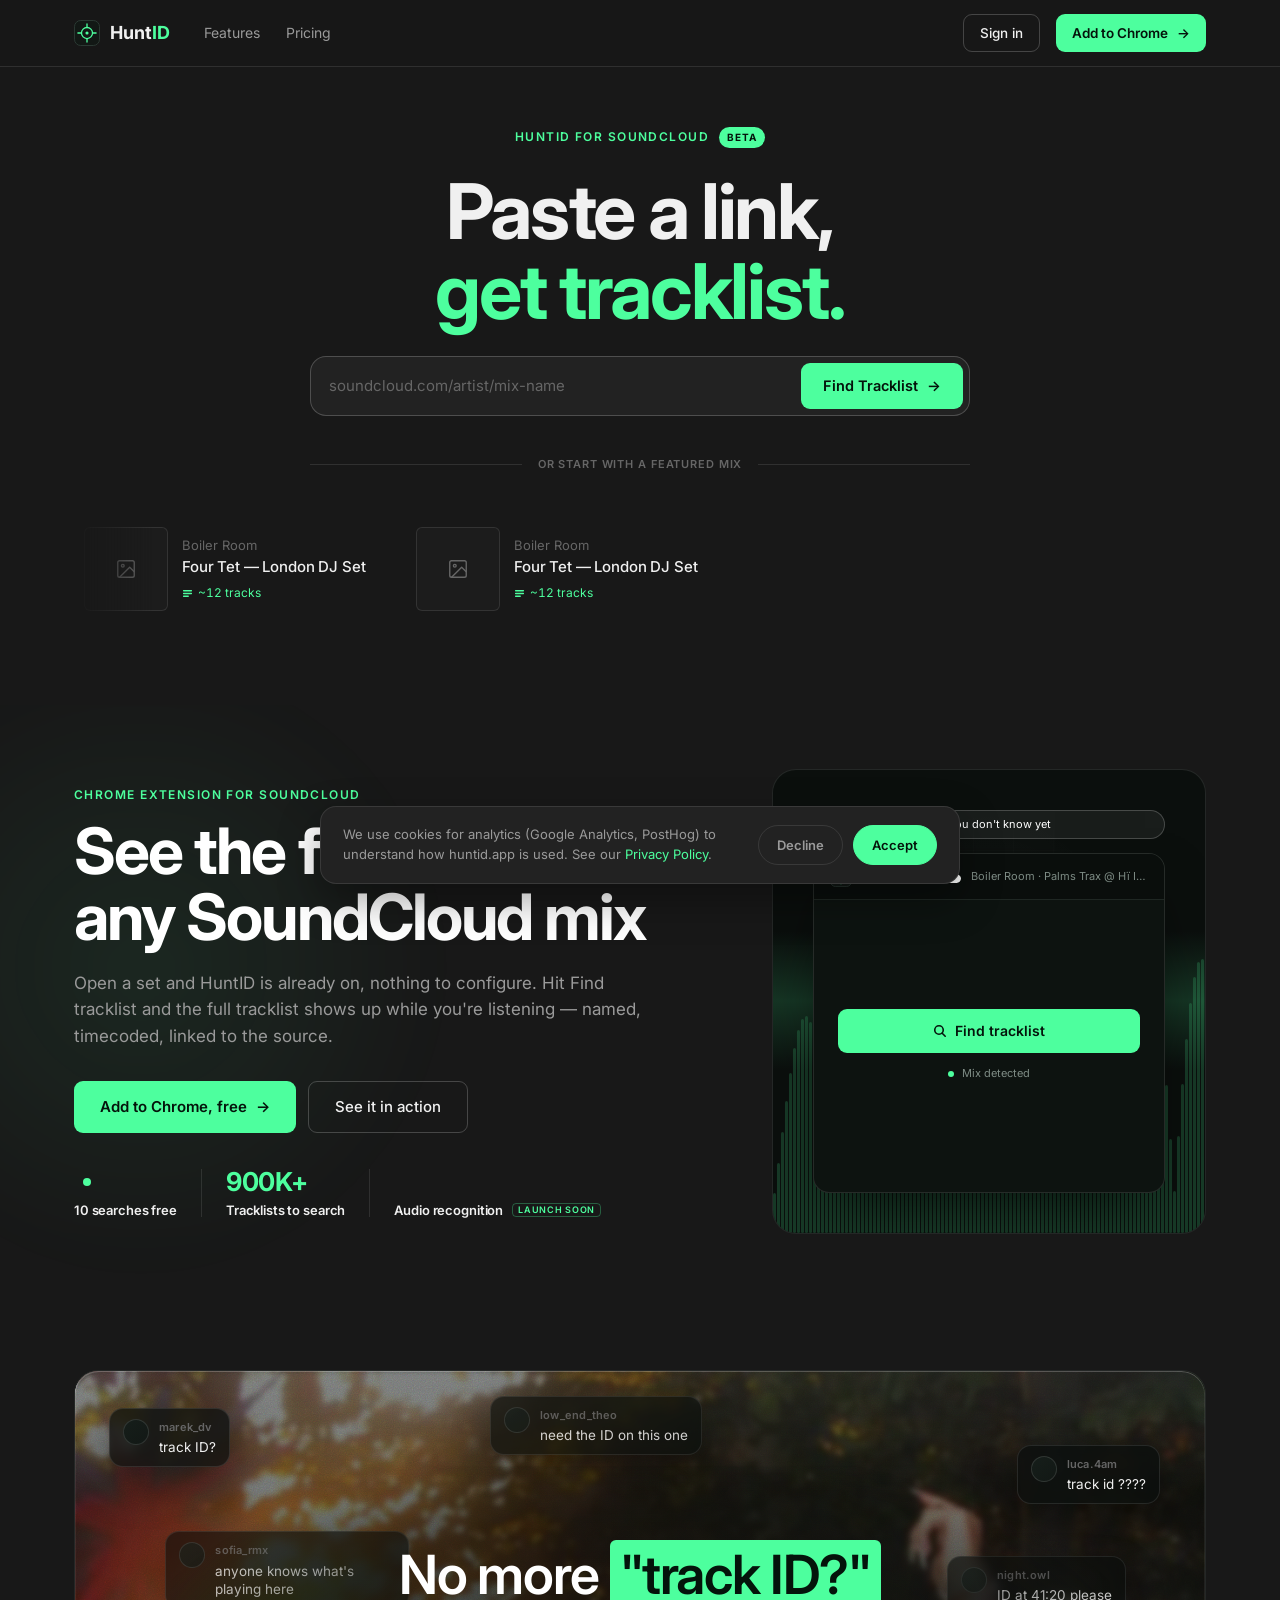
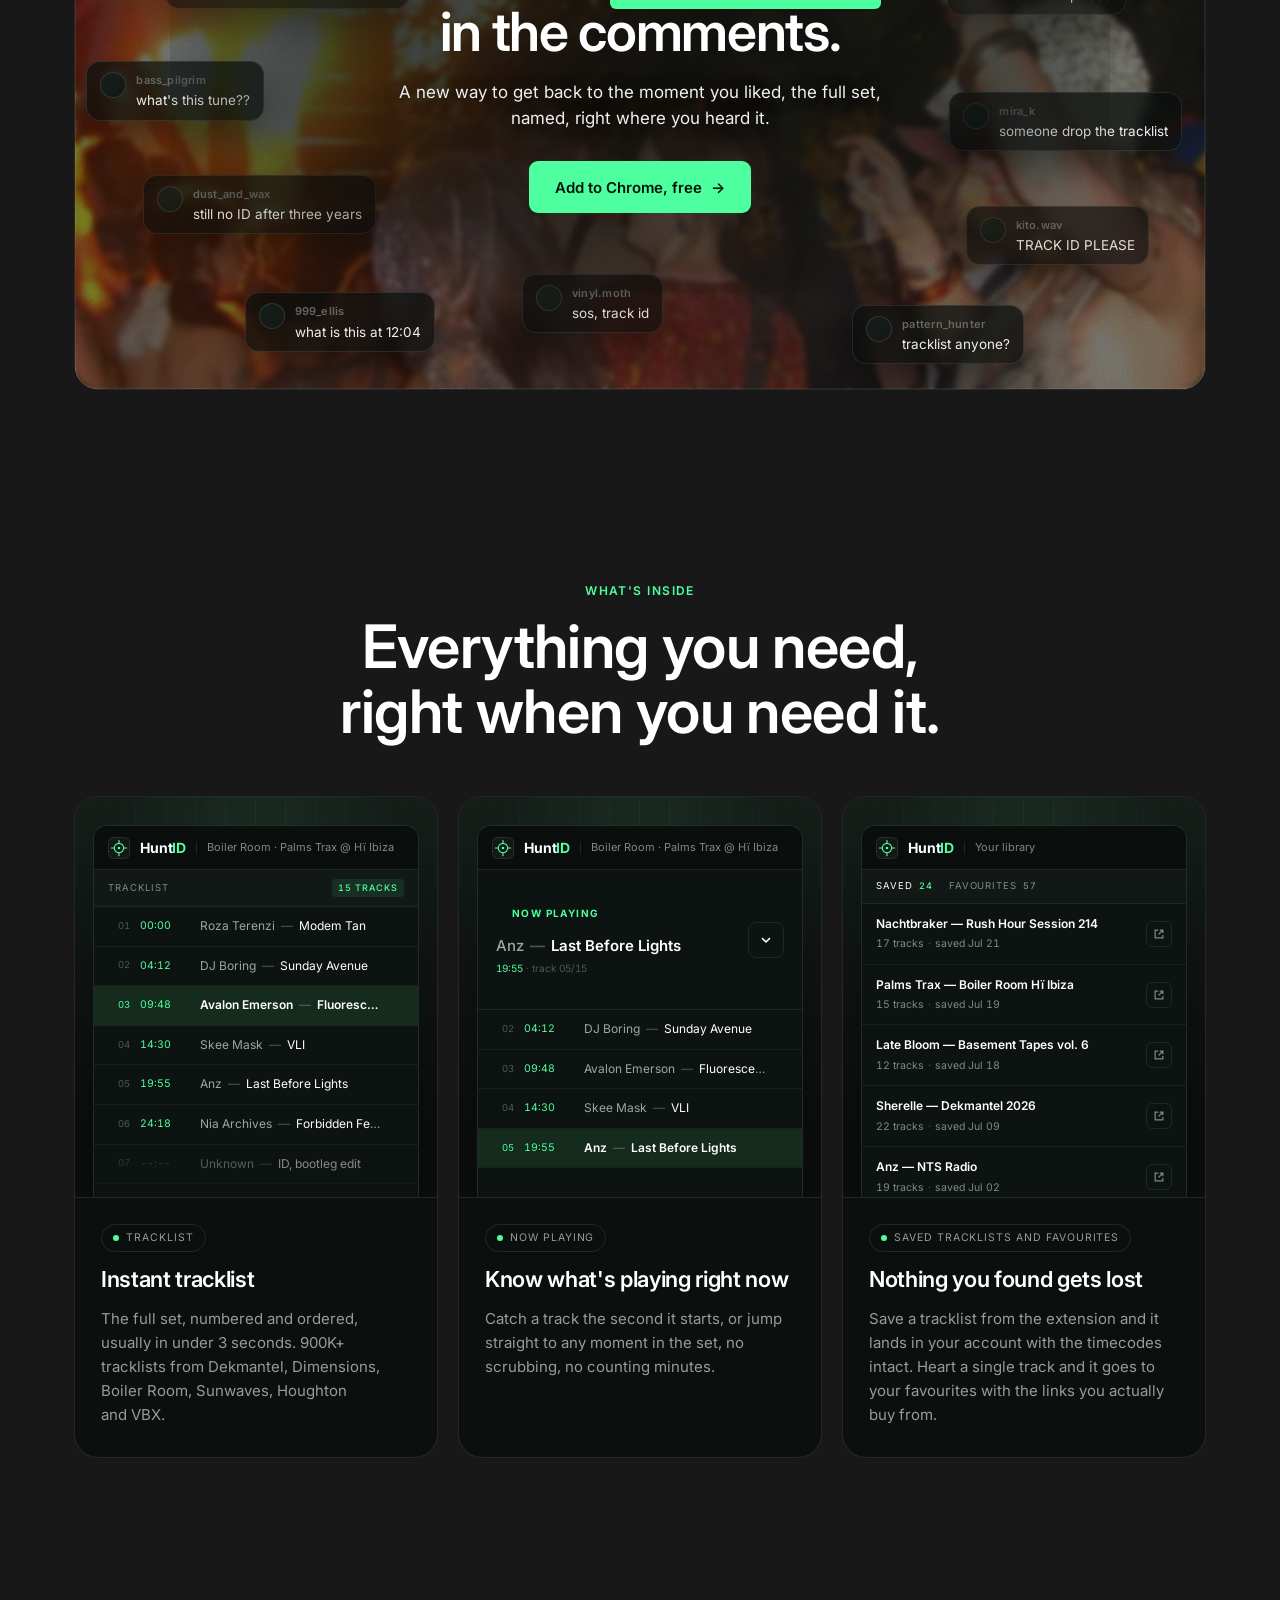
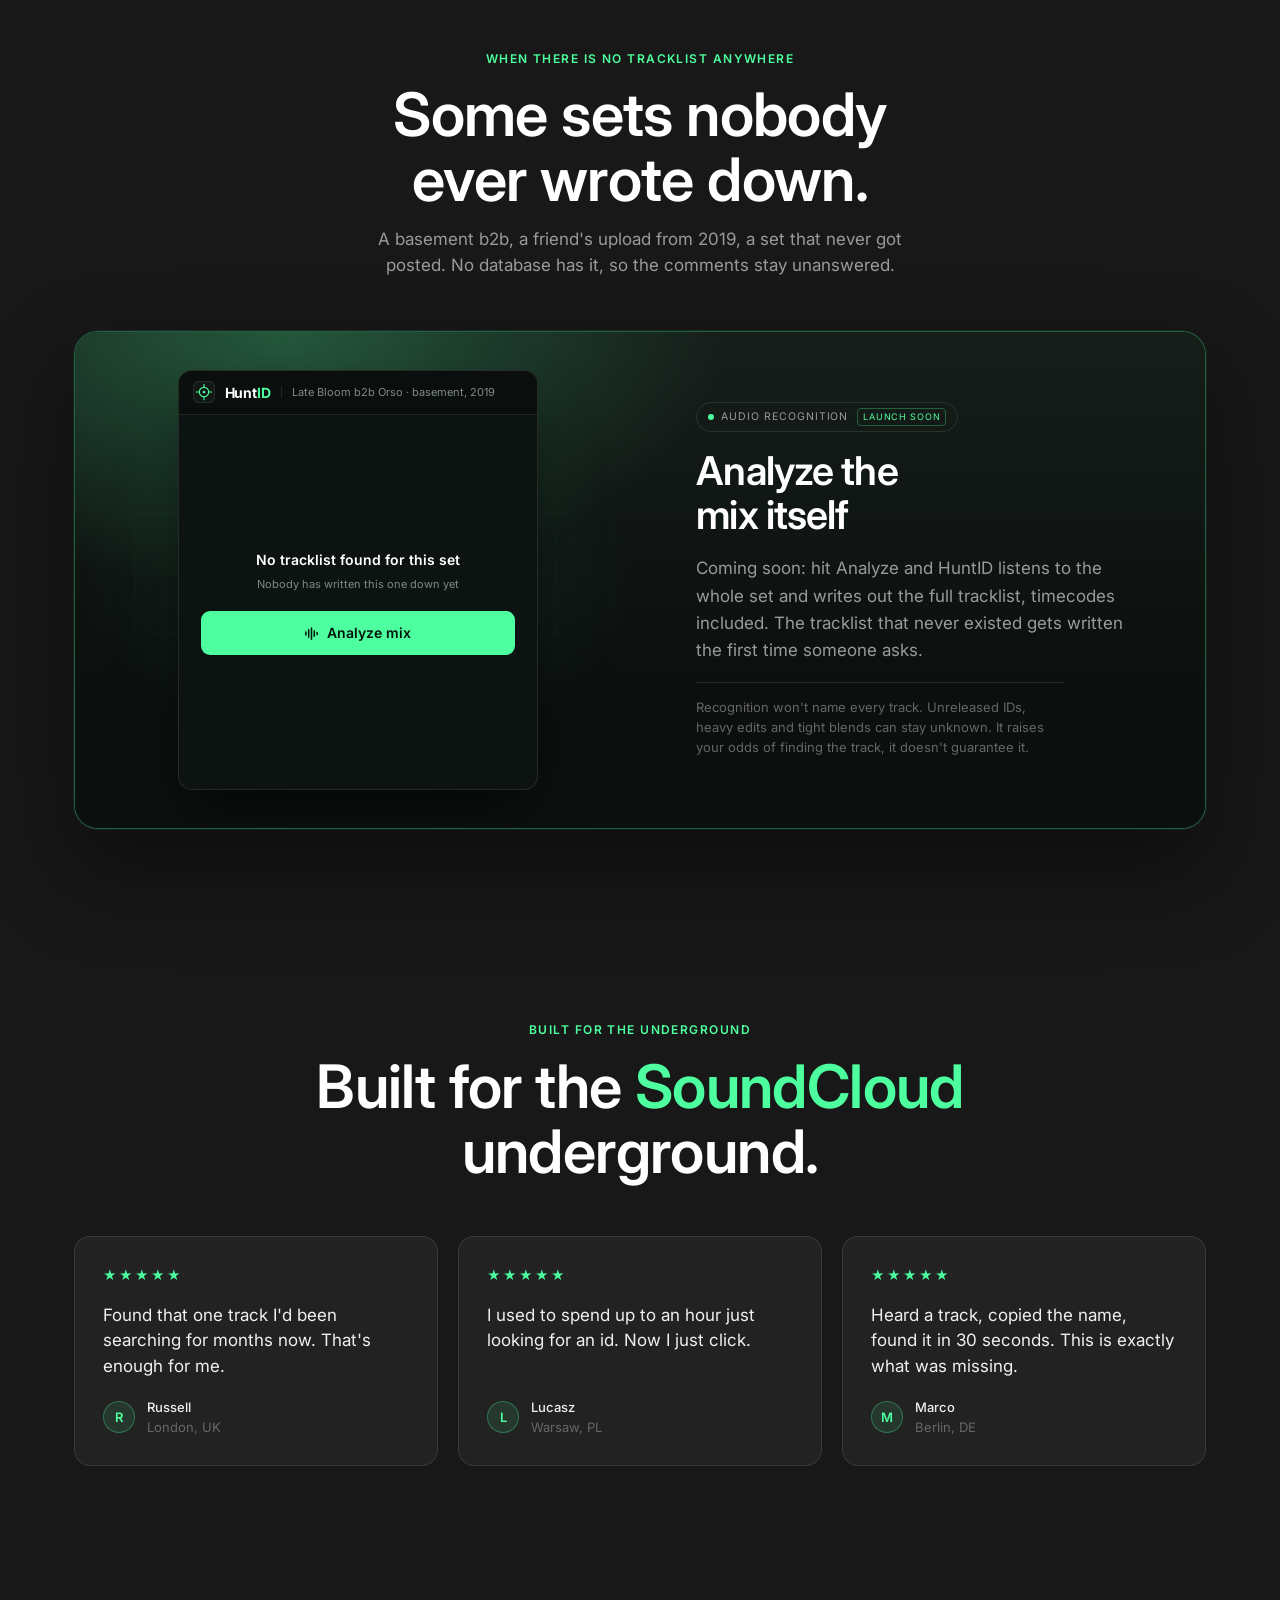
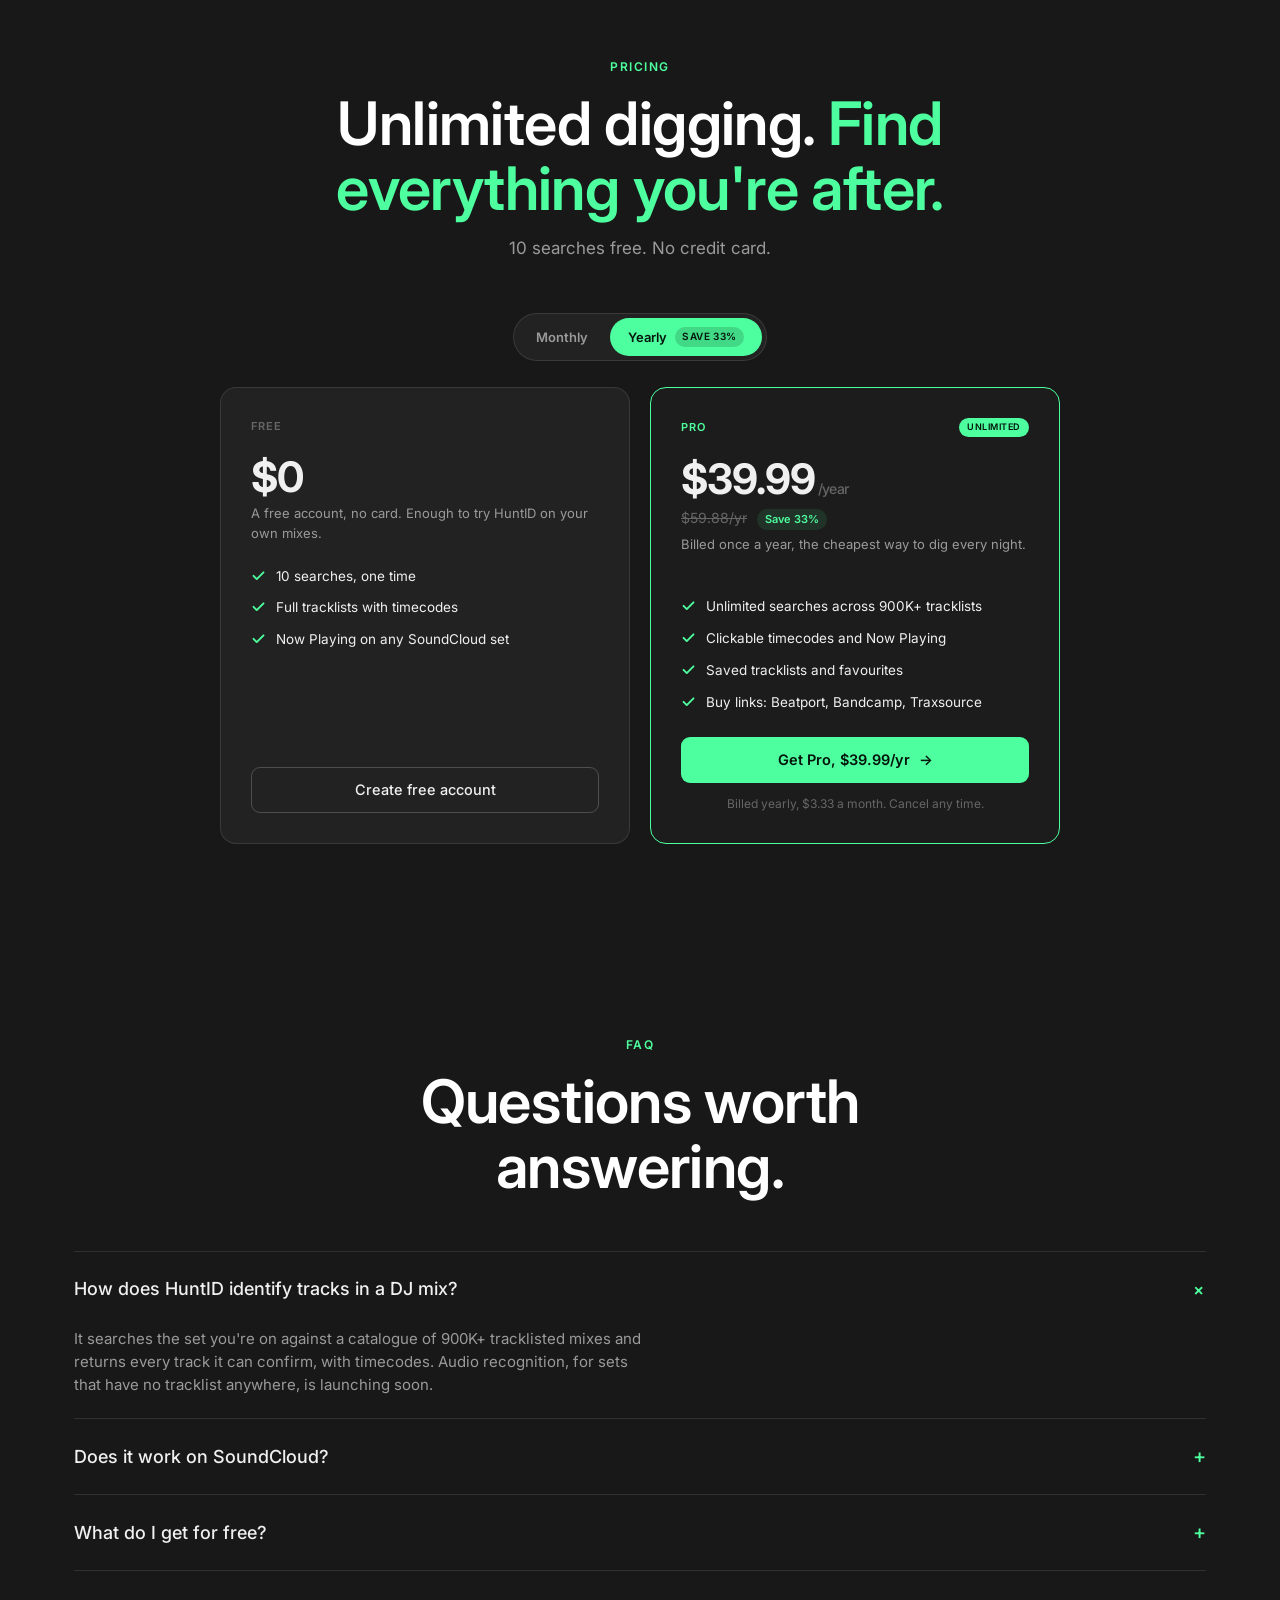
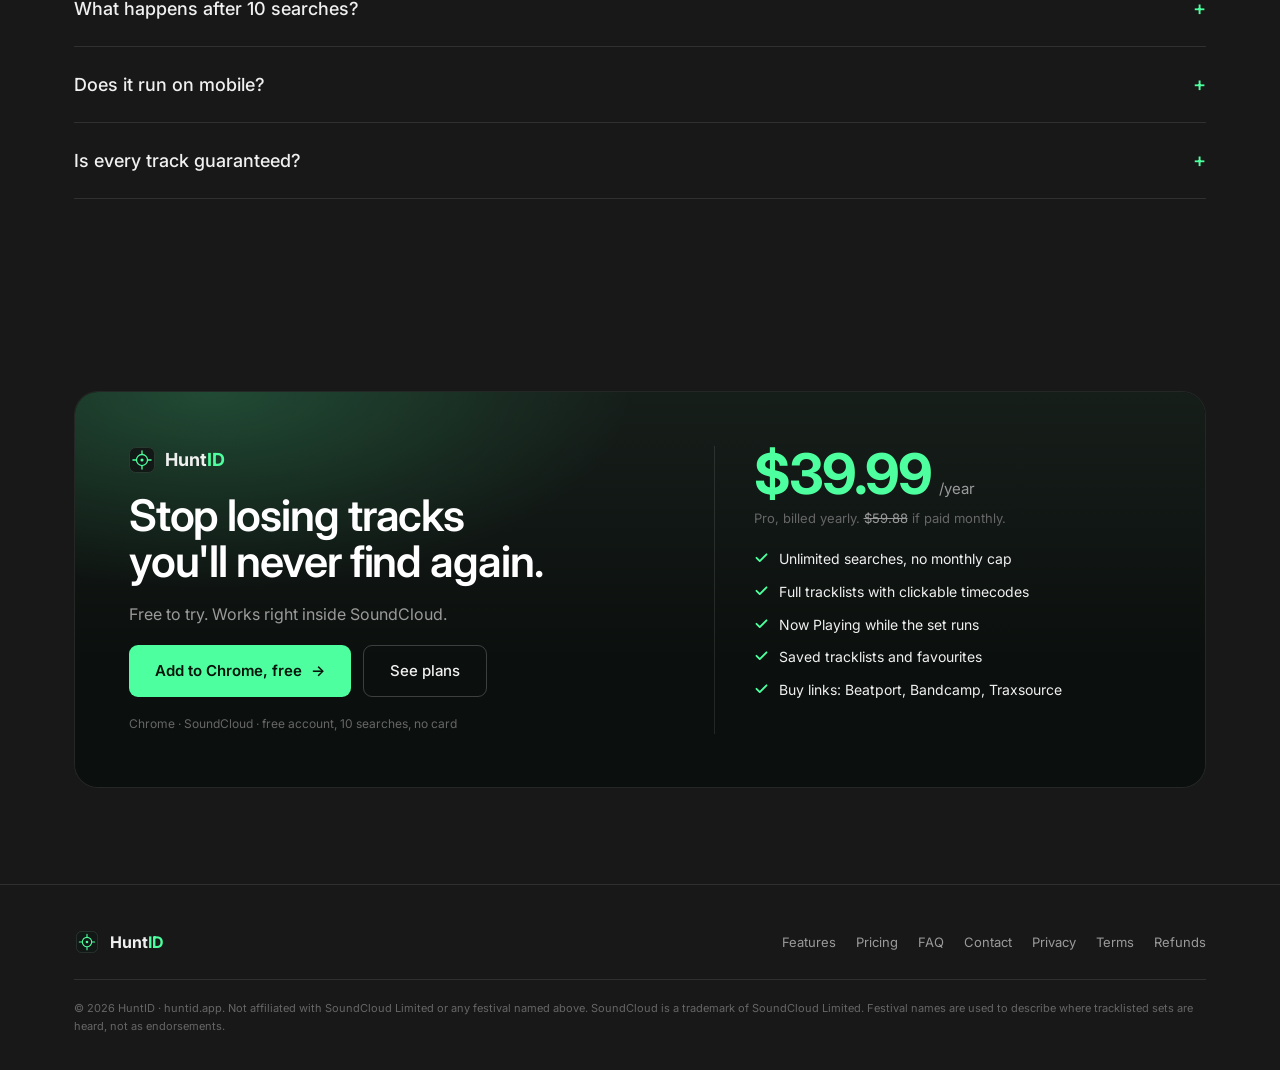
<file: index.html>
<!doctype html>
<html lang="en">
<head>
<meta charset="utf-8" />
<title>HuntID — That track you can't stop thinking about?</title>
<meta name="viewport" content="width=device-width, initial-scale=1" />
<meta name="description" content="For the tracks Shazam can't find. HuntID finds tracklists for DJ mixes on SoundCloud — click any timecode to jump right there." />
<!-- Chrome takes no extensions on mobile, so "Add to Chrome" is a dead end
     there. Flagged before first paint so the header never shows it. -->
<script>
  if (/Android|iPhone|iPad|iPod/i.test(navigator.userAgent) ||
      (navigator.maxTouchPoints > 1 && /Mac/i.test(navigator.userAgent))) {
    document.documentElement.classList.add('no-ext');
  }
</script>
<!-- Analytics consent gate: GA4 + PostHog load ONLY after the visitor accepts cookies -->
<script>
  window.huntidLoadAnalytics = function () {
    if (window.__huntidAnalyticsLoaded) return;
    window.__huntidAnalyticsLoaded = true;

    // Google Analytics 4
    var ga = document.createElement('script');
    ga.async = true;
    ga.src = 'https://www.googletagmanager.com/gtag/js?id=G-FSL80G4RP9';
    document.head.appendChild(ga);
    window.dataLayer = window.dataLayer || [];
    function gtag(){ dataLayer.push(arguments); }
    window.gtag = gtag;
    gtag('js', new Date());
    gtag('config', 'G-FSL80G4RP9');

    // PostHog
    !function(t,e){var o,n,p,r;e.__SV||(window.posthog=e,e._i=[],e.init=function(i,s,a){function g(t,e){var o=e.split(".");2==o.length&&(t=t[o[0]],e=o[1]),t[e]=function(){t.push([e].concat(Array.prototype.slice.call(arguments,0)))}}(p=t.createElement("script")).type="text/javascript",p.async=!0,p.src=s.api_host.replace(".i.posthog.com","-assets.i.posthog.com")+"/static/array.js",(r=t.getElementsByTagName("script")[0]).parentNode.insertBefore(p,r);var u=e;for(void 0!==a?u=e[a]=[]:a="posthog",u.people=u.people||[],u.toString=function(t){var e="posthog";return"posthog"!==a&&(e+="."+a),t||(e+=" (stub)"),e},u.people.toString=function(){return u.toString(1)+".people (stub)"},o="init be fs capture register register_once register_for_session unregister unregister_for_session getFeatureFlag getFeatureFlagPayload isFeatureFlagEnabled reloadFeatureFlags updateEarlyAccessFeatureEnrollment getEarlyAccessFeatures on onFeatureFlags onSessionId getSurveys getActiveMatchingSurveys renderSurvey canRenderSurvey getNextSurveyStep identify setPersonProperties group resetGroups setPersonPropertiesForFlags resetPersonPropertiesForFlags setGroupPropertiesForFlags resetGroupPropertiesForFlags reset get_distinct_id getGroups get_session_id get_session_replay_url alias set_config startSessionRecording stopSessionRecording sessionRecordingStarted captureException loadToolbar get_property getSessionProperty createPersonProfile opt_in_capturing opt_out_capturing has_opted_in_capturing has_opted_out_capturing clear_opt_in_out_capturing debug".split(" "),n=0;n<o.length;n++)g(u,o[n]);e._i.push([i,s,a])},e.__SV=1)}(document,window.posthog||[]);
    posthog.init('phc_mLEypmnYhEpYaecasRXCbhFE7oK4XEJhRB8njEyDy9vb', {
      api_host: 'https://eu.i.posthog.com',
      person_profiles: 'identified_only',
    });
  };

  // Load immediately only if the visitor previously accepted.
  try {
    if (localStorage.getItem('huntid_cookie_consent') === 'accepted') {
      window.huntidLoadAnalytics();
    }
  } catch (e) {}
</script>
<link rel="canonical" href="https://www.huntid.app/" />
<script type="application/ld+json" id="ld-app">
{"@context":"https://schema.org","@type":"SoftwareApplication","name":"HuntID","applicationCategory":"BrowserApplication","operatingSystem":"Chrome","description":"Chrome extension that finds the tracklist of any DJ mix on SoundCloud.","offers":[{"@type":"Offer","name":"Free","price":"0","priceCurrency":"USD"},{"@type":"Offer","name":"Pro monthly","price":"4.99","priceCurrency":"USD"},{"@type":"Offer","name":"Pro yearly","price":"39.99","priceCurrency":"USD"}]}
</script>
<link rel="icon" type="image/png" href="favicon.png?v=2" />
<link rel="preconnect" href="https://fonts.googleapis.com" />
<link rel="preconnect" href="https://fonts.gstatic.com" crossorigin />
<meta name="color-scheme" content="dark" />
<meta name="theme-color" content="#181818" />
<link href="https://fonts.googleapis.com/css2?family=Inter:wght@400;500;600;700&display=swap" rel="stylesheet" />
<link rel="stylesheet" href="/huntid.css?v=1" />
<style>
  /* ============================== legacy token aliases
     Tokens come from huntid.css (Green v2). These names predate it and map
     onto its tokens until the sections still using them are rebuilt. */
  :root {
    --surface:   var(--panel);
    --surface-2: var(--panel-2);
    --surface-3: var(--panel);
    --accent-strong: var(--accent-2);
    --border:    var(--line);
    --border-strong: var(--line-strong);
    --ink:       var(--bg);
    --paper:     var(--text);
    --shadow-card: var(--sh-mock);
    --shadow-popup: var(--sh-pop);
  }

  html, body { margin: 0; padding: 0; overflow-x: hidden; width: 100%; }
  html { scroll-behavior: smooth; }
  body { overflow-x: hidden; }
  a { color: inherit; text-decoration: none; }
  a:hover { color: inherit; }

  .display { font-weight: 700; letter-spacing: -0.03em; line-height: 1.03; color: var(--text-strong); }
  .mono { font-feature-settings: "tnum" 1; }

  /* ============================== nav
     .nav, .nav-row, .nav-links and .brand come from huntid.css. */
  nav.nav { background: color-mix(in srgb, var(--bg) 90%, transparent); }
  .grow { flex: 1; }
  /* Both stay hidden until the session resolves, so neither flashes the
     wrong state on load. */
  .nav-auth:not(.visible) { display: none; }
  .no-ext [data-track-cws="nav"] { display: none; }
  /* A CTA that has become a statement rather than an action. */
  .cta-inert {
    opacity: .5;
    pointer-events: none;
    background: var(--panel) !important;
    color: var(--text-dim) !important;
    border: 1px solid var(--line) !important;
    box-shadow: none !important;
  }

  /* ============================== eyebrow */
  /* The search hero's eyebrow sits in a centred column with a chip beside it. */
  .hero-cta .eyebrow {
    display: inline-flex; align-items: center; gap: 10px;
    margin-bottom: 0;
  }
  .eyebrow .chip-new {
    background: var(--accent);
    color: var(--on-accent);
    padding: 3px 8px;
    border-radius: 999px;
    font-size: 10px;
    letter-spacing: 0.1em;
    font-weight: 700;
  }

  /* ============================== sections */
  section { padding: var(--section-y) 0; }
  @media (max-width: 960px) { section { padding: 64px 0; } }

  /* ============================== hero cta (new top section) */
  .hero-cta {
    padding-top: 56px;
    padding-bottom: 80px;
  }
  .hero-center {
    max-width: 760px;
    margin: 0 auto;
    text-align: center;
  }
  .hero-center .eyebrow { justify-content: center; margin-bottom: 24px; }
  .hero-center h1 {
    font-family: inherit;
    font-size: clamp(44px, 6vw, 80px);
    font-weight: 700;
    letter-spacing: -0.03em;
    line-height: 1.04;
    margin: 0 0 24px;
  }
  .hero-center h1 .accent { color: var(--accent); }
  .hero-sub {
    margin: 0 auto 48px;
    font-size: 18px;
    color: var(--text-dim);
    max-width: 500px;
    line-height: 1.55;
  }

  /* SoundCloud URL input */
  .hero-input-wrap {
    display: flex;
    gap: 8px;
    background: var(--surface);
    border: 1px solid var(--border-strong);
    border-radius: var(--r-md);
    padding: 6px 6px 6px 18px;
    align-items: center;
    max-width: 660px;
    margin: 0 auto;
    transition: border-color 220ms, box-shadow 220ms;
  }
  .hero-input-wrap:focus-within {
    border-color: var(--accent);
    box-shadow: 0 0 0 4px var(--accent-soft);
  }
  .hero-input-wrap input {
    flex: 1;
    background: none;
    border: 0;
    outline: none;
    color: var(--text);
    font-family: inherit;
    font-size: 15px;
    padding: 12px 0;
    min-width: 0;
  }
  .hero-input-wrap input::placeholder { color: var(--text-faint); }
  .hero-find-btn {
    flex-shrink: 0;
    background: var(--accent);
    color: var(--on-accent);
    border: none;
    border-radius: var(--r-btn);
    padding: 0 22px;
    height: 46px;
    font-size: 14.5px;
    font-weight: 600;
    font-family: inherit;
    cursor: pointer;
    display: inline-flex;
    align-items: center;
    gap: 9px;
    transition: background var(--t-base);
    white-space: nowrap;
  }
  .hero-find-btn:hover { background: var(--accent-2); }
  .hero-find-btn:hover .arr { transform: translateX(3px); }

  /* mix divider */
  .mix-divider {
    display: flex;
    align-items: center;
    gap: 16px;
    margin: 40px auto;
    max-width: 660px;
    color: var(--text-faint);
    font-size: 11px;
    font-weight: 600;
    text-transform: uppercase;
    letter-spacing: 0.08em;
  }
  .mix-divider::before, .mix-divider::after {
    content: "";
    flex: 1;
    height: 1px;
    background: var(--border);
  }

  /* mix cards grid */
  /* The row is rendered twice, and the drift is driven by the container's
     own scroll rather than a transform — that way a finger moves it
     natively, with momentum, and the loop still has no seam. */
  .mix-marquee {
    position: relative;
    overflow-x: auto;
    overflow-y: hidden;
    padding: 4px 0;
    text-align: left;
    scrollbar-width: none;
    -ms-overflow-style: none;
    /* the page sets scroll-behavior:smooth, which would fight every frame */
    scroll-behavior: auto;
    /* a horizontal flick must not turn into browser back-navigation */
    overscroll-behavior-x: contain;
    -webkit-overflow-scrolling: touch;
    -webkit-mask-image: linear-gradient(to right, transparent, #000 7%, #000 93%, transparent);
    mask-image: linear-gradient(to right, transparent, #000 7%, #000 93%, transparent);
  }
  .mix-marquee::-webkit-scrollbar { display: none; }
  .mix-track {
    display: flex;
    gap: 12px;
    width: max-content;
  }
  /* Featured mix cards take the design's "Recommended" card: artwork,
     where it was played, what it is, and how many tracks are waiting. */
  .mix-track .mix-card { width: 320px; flex-shrink: 0; }
  .mix-card {
    display: grid; grid-template-columns: 84px 1fr; gap: 14px; align-items: center;
    padding: 10px; border-radius: 10px;
    cursor: pointer;
    transition: background 160ms;
  }
  .mix-card:hover { background: var(--panel); }
  .mix-art {
    position: relative; width: 84px; height: 84px; border-radius: 6px; overflow: hidden;
    background: var(--panel-2); border: 1px solid var(--line);
    display: grid; place-items: center; color: var(--text-faint);
  }
  .mix-art img { position: absolute; inset: 0; width: 100%; height: 100%; object-fit: cover; }
  .mix-art .pl {
    position: absolute; inset: 0; display: grid; place-items: center;
    background: rgba(0,0,0,.35); color: var(--text-strong);
    opacity: 0; transition: opacity 160ms;
  }
  .mix-card:hover .mix-art .pl { opacity: 1; }
  .mix-b { min-width: 0; display: flex; flex-direction: column; gap: 2px; }
  .mix-b .who { font-size: 13px; color: var(--text-faint); white-space: nowrap; overflow: hidden; text-overflow: ellipsis; }
  .mix-b h3 { font-size: 15px; font-weight: 500; color: var(--text); line-height: 1.35;
    display: -webkit-box; -webkit-box-orient: vertical; -webkit-line-clamp: 2; overflow: hidden; }
  .mix-stats { display: flex; align-items: center; gap: 5px; margin-top: 5px; font-size: 12px; color: var(--accent); font-feature-settings: "tnum" 1; }

  /* ============================== sign-up modal */
  .modal-overlay {
    position: fixed; inset: 0; z-index: 200;
    display: none;
    align-items: center; justify-content: center;
    background: rgba(0,0,0,0.72);
    backdrop-filter: blur(6px);
    -webkit-backdrop-filter: blur(6px);
    padding: 24px;
  }
  .modal-overlay.open { display: flex; }
  .modal-card {
    background: var(--surface);
    border: 1px solid var(--border-strong);
    border-radius: 24px;
    width: 100%; max-width: 720px;
    max-height: calc(100vh - 32px);
    overflow-y: auto;
    box-shadow: var(--shadow-popup);
    position: relative;
    animation: modal-in 300ms cubic-bezier(.22,1,.36,1);
  }
  /* What an account gets on the left, the one way to make it on the right. */
  .modal-split { display: grid; grid-template-columns: 1fr 1fr; }
  .modal-perks {
    background: var(--surface-2);
    border-right: 1px solid var(--border);
    padding: 36px 32px;
  }
  .modal-stat {
    padding-bottom: 22px; margin-bottom: 22px;
    border-bottom: 1px solid var(--border);
  }
  .modal-stat-num {
    font-family: inherit;
    font-size: 26px; font-weight: 700; letter-spacing: -0.02em;
    line-height: 1.1; color: var(--text);
  }
  .modal-stat-cap { margin-top: 4px; font-size: 14px; color: var(--accent); font-weight: 500; }
  .modal-perks-eyebrow {
    font-size: 11px; font-weight: 700;
    letter-spacing: 0.1em; text-transform: uppercase;
    color: var(--accent); margin-bottom: 20px;
  }
  .modal-perks ul {
    list-style: none; margin: 0; padding: 0;
    display: flex; flex-direction: column; gap: 15px;
  }
  .modal-perks li {
    display: flex; gap: 12px; align-items: flex-start;
    font-size: 14px; font-weight: 500; line-height: 1.35;
    color: var(--text); text-align: left;
  }
  .modal-perks li small {
    display: block; margin-top: 2px;
    font-size: 12.5px; font-weight: 400; color: var(--text-dim);
  }
  .modal-perks .ck {
    flex-shrink: 0; margin-top: 1px;
    width: 20px; height: 20px; border-radius: 50%;
    background: var(--accent-soft); color: var(--accent);
    display: inline-flex; align-items: center; justify-content: center;
  }
  .modal-badge {
    display: inline-block; margin-left: 6px; vertical-align: 1px;
    padding: 2px 7px; border-radius: 5px;
    background: var(--accent); color: var(--on-accent);
    font-size: 9.5px; font-weight: 700;
    letter-spacing: 0.06em; text-transform: uppercase;
  }
  .modal-auth {
    padding: 44px 36px 32px;
    display: flex; flex-direction: column; justify-content: center;
    text-align: center;
  }
  .modal-auth .modal-google-btn { margin-top: 0; }
  .modal-legal {
    margin-top: 18px;
    font-size: 11.5px; line-height: 1.5; color: var(--text-faint);
  }
  .modal-legal a { color: var(--text-dim); text-decoration: underline; text-underline-offset: 2px; }
  .modal-legal a:hover { color: var(--text); }
  /* Stacked on a phone, with the button first: it has to be reachable
     without scrolling, and the perks read as the reason underneath. */
  @media (max-width: 720px) {
    .modal-split { grid-template-columns: 1fr; }
    .modal-auth { order: -1; padding: 40px 24px 24px; }
    .modal-perks { border-right: 0; border-top: 1px solid var(--border); padding: 22px 24px 26px; }
    .modal-perks ul { gap: 11px; }
    .modal-perks li small { display: none; }
    .modal-stat { padding-bottom: 16px; margin-bottom: 16px; }
    .modal-stat-num { font-size: 22px; }
  }
  @keyframes modal-in {
    from { opacity: 0; transform: translateY(16px) scale(0.97); }
    to   { opacity: 1; transform: none; }
  }
  .modal-close {
    position: absolute; top: 14px; right: 14px;
    width: 30px; height: 30px; border-radius: 50%;
    background: var(--surface-3);
    display: inline-flex; align-items: center; justify-content: center;
    color: var(--text-dim); cursor: pointer; border: none;
    font-size: 18px; line-height: 1;
    transition: background 200ms;
  }
  .modal-close:hover { background: var(--border-strong); }
  .modal-title {
    font-family: inherit;
    font-size: 22px; font-weight: 700;
    letter-spacing: -0.02em; margin: 0 0 6px;
  }
  .modal-sub {
    font-size: 13px; color: var(--text-dim);
    margin-bottom: 24px; line-height: 1.5;
  }
  .modal-mix-preview {
    background: var(--surface-2);
    border: 1px solid var(--border);
    border-radius: 10px;
    padding: 10px 14px;
    margin-bottom: 20px;
    font-size: 13px; color: var(--text-dim);
    display: none;
  }
  .modal-mix-preview strong {
    color: var(--text); display: block;
    font-size: 14px; margin-bottom: 2px;
  }
  .modal-google-btn {
    width: 100%; height: 52px;
    background: #fff; color: #3c4043; border: 1px solid #dadce0;
    border-radius: 12px; font-size: 15px; font-weight: 500;
    font-family: inherit;
    cursor: pointer; margin-top: 20px;
    display: flex; align-items: center; justify-content: center; gap: 10px;
    transition: background 150ms, box-shadow 150ms;
    box-shadow: 0 1px 3px rgba(0,0,0,.12);
  }
  .modal-google-btn:hover {
    background: #f8f9fa;
    box-shadow: 0 2px 8px rgba(0,0,0,.18);
  }
  .modal-success { text-align: center; display: none; padding: 56px 40px; }
  .modal-success-icon {
    width: 52px; height: 52px;
    background: var(--accent-soft); border-radius: 50%;
    display: inline-flex; align-items: center; justify-content: center;
    margin-bottom: 16px; color: var(--accent); font-size: 24px;
  }
  .modal-success h3 {
    font-family: inherit;
    font-size: 20px; margin: 0 0 8px;
  }
  .modal-success p { font-size: 14px; color: var(--text-dim); margin: 0; }

  /* ============================== install modal: the extension at work on the
     left, what it gives on the right — the item lit is the one playing */
  .im-card { max-width: 880px; }
  .im-split { display: grid; grid-template-columns: 1fr 1fr; }
  .im-show {
    position: relative; overflow: hidden;
    display: flex; flex-direction: column; align-items: center; gap: 22px;
    justify-content: center;
    padding: 30px 26px;
    border-right: 1px solid var(--border);
    background: radial-gradient(ellipse 70% 60% at 50% 30%, color-mix(in srgb, var(--accent) 13%, transparent), transparent 70%),
                linear-gradient(180deg, var(--app-panel-2) 0%, var(--app-bg) 80%);
  }
  .im-show::before {
    content: ""; position: absolute; inset: 0;
    background-image: linear-gradient(color-mix(in srgb, var(--accent) 9%, transparent) 1px, transparent 1px),
                      linear-gradient(90deg, color-mix(in srgb, var(--accent) 9%, transparent) 1px, transparent 1px);
    background-size: 30px 30px;
    mask-image: radial-gradient(ellipse at 50% 30%, #000, transparent 72%);
    -webkit-mask-image: radial-gradient(ellipse at 50% 30%, #000, transparent 72%);
  }
  .im-stat { position: relative; z-index: 2; font-size: 13.5px; color: var(--text-dim); text-align: center; }
  .im-stat b { color: var(--text); font-weight: 700; }
  /* the whole popup at its real size, every state filling it */
  .im-show .xp { height: 420px; }
  .im-body { position: relative; height: calc(100% - 44px); }
  .im-st { position: absolute; inset: 0; opacity: 0; transform: translateY(8px); transition: opacity .38s ease, transform .38s ease; }
  .im-st.on { opacity: 1; transform: none; }
  .im-st.an-center { display: flex; flex-direction: column; align-items: center; justify-content: center; gap: 12px; padding-bottom: 40px; }
  .im-st.on .im-rows .xp-row { animation: im-row .34s ease both; }
  .im-st.on .im-rows .xp-row:nth-child(2) { animation-delay: .08s; }
  .im-st.on .im-rows .xp-row:nth-child(3) { animation-delay: .16s; }
  .im-st.on .im-rows .xp-row:nth-child(4) { animation-delay: .24s; }
  .im-st.on .im-rows .xp-row:nth-child(5) { animation-delay: .32s; }
  .im-st.on .im-rows .xp-row:nth-child(6) { animation-delay: .40s; }
  .im-st.on .im-rows .xp-row:nth-child(7) { animation-delay: .48s; }
  .im-st.on .im-rows .xp-row:nth-child(8) { animation-delay: .56s; }
  @keyframes im-row { from { opacity: 0; transform: translateY(6px); } to { opacity: 1; transform: none; } }
  .xp-row .tc.hit { animation: im-hit .5s ease; }
  @keyframes im-hit { 0% { transform: none; } 40% { transform: scale(1.35); } 100% { transform: none; } }
  .im-st.on .xp-it.im-new { animation: im-new 1.6s ease both; }
  @keyframes im-new {
    0% { opacity: 0; transform: translateY(-10px); background: var(--accent-soft); }
    25% { opacity: 1; transform: none; background: var(--accent-soft); }
    100% { background: transparent; }
  }
  .im-copy { padding: 48px 38px 34px; display: flex; flex-direction: column; justify-content: center; }
  .im-copy .modal-title { font-size: 26px; line-height: 1.15; margin-bottom: 8px; }
  .im-perks { list-style: none; margin: 22px 0 26px; padding: 0; display: flex; flex-direction: column; gap: 6px; }
  .im-perks li {
    display: flex; gap: 12px; align-items: flex-start;
    padding: 10px 12px; border-radius: 12px; border: 1px solid transparent;
    font-size: 14.5px; font-weight: 500; line-height: 1.35; color: var(--text-dim);
    transition: background .35s ease, border-color .35s ease, color .35s ease;
  }
  .im-perks li small { display: block; margin-top: 2px; font-size: 12.5px; font-weight: 400; color: var(--text-faint); }
  .im-perks li.on { background: var(--surface-2); border-color: var(--border); color: var(--text); }
  .im-perks .ck {
    flex-shrink: 0; margin-top: 1px;
    width: 20px; height: 20px; border-radius: 50%;
    background: var(--accent-soft); color: var(--accent);
    display: inline-flex; align-items: center; justify-content: center;
  }
  .im-copy .btn { width: 100%; justify-content: center; }
  .im-later {
    margin-top: 12px; align-self: center;
    background: none; border: 0; cursor: pointer;
    font-family: inherit; font-size: 13px; color: var(--text-faint);
  }
  .im-later:hover { color: var(--text-dim); }
  @media (max-width: 760px) {
    .im-split { grid-template-columns: 1fr; }
    .im-show { display: none; }
    .im-copy { padding: 44px 24px 24px; }
  }

  /* the quiet version under a tracklist, for whoever the modal is done with */
  .install-banner {
    display: flex; align-items: center; justify-content: space-between; gap: 14px;
    margin: 4px 16px 16px; padding: 14px 16px;
    border: 1px solid var(--border); border-radius: 14px; background: var(--surface-2);
    font-size: 13.5px; color: var(--text-dim); line-height: 1.45;
  }
  .install-banner b { color: var(--text); font-weight: 600; }
  .install-banner a { flex-shrink: 0; color: var(--accent); font-weight: 600; text-decoration: none; white-space: nowrap; }
  .install-banner a:hover { color: var(--accent-2); }

  /* ============================== search result block */
  .result-block {
    margin-top: 20px;
    background: var(--surface);
    border: 1px solid var(--border);
    border-radius: 20px;
    overflow: hidden;
    text-align: left;
  }
  @keyframes status-pulse {
    0%, 100% { opacity: 0.35; }
    50%       { opacity: 1; }
  }
  #search-status {
    margin: 16px 4px 12px;
    font-size: 13px;
    color: var(--text-faint);
    min-height: 18px;
  }
  #search-status.is-loading {
    animation: status-pulse 1.4s ease-in-out infinite;
  }
  .result-more-loading {
    display: block; width: 100%; text-align: left;
    padding: 12px 20px 16px;
    font-size: 13px; color: var(--text-faint);
    animation: status-pulse 1.4s ease-in-out infinite;
  }
  .result-more-loading.is-stuck {
    animation: none; border: 0; background: none; cursor: pointer;
    font-family: inherit; color: var(--accent);
  }
  .result-empty {
    padding: 28px 20px;
    text-align: center;
    color: var(--text-dim);
    font-size: 14px;
    line-height: 1.6;
  }
  .result-empty strong { display: block; color: var(--text); font-size: 15px; margin-bottom: 4px; }
  .result-header {
    display: flex;
    gap: 14px;
    align-items: center;
    padding: 18px 20px 14px;
    border-bottom: 1px solid var(--border);
  }
  .result-artwork {
    width: 64px; height: 64px;
    border-radius: 10px;
    object-fit: cover;
    flex-shrink: 0;
    background: var(--surface-2);
  }
  .result-artwork-placeholder {
    width: 64px; height: 64px;
    border-radius: 10px;
    background: var(--surface-2);
    flex-shrink: 0;
    display: flex; align-items: center; justify-content: center;
    color: var(--text-faint);
    font-size: 24px;
  }
  .result-meta { min-width: 0; }
  .result-meta-grow { flex: 1; }
  .result-skel {
    background: var(--surface-2);
    border-radius: 6px;
    animation: status-pulse 1.4s ease-in-out infinite;
  }
  /* Sits inside the real title/artist lines, so the skeleton is exactly as tall. */
  .result-skel-text { display: inline-block; height: 0.8em; vertical-align: middle; }
  .result-meta-label {
    font-size: 11px; color: var(--text-faint);
    letter-spacing: .06em; text-transform: uppercase;
    margin-bottom: 3px;
  }
  .result-meta-title {
    font-size: 15px; font-weight: 600; color: var(--text);
    line-height: 1.3; min-height: 1.3em;
    white-space: nowrap; overflow: hidden; text-overflow: ellipsis;
  }
  /* Every line keeps its height even while empty. The header is drawn in
     three passes — skeleton, then the mix, then the track count — and the
     artwork is centred against these lines, so any line that grew would
     move it. */
  .result-meta-artist {
    font-size: 13px; color: var(--text-dim); margin-top: 2px;
    line-height: 1.5; min-height: 1.5em;
  }
  .result-meta-count {
    font-size: 12px; color: var(--text-faint); margin-top: 4px;
    line-height: 1.5; min-height: 1.5em;
  }
  /* visible tracks */
  .result-tracks-visible { padding: 0 20px; }
  .result-track-row {
    display: grid;
    grid-template-columns: 28px 1fr;
    gap: 8px;
    align-items: baseline;
    padding: 9px 0;
    border-bottom: 1px solid var(--border);
    font-size: 13px;
  }
  .result-track-row:last-child { border-bottom: none; }
  .result-track-num {
    color: var(--text-faint);
    font-size: 12px;
    font-feature-settings: "tnum" 1;
    text-align: right;
    padding-top: 1px;
  }
  .result-track-artist { color: var(--accent); font-weight: 500; }
  .result-track-title  { color: var(--text); }
  /* blur + gate */
  .result-gate-wrap {
    position: relative;
    overflow: hidden;
  }
  .result-blur-tracks {
    padding: 0 20px;
    user-select: none;
    pointer-events: none;
  }
  .result-blur-tracks .result-track-row:nth-child(1) {
    filter: blur(2px);
    opacity: 0.85;
  }
  .result-blur-tracks .result-track-row:nth-child(2) {
    filter: blur(5px);
    opacity: 0.65;
  }
  .result-blur-tracks .result-track-row:nth-child(3) {
    filter: blur(9px);
    opacity: 0.4;
  }
  .result-gate {
    position: absolute;
    inset: 0;
    background: linear-gradient(to bottom, transparent 30%, rgba(26,26,26,.85) 55%, rgba(26,26,26,.98) 72%);
    display: flex;
    flex-direction: column;
    align-items: center;
    justify-content: flex-end;
    padding-bottom: 28px;
    gap: 8px;
  }
  .result-gate-label {
    font-size: 13px; color: var(--text-dim);
  }
  .result-gate-btn {
    background: var(--accent); color: var(--on-accent);
    border: none; border-radius: var(--r-btn);
    height: 46px; padding: 0 22px;
    font-size: 14.5px; font-weight: 600;
    font-family: inherit;
    cursor: pointer;
    display: flex; align-items: center; gap: 9px;
    transition: background var(--t-base);
  }
  .result-gate-btn:hover { background: var(--accent-2); }

  /* ============================== section head (design system) */
  .sh { max-width: 680px; margin: 0 auto 52px; text-align: center; }
  .sh h2 { font-size: clamp(38px, 4.8vw, 60px); color: var(--text-strong); }
  .lede { color: var(--text-dim); font-size: 17px; max-width: 52ch; }
  .sh .lede { margin: 14px auto 0; }
  #proof .sh { max-width: 900px; }
  .ctas { display: flex; gap: 12px; flex-wrap: wrap; }

  /* ============================== hero: the extension, running on a mix */
  .hero { padding: 64px 0 40px; position: relative; overflow: hidden; }
  .hero-glow { position: absolute; left: -14%; top: -10%; width: 640px; height: 640px; background: radial-gradient(circle, color-mix(in srgb, var(--accent) 7%, transparent), transparent 68%); filter: blur(20px); pointer-events: none; z-index: -1; }
  .hero-grid { display: grid; grid-template-columns: 1.2fr .8fr; gap: 48px; align-items: stretch; }
  .hero-copy { display: flex; flex-direction: column; justify-content: center; }
  .hero-copy h1 { font-size: clamp(42px, 5.2vw, 64px); line-height: 1.03; letter-spacing: -.03em; font-weight: 700; color: var(--text-strong); }
  .hero-copy .lede { margin-top: 20px; }
  .hero-copy .ctas { margin-top: 32px; }
  .hero-stats-mini { display: flex; margin-top: 36px; }
  .stat-card { display: flex; flex-direction: column; gap: 8px; padding: 0 24px; border-right: 1px solid var(--line); }
  .stat-card:first-child { padding-left: 0; }
  .stat-card:last-child { border-right: 0; }
  .stat-card h3 { font-size: 13px; color: var(--text); display: flex; align-items: center; gap: 9px; }
  .hero-stats-mini .stat-num { font-size: 26px; }
  .feat-beta { display: inline-block; font-size: 9px; letter-spacing: .08em; text-transform: uppercase; color: var(--accent); border: 1px solid var(--accent-border); border-radius: 4px; padding: 1px 5px; white-space: nowrap; }
  .sync-scan { width: 26px; height: 26px; position: relative; flex-shrink: 0; }
  .sync-scan .dot, .sync-scan .ring { position: absolute; top: 50%; left: 50%; width: 8px; height: 8px; margin: -4px 0 0 -4px; border-radius: 50%; }
  .sync-scan .dot { background: var(--accent); }
  .sync-scan .ring { border: 1.5px solid var(--accent); animation: syncping 1.8s ease-out infinite; opacity: 0; }
  .sync-scan .ring:nth-child(3) { animation-delay: .6s; }
  @keyframes syncping { 0% { width: 8px; height: 8px; margin: -4px 0 0 -4px; opacity: .8; } 100% { width: 26px; height: 26px; margin: -13px 0 0 -13px; opacity: 0; } }
  .eq-viz { display: flex; align-items: flex-end; gap: 4px; height: 26px; }
  .eq-viz i { width: 5px; border-radius: 2px; background: var(--accent); animation: eqviz 1.3s ease-in-out infinite; }
  @keyframes eqviz { 0%, 100% { height: 22%; } 50% { height: 100%; } }

  .flow-frame { background: var(--app-bg); border-radius: var(--r-lg); padding: 40px; position: relative; overflow: hidden; border: 1px solid var(--line); display: flex; align-items: center; justify-content: center; }
  .flow-frame::before { content: ""; position: absolute; inset: 0; background: radial-gradient(ellipse 50% 60% at 50% 50%, rgba(255,255,255,.04), transparent 70%); }
  .flow-frame::after { content: ""; position: absolute; inset: 0; background-image: linear-gradient(rgba(255,255,255,.05) 1px, transparent 1px), linear-gradient(90deg, rgba(255,255,255,.05) 1px, transparent 1px); background-size: 40px 40px; -webkit-mask-image: radial-gradient(ellipse at center, #000 0%, transparent 70%); mask-image: radial-gradient(ellipse at center, #000 0%, transparent 70%); opacity: .8; }
  .hero-waves { position: absolute; left: 0; right: 0; bottom: 0; height: 45%; display: flex; align-items: flex-end; justify-content: space-between; gap: 1px; pointer-events: none; opacity: .18; z-index: 1; }
  .hero-waves i { width: 3px; flex: 0 0 3px; background: var(--accent); border-radius: 2px; animation: wave 1.4s ease-in-out infinite; transform-origin: bottom; }
  @keyframes wave { 0%, 100% { transform: scaleY(.4); } 50% { transform: scaleY(1); } }
  .scan-sweep { position: absolute; left: 0; right: 0; height: 140px; z-index: 2; background: linear-gradient(180deg, transparent, color-mix(in srgb, var(--accent) 16%, transparent), transparent); animation: sweepup 6s ease-in-out infinite; pointer-events: none; }
  @keyframes sweepup { 0% { transform: translateY(560px); } 50% { transform: translateY(-140px); } 100% { transform: translateY(560px); } }
  .flow-wrap { position: relative; z-index: 2; max-width: 360px; margin: 0 auto; width: 100%; }
  .flow-badge { display: flex; align-items: center; gap: 8px; background: rgba(255,255,255,.06); border: 1px solid var(--line-strong); border-radius: var(--r-pill); padding: 6px 14px; font-size: 11px; color: var(--text-strong); margin-bottom: 14px; height: 29px; }
  .flow-badge .num { color: var(--accent); font-weight: 700; flex-shrink: 0; font-feature-settings: "tnum" 1; }
  .flow-badge span:last-child { overflow: hidden; text-overflow: ellipsis; white-space: nowrap; }
  .flow-shell { position: relative; background: var(--ext-bg); border: 1px solid var(--line); border-radius: var(--r-md); overflow: hidden; box-shadow: var(--sh-mock); height: 340px; }
  .flow-head { height: 46px; display: flex; align-items: center; gap: 10px; padding: 0 16px; background: var(--ext-head); border-bottom: 1px solid var(--ext-line); }
  .flow-name { font-weight: 700; font-size: 14px; color: var(--text-strong); }
  .flow-name em { font-style: normal; color: var(--accent); }
  .flow-sep { width: 1px; height: 12px; background: var(--ext-line); }
  .flow-mix { flex: 1; min-width: 0; font-size: 11px; color: var(--ext-muted); white-space: nowrap; overflow: hidden; text-overflow: ellipsis; text-align: right; }
  .flow-body { position: relative; overflow: hidden; height: calc(100% - 46px); }
  .flow-view { position: absolute; inset: 0; opacity: 0; transform: translateY(8px); transition: opacity 380ms ease, transform 380ms ease; pointer-events: none; }
  .flow-view.show { position: relative; opacity: 1; transform: none; pointer-events: auto; }
  .flow-find, .flow-loading, .flow-now { height: 100%; display: flex; flex-direction: column; align-items: center; justify-content: center; gap: 12px; padding: 0 24px; }
  .flow-eyes { display: inline-flex; gap: 12px; animation: flowscan 2.4s ease-in-out infinite; }
  .flow-eye { width: 14px; height: 14px; border-radius: 999px; background: var(--text-strong); position: relative; overflow: hidden; }
  .flow-eye::after { content: ""; position: absolute; inset: 0; background: var(--ext-bg); transform: scaleY(0); animation: flowblink 3.6s ease-in-out infinite; }
  @keyframes flowscan { 0%, 100% { transform: translateX(-6px); } 50% { transform: translateX(6px); } }
  @keyframes flowblink { 0%, 92%, 100% { transform: scaleY(0); } 94%, 97% { transform: scaleY(1); } }
  .flow-looking { font-size: 13px; color: var(--text-strong); }
  .flow-dots span { opacity: 0; animation: flowdot 1.4s infinite; }
  .flow-dots span:nth-child(2) { animation-delay: .2s; }
  .flow-dots span:nth-child(3) { animation-delay: .4s; }
  @keyframes flowdot { 0%, 80%, 100% { opacity: 0; } 30%, 60% { opacity: 1; } }
  .flow-tracklist { height: 100%; display: flex; flex-direction: column; }
  .flow-tracklist .ext-bar { flex-shrink: 0; }
  .tl2-rows { flex: 1; overflow: hidden; }
  .tl2-rows-in { animation: tl2scroll 18s linear infinite; }
  @keyframes tl2scroll { 0%, 8% { transform: translateY(0); } 100% { transform: translateY(-50%); } }
  .tl2-rows .tl-row { grid-template-columns: 22px 44px 1fr auto; }
  .flow-now { flex-direction: row; text-align: left; gap: 14px; }
  .now2-main { flex: 1; min-width: 0; }
  .now2-eyebrow { font-size: 10px; color: var(--accent); text-transform: uppercase; letter-spacing: .08em; font-weight: 700; display: inline-flex; align-items: center; gap: 6px; }
  .now2-title { font-size: 15px; font-weight: 600; margin-top: 6px; white-space: nowrap; overflow: hidden; text-overflow: ellipsis; color: var(--text-strong); }
  .now2-title span { color: var(--ext-dim); font-weight: 500; }
  .now2-meta { font-size: 10px; color: var(--accent); margin-top: 4px; font-feature-settings: "tnum" 1; }
  .now2-meta .faint { color: var(--ext-muted); }
  .now2-expand { width: 36px; height: 36px; border-radius: var(--r-sm); border: 1px solid var(--ext-line); display: inline-flex; align-items: center; justify-content: center; color: var(--text-strong); flex-shrink: 0; }

  @media (max-width: 960px) {
    .hero-grid { grid-template-columns: 1fr; }
    .flow-frame { padding: 26px; }
  }
  @media (max-width: 960px) {
    .glass-band { min-height: 0; }
  }
  @media (max-width: 600px) {
    .hero-stats-mini { flex-wrap: wrap; gap: 18px 0; }
    .stat-card { padding: 0 20px 0 0; border-right: 0; }
    .nav-row { gap: 10px; }
    .nav-row .btn-sm { padding: 0 12px; }
    .nav-row .btn-sm .arr { display: none; }
    .hero-cta { padding-top: 36px; padding-bottom: 24px; }
    .hero-center .eyebrow { margin-bottom: 18px; }
    .mix-divider { margin: 28px auto 12px; }
    .hero { padding-top: 32px; }
    .glass-band { padding: 56px 22px; }
  }

  /* ============================== story blocks: no "track ID?", features, analyze
     From the design, on the system's tokens. */
  .grain{ position:absolute;inset:0;pointer-events:none;z-index:1;opacity:.32;mix-blend-mode:overlay;background-image:url("[data-uri]");background-size:180px 180px }
  /* features: three cards, each running the extension popup at its production size */
  .fcards{ display:grid;grid-template-columns:repeat(3,minmax(0,1fr));gap:20px }
  .fcard{ display:flex;flex-direction:column;border:1px solid var(--line);border-radius:var(--r-lg);overflow:hidden;background:var(--app-bg) }
  .fcard-shot{ position:relative;height:400px;padding:28px 18px 0;display:flex;justify-content:center;overflow:hidden;background:radial-gradient(ellipse 70% 60% at 50% 30%,color-mix(in srgb, var(--accent) 13%, transparent),transparent 70%),linear-gradient(180deg,var(--app-panel-2) 0%,var(--app-bg) 80%) }
  .fcard-shot::before{ content:"";position:absolute;inset:0;background-image:linear-gradient(color-mix(in srgb, var(--accent) 9%, transparent) 1px,transparent 1px),linear-gradient(90deg,color-mix(in srgb, var(--accent) 9%, transparent) 1px,transparent 1px);background-size:30px 30px;mask-image:radial-gradient(ellipse at 50% 30%,#000,transparent 72%);-webkit-mask-image:radial-gradient(ellipse at 50% 30%,#000,transparent 72%) }
  .fcard-copy{ flex:1;display:flex;flex-direction:column;align-items:flex-start;gap:14px;padding:26px 26px 30px;border-top:1px solid var(--line) }
  .fcard-copy h3{ font-size:22px;line-height:1.2;letter-spacing:-.015em;color:var(--text-strong) }
  .fcard-copy p{ font-size:15px;line-height:1.6;color:var(--text-dim) }
  @media (max-width:1024px){ .fcards{ grid-template-columns:minmax(0,1fr) } }

  /* extension popup, sized like the production site's; runs off the card's bottom edge */
  .xp{ position:relative;z-index:2;width:360px;max-width:100%;height:420px;flex-shrink:0;background:var(--ext-bg);border:1px solid var(--line);border-radius:14px;overflow:hidden;box-shadow:var(--sh-mock);color:var(--text-strong) }
  .xp-h{ height:44px;display:flex;align-items:center;gap:10px;padding:0 14px;background:var(--ext-head);border-bottom:1px solid var(--ext-line) }
  .xp-h .mk{ width:22px;height:22px;flex-shrink:0 }
  .xp-h .nm{ font-weight:700;font-size:14px;letter-spacing:-.01em;flex-shrink:0 }
  .xp-h .nm em{ font-style:normal;color:var(--accent) }
  .xp-h .sp{ width:1px;height:12px;background:var(--ext-line);flex-shrink:0 }
  .xp-h .mx{ flex:1;min-width:0;font-size:11px;color:var(--ext-muted);white-space:nowrap;overflow:hidden;text-overflow:ellipsis }
  .xp-bar{ display:flex;align-items:center;justify-content:space-between;gap:10px;padding:9px 14px;border-bottom:1px solid var(--ext-line);background:var(--ext-bar);font-size:9.5px;color:var(--ext-muted);text-transform:uppercase;letter-spacing:.1em }
  .xp-bar b{ font-weight:500;font-size:9px;color:var(--accent);background:var(--accent-soft);padding:2px 6px;border-radius:4px;font-feature-settings:"tnum" 1 }
  .xp-row{ display:grid;grid-template-columns:22px 50px 1fr auto;align-items:center;gap:10px;padding:10px 14px;border-bottom:1px solid var(--ext-row-line);font-size:12px;transition:background .35s ease }
  .xp-row .n{ font-size:9.5px;color:var(--ext-faint);text-align:right;font-feature-settings:"tnum" 1 }
  .xp-row .tc{ font-size:10.5px;color:var(--accent);font-feature-settings:"tnum" 1;border:0;background:none;padding:0;white-space:nowrap }
  .xp-row .tc.e{ color:var(--ext-faint) }
  .xp-row .mt{ min-width:0;white-space:nowrap;overflow:hidden;text-overflow:ellipsis;color:var(--ext-dim) }
  .xp-row .mt i{ font-style:normal;color:var(--ext-faint);margin:0 6px }
  .xp-row .mt b{ font-weight:400;color:var(--text-strong) }
  .xp-row .eq{ visibility:hidden }
  .xp-row.on{ background:var(--accent-soft) }
  .xp-row.on .n{ color:var(--accent) }
  .xp-row.on .mt,.xp-row.on .mt b{ color:var(--text-strong);font-weight:600 }
  .xp-row.on .eq{ visibility:visible }
  .xp-row.unknown{ opacity:.5 }
  .xp-rows{ height:calc(100% - 44px - 32px);overflow:hidden }
  .xp-rows-in{ animation:xpscroll 18s linear infinite }
  @keyframes xpscroll{ 0%,8%{ transform:translateY(0) }100%{ transform:translateY(-50%) } }
  /* now playing, the popup's collapsed state */
  .xp-now{ height:140px;display:flex;align-items:center;gap:14px;padding:0 18px;border-bottom:1px solid var(--ext-line) }
  .xp-now-main{ flex:1;min-width:0;transition:opacity .25s ease }
  .xp-now-main.swap{ opacity:0 }
  .xp-now-eb{ display:inline-flex;align-items:center;gap:6px;font-size:10px;font-weight:700;letter-spacing:.14em;text-transform:uppercase;color:var(--accent) }
  .xp-now-t{ margin-top:6px;font-size:15px;font-weight:600;white-space:nowrap;overflow:hidden;text-overflow:ellipsis }
  .xp-now-t .ar{ color:var(--ext-dim);font-weight:500 }
  .xp-now-t i{ font-style:normal;color:var(--ext-faint);margin:0 6px }
  .xp-now-m{ margin-top:4px;font-size:10px;color:var(--accent);font-feature-settings:"tnum" 1 }
  .xp-now-m .f{ color:var(--ext-faint) }
  .xp-now-x{ width:36px;height:36px;flex-shrink:0;border-radius:8px;border:1px solid var(--ext-line);display:inline-flex;align-items:center;justify-content:center;color:var(--text-strong) }
  /* library: saved tracklists and favourites, switching tabs */
  .xp-tabs{ display:flex;gap:16px }
  .xp-tabs span{ display:inline-flex;align-items:center;gap:6px;transition:color .3s ease }
  .xp-tabs span.on{ color:var(--text-strong) }
  .xp-tabs span b{ background:none;padding:0;color:var(--ext-muted);transition:color .3s ease }
  .xp-tabs span.on b{ color:var(--accent) }
  .xp-lib{ position:relative;height:calc(100% - 44px - 32px) }
  .xp-list{ position:absolute;inset:0;opacity:0;transform:translateY(8px);transition:opacity .38s ease,transform .38s ease }
  .xp-list.show{ opacity:1;transform:none }
  .xp-it{ display:flex;align-items:center;gap:12px;padding:11px 14px;border-bottom:1px solid var(--ext-row-line) }
  .xp-it-main{ flex:1;min-width:0 }
  .xp-it-t{ font-size:12px;font-weight:600;white-space:nowrap;overflow:hidden;text-overflow:ellipsis }
  .xp-it-s{ margin-top:3px;font-size:10.5px;color:var(--ext-muted);white-space:nowrap;overflow:hidden;text-overflow:ellipsis;font-feature-settings:"tnum" 1 }
  .xp-it-s i{ font-style:normal;color:var(--ext-faint);margin:0 4px }
  .xp-it-ic{ width:26px;height:26px;flex-shrink:0;border-radius:6px;border:1px solid var(--ext-line);display:inline-flex;align-items:center;justify-content:center;color:var(--ext-muted) }
  .xp-it .hrt{ flex-shrink:0;color:var(--accent) }
  .xp-list.show .xp-it:first-child .hrt{ animation:xpheart .6s ease .3s both }
  @keyframes xpheart{ 0%{ transform:scale(.6) }60%{ transform:scale(1.25) }100%{ transform:scale(1) } }
  .xp-buy{ display:flex;gap:4px;margin-top:6px }
  .xp-buy span{ font-size:9.5px;color:var(--accent);background:var(--accent-soft);border:1px solid color-mix(in srgb, var(--accent) 22%, transparent);border-radius:4px;padding:2px 6px }
  .feat-row{ position:relative;display:grid;grid-template-columns:1fr 1fr;align-items:stretch;border:1px solid var(--line);border-radius:var(--r-lg);overflow:hidden;background:var(--app-bg) }
  .feat-row::before{ content:"";position:absolute;inset:0;z-index:0;background:radial-gradient(ellipse 58% 74% at 78% 12%,color-mix(in srgb, var(--accent) 16%, transparent),transparent 64%),linear-gradient(180deg,var(--app-panel-2) 0%,var(--app-bg) 70%) }
  .feat-row:nth-child(even)::before{ background:radial-gradient(ellipse 58% 74% at 22% 12%,color-mix(in srgb, var(--accent) 16%, transparent),transparent 64%),linear-gradient(180deg,var(--app-panel-2) 0%,var(--app-bg) 70%) }
  .feat-row:nth-child(even) .feat-copy{ order:2 }
  .feat-copy{ position:relative;z-index:2;padding:clamp(34px,4.4vw,66px);display:flex;flex-direction:column;justify-content:center;gap:18px;align-items:flex-start }
  .feat-copy h3{ color:var(--text-strong);font-size:clamp(30px,3.1vw,44px);line-height:1.1;letter-spacing:-.022em;max-width:16ch }
  .feat-copy p{ color:var(--text-dim);font-size:16px;line-height:1.6;max-width:40ch }
  .feat-pic{ position:relative;z-index:2;display:flex;align-items:center;justify-content:center;padding:clamp(26px,3vw,44px);overflow:hidden }
  .feat-pic::before{ content:"";position:absolute;inset:0;background:radial-gradient(ellipse 70% 60% at 50% 50%,color-mix(in srgb, var(--accent) 10%, transparent),transparent 70%) }
  .feat-pic::after{ content:"";position:absolute;inset:0;background-image:linear-gradient(color-mix(in srgb, var(--accent) 9%, transparent) 1px,transparent 1px),linear-gradient(90deg,color-mix(in srgb, var(--accent) 9%, transparent) 1px,transparent 1px);background-size:30px 30px;mask-image:radial-gradient(ellipse at center,#000,transparent 72%);-webkit-mask-image:radial-gradient(ellipse at center,#000,transparent 72%) }
  /* staged reveal */
  .feat-row .feat-tag,.feat-row h3,.feat-row p{ opacity:0;transform:translateY(14px);transition:opacity .6s cubic-bezier(.2,.7,.3,1),transform .6s cubic-bezier(.2,.7,.3,1) }
  .feat-row .feat-pic{ opacity:0;transform:translateY(20px);transition:opacity .8s cubic-bezier(.2,.7,.3,1),transform .8s cubic-bezier(.2,.7,.3,1) }
  .feat-row.in .feat-tag{ opacity:1;transform:none;transition-delay:60ms }
  .feat-row.in h3{ opacity:1;transform:none;transition-delay:150ms }
  .feat-row.in p{ opacity:1;transform:none;transition-delay:240ms }
  .feat-row.in .feat-pic{ opacity:1;transform:none;transition-delay:320ms }
  @media (max-width:960px){ .feat-row{ grid-template-columns:1fr }.feat-row:nth-child(even) .feat-copy{ order:0 }.feat-copy{ padding:34px 26px;min-height:0 }.feat-pic{ min-height:0;padding:26px 22px } }
  .glass-band{ position:relative;overflow:hidden;border:1px solid var(--line);border-radius:var(--r-lg);min-height:var(--h-lg);padding:clamp(64px,8vw,112px) clamp(24px,5vw,72px);display:flex;align-items:center;justify-content:center;text-align:center;background:var(--app-bg) }
  .gb-photo{ position:absolute;inset:0;width:100%;height:100%;object-fit:cover;z-index:0;filter:saturate(1.55) contrast(1.08);opacity:.92 }
  .gb-screen{ position:absolute;inset:0;z-index:1;backdrop-filter:blur(2.5px);background:linear-gradient(180deg,rgba(255,255,255,.06),transparent 20%),color-mix(in srgb, var(--app-bg) 56%, transparent) }
  .glass-band::after{ content:"";position:absolute;inset:0;z-index:5;pointer-events:none;border-radius:inherit;box-shadow:inset 0 0 0 1px rgba(255,255,255,.07),inset 0 1px 0 rgba(255,255,255,.16) }
  .gb-center{ position:relative;z-index:4;max-width:660px;margin:0 auto }
  .gb-center::before{ content:"";position:absolute;left:50%;top:50%;width:min(150%,940px);height:160%;transform:translate(-50%,-50%);z-index:-1;pointer-events:none;background:radial-gradient(ellipse at center,color-mix(in srgb, var(--app-bg) 70%, transparent),color-mix(in srgb, var(--app-bg) 40%, transparent) 54%,transparent 78%) }
  .gb-center h2{ font-size:clamp(32px,4.6vw,54px);color:var(--text-strong);line-height:1.06;letter-spacing:-.025em;max-width:19ch;margin:0 auto }
  .gb-center p{ color:var(--text);font-size:17px;line-height:1.55;max-width:46ch;margin:18px auto 0;text-shadow:0 1px 16px rgba(0,0,0,.55) }
  .gb-center .ctas,.gb-center .tid-cta{ display:flex;justify-content:center;flex-wrap:wrap;gap:12px;margin-top:30px }
  .gb-notes{ position:absolute;inset:0;z-index:2;pointer-events:none }
  .note{ position:absolute;display:flex;gap:10px;align-items:flex-start;max-width:244px;padding:10px 13px;border-radius:14px;background:color-mix(in srgb, var(--app-bg) 72%, transparent);border:1px solid rgba(255,255,255,.1);box-shadow:0 18px 40px rgba(0,0,0,.45);backdrop-filter:blur(6px);text-align:left;animation:nfloat 7.5s ease-in-out infinite }
  .note .av{ width:26px;height:26px;border-radius:50%;background:linear-gradient(140deg,var(--app-panel-2),var(--app-panel));border:1px solid rgba(255,255,255,.12);flex-shrink:0 }
  .note b{ display:block;font-size:11px;font-weight:600;color:var(--text-faint);letter-spacing:.02em }
  .note p{ margin:2px 0 0;font-size:13.5px;line-height:1.35;color:var(--text) }
  .note.n1{ top:6%;left:3%;animation-delay:-.4s }
  .note.n2{ top:12%;right:4%;animation-delay:-2.6s }
  .note.n3{ top:26%;left:8%;opacity:.86;animation-delay:-4.1s }
  .note.n4{ top:30%;right:7%;opacity:.86;animation-delay:-1.4s }
  .note.n5{ top:47%;left:1%;animation-delay:-5.2s }
  .note.n6{ top:52%;right:2%;animation-delay:-3.1s }
  .note.n7{ bottom:25%;left:6%;opacity:.9;animation-delay:-6.3s }
  .note.n8{ bottom:20%;right:5%;opacity:.9;animation-delay:-1.9s }
  .note.n9{ bottom:6%;left:15%;animation-delay:-4.7s }
  .note.n10{ bottom:4%;right:16%;animation-delay:-2.2s }
  .note.n11{ top:4%;left:50%;margin-left:-150px;opacity:.85;animation-delay:-5.8s }
  .note.n12{ bottom:9%;left:50%;margin-left:-118px;opacity:.9;animation-delay:-3.6s }
  @keyframes nfloat{ 0%,100%{ transform:translateY(0) }50%{ transform:translateY(-9px) } }
  @media (max-width:1180px){ .note.n3,.note.n4,.note.n11{ display:none } }
  @media (max-width:1080px){ .note.n5,.note.n6,.note.n12{ display:none } }
  @media (max-width:860px){ .gb-notes{ display:none } }
  .feat-row.sf{ border-color:color-mix(in srgb, var(--accent) 34%, transparent);box-shadow:0 0 0 1px color-mix(in srgb, var(--accent) 7%, transparent),0 40px 90px rgba(0,0,0,.45) }
  .feat-row.sf::before{ background:radial-gradient(ellipse 62% 82% at 18% 0%,color-mix(in srgb, var(--accent) 26%, transparent),transparent 64%),linear-gradient(180deg,var(--app-panel-2) 0%,var(--app-bg) 72%) }
  .feat-row.sf .feat-copy h3{ max-width:14ch }
  .feat-row.sf .feat-copy p{ font-size:17px;max-width:44ch }
  .gb-center .tid-cta { display: flex; justify-content: center; margin-top: 30px; }
  .feat-tag .feat-beta { margin-left: 2px; }
  .feat-copy .feat-note, .feat-row.sf .feat-copy .feat-note { font-size: 13px; line-height: 1.55; color: var(--text-faint); max-width: 46ch; padding-top: 14px; border-top: 1px solid var(--line); }
  /* analyze: looking → no tracklist → loading bar → the whole tracklist */
  .an-body{ position:relative;height:calc(100% - 44px) }
  .an-stage{ position:absolute;inset:0;opacity:0;transform:translateY(8px);transition:opacity .38s ease,transform .38s ease;pointer-events:none }
  .an-stage.on{ opacity:1;transform:none }
  .an-center{ display:flex;flex-direction:column;align-items:center;justify-content:center;gap:12px;padding:0 22px;text-align:center }
  .an-t{ font-size:14px;font-weight:600;color:var(--text-strong) }
  .an-s{ margin:-6px 0 6px;font-size:11px;color:var(--ext-muted) }
  .an-bar{ width:100%;height:6px;margin-top:4px;border-radius:999px;background:var(--ext-line);overflow:hidden }
  .an-bar i{ display:block;width:0;height:100%;border-radius:inherit;background:var(--accent) }
  .an-meta{ width:100%;display:flex;justify-content:space-between;font-size:10.5px;color:var(--ext-muted);font-feature-settings:"tnum" 1 }
  .an-meta b{ font-weight:600;color:var(--accent) }

  /* ============================== testimonials */
  .quotes { display: grid; grid-template-columns: repeat(3, 1fr); gap: 20px; }
  .quote { margin: 0; display: flex; flex-direction: column; gap: 18px; }
  .quote .stars { color: var(--accent); letter-spacing: 2px; font-size: 13px; }
  .quote blockquote { margin: 0; font-size: 17px; line-height: 1.5; color: var(--text); flex: 1; }
  .quote .by { display: flex; align-items: center; gap: 12px; font-size: 13px; }
  .quote .av { width: 32px; height: 32px; border-radius: 50%; display: grid; place-items: center; background: var(--accent-soft); border: 1px solid var(--accent-border); color: var(--accent); font-weight: 600; }
  .quote .who { color: var(--text); font-weight: 500; }
  .quote .loc { color: var(--text-faint); }

  /* ============================== pricing: Free and Pro, billed monthly or yearly
     .pc, .amt, .plist and .tagpill come from huntid.css. */
  .bill { display: flex; width: max-content; gap: 4px; padding: 4px; margin: 0 auto 26px; border: 1px solid var(--line); background: var(--panel); border-radius: var(--r-pill); }
  .bill-b { font-size: 13px; font-weight: 600; color: var(--text-dim); border-radius: var(--r-pill); padding: 9px 18px; display: inline-flex; align-items: center; gap: 8px; transition: background var(--t-base), color var(--t-base); }
  .bill-b.on { background: var(--accent); color: var(--on-accent); }
  .bill-save { font-size: 10px; font-weight: 600; letter-spacing: .04em; text-transform: uppercase; background: color-mix(in srgb, var(--on-accent) 16%, transparent); border-radius: var(--r-pill); padding: 2px 7px; }
  .bill-b:not(.on) .bill-save { background: var(--accent-soft); color: var(--accent); }
  .prices { display: grid; grid-template-columns: repeat(2, 1fr); gap: 20px; max-width: 840px; margin: 0 auto; }
  .amt { color: var(--text); }
  .amt-compare { display: flex; align-items: baseline; gap: 10px; margin: 2px 0 4px; }
  .amt-was { font-size: 14px; color: var(--text-faint); text-decoration: line-through; }
  .pc .sub { font-size: 13px; line-height: 1.55; color: var(--text-dim); min-height: 3.1em; }
  .plist li { color: var(--text); }
  .pc .btn { width: 100%; }
  .pc-note { font-size: 12px; color: var(--text-faint); text-align: center; margin-top: 12px; }

  /* ============================== faq (.faq comes from huntid.css) */
  /* Height is animated from script; clipping keeps the answer inside while it moves. */
  #faq .faq details { overflow: hidden; }
  #faq .faq summary::after { transition: transform var(--t-reveal) var(--ease); }
  /* The icon follows where the item is heading, not the lagging open attribute. */
  #faq .faq details[data-open] summary::after { transform: none; }
  #faq .faq details[data-open="1"] summary::after { transform: rotate(45deg); }

  /* ============================== promo: the closing offer */
  .promo { position: relative; overflow: hidden; display: grid; grid-template-columns: 1.1fr .9fr; gap: clamp(28px, 4vw, 64px); border: 1px solid var(--line); border-radius: var(--r-lg); padding: clamp(34px, 4.2vw, 64px); background: var(--app-bg); }
  .promo::before { content: ""; position: absolute; inset: 0; z-index: 0; background: radial-gradient(ellipse 60% 80% at 12% 0%, color-mix(in srgb, var(--accent) 20%, transparent), transparent 62%), linear-gradient(180deg, var(--app-panel-2), var(--app-bg) 70%); }
  .promo > * { position: relative; z-index: 2; }
  .promo-l { display: flex; flex-direction: column; justify-content: center; gap: 18px; align-items: flex-start; }
  .promo-l h2 { font-size: clamp(28px, 3.4vw, 44px); line-height: 1.06; letter-spacing: -.025em; color: var(--text-strong); max-width: 17ch; }
  .promo-l p { color: var(--text-dim); font-size: 16px; line-height: 1.55; max-width: 40ch; }
  .promo-meta { font-size: 12px; color: var(--text-faint); }
  .promo-r { border-left: 1px solid var(--line); padding-left: clamp(24px, 3vw, 44px); display: flex; flex-direction: column; justify-content: center; gap: 6px; }
  .promo-price { display: flex; align-items: baseline; gap: 8px; }
  .pp-now { font-size: clamp(38px, 4.6vw, 56px); font-weight: 700; letter-spacing: -.03em; color: var(--accent); line-height: 1; }
  .pp-per { font-size: 15px; color: var(--text-dim); }
  .promo-was { font-size: 13px; color: var(--text-faint); margin-bottom: 14px; }
  .promo-was s { color: var(--text-dim); }
  .promo .plist { margin: 0; }
  .promo .plist li { font-size: 14px; }
  @media (max-width: 960px) {
    .quotes { grid-template-columns: 1fr; }
  }
  @media (max-width: 860px) {
    .prices, .promo { grid-template-columns: 1fr; }
    .promo-r { border-left: 0; border-top: 1px solid var(--line); padding-left: 0; padding-top: 28px; }
  }

  /* ============================== footer */
  footer { border-top: 1px solid var(--line); padding: 44px 0 34px; font-size: 13px; color: var(--text-faint); }
  .foot { display: flex; flex-wrap: wrap; gap: 24px; align-items: center; }
  .foot .brand { font-size: 16px; }
  .foot-links { display: flex; flex-wrap: wrap; gap: 20px; font-size: 13px; }
  .foot-links a { color: var(--text-dim); transition: color var(--t-base); }
  .foot-links a:hover { color: var(--text); }
  .fine { width: 100%; font-size: 11px; line-height: 1.6; color: var(--text-faint); border-top: 1px solid var(--line); padding-top: 20px; }

  /* ============================== reveal */
  .rv[data-delay="1"] { transition-delay: 70ms; }
  .rv[data-delay="2"] { transition-delay: 140ms; }
  .rv[data-delay="3"] { transition-delay: 210ms; }
  .rv[data-delay="4"] { transition-delay: 280ms; }

  /* ============================== subpages */
  .subpage { padding: 64px 0 120px; }
  .subpage h1 {
    font-family: inherit;
    font-size: clamp(48px, 6vw, 76px);
    font-weight: 700;
    letter-spacing: -0.03em;
    line-height: 1.02;
    margin: 0;
  }
  .subpage h1 .accent { color: var(--accent); }
  .subpage .subtitle {
    margin-top: 16px;
    font-size: 14px;
    color: var(--text-faint);
    font-feature-settings: "tnum" 1;
    letter-spacing: 0.1em;
    text-transform: uppercase;
  }
  .subpage-content {
    margin-top: 64px;
    max-width: 760px;
    background: var(--surface);
    border: 1px solid var(--border);
    border-radius: 24px;
    overflow: hidden;
  }
  .subpage-content article {
    padding: 32px 40px;
    border-bottom: 1px solid var(--border);
    display: grid;
    grid-template-columns: 80px 1fr;
    gap: 24px;
    align-items: baseline;
  }
  .subpage-content article:last-child { border-bottom: 0; }
  .subpage-content article .n {
    font-feature-settings: "tnum" 1;
    font-size: 12px;
    color: var(--accent);
    font-weight: 600;
    letter-spacing: 0.06em;
  }
  .subpage-content article h2 {
    font-family: inherit;
    font-size: 20px;
    font-weight: 600;
    letter-spacing: -0.01em;
    margin: 0 0 8px;
  }
  .subpage-content article p {
    font-size: 14px;
    color: var(--text-dim);
    font-style: italic;
  }
  .back-link {
    display: inline-flex; align-items: center; gap: 10px;
    font-size: 13px;
    color: var(--text-dim);
    margin-bottom: 40px;
    padding: 8px 16px;
    border: 1px solid var(--border);
    border-radius: 999px;
    background: var(--surface);
    transition: all 200ms;
  }
  .back-link:hover { color: var(--accent); border-color: var(--accent); }

  /* ============================== cookie consent */
  .cookie-banner {
    position: fixed; left: 16px; right: 16px; bottom: 16px; z-index: 9999;
    max-width: 640px; margin: 0 auto;
    display: flex; align-items: center; gap: 20px; flex-wrap: wrap;
    padding: 18px 22px;
    background: var(--surface);
    border: 1px solid var(--border);
    border-radius: 16px;
    box-shadow: 0 16px 40px rgba(0,0,0,0.35);
  }
  .cookie-banner p { margin: 0; flex: 1 1 260px; font-size: 13px; line-height: 1.5; color: var(--text-dim); }
  .cookie-banner p a { color: var(--accent); text-decoration: none; }
  .cookie-banner p a:hover { text-decoration: underline; }
  .cookie-banner .cookie-actions { display: flex; gap: 10px; flex-shrink: 0; }
  .cookie-banner button {
    font-family: inherit; font-size: 13px; font-weight: 600;
    padding: 9px 18px; border-radius: 999px; cursor: pointer;
    border: 1px solid var(--border); transition: all 160ms;
  }
  .cookie-banner .cookie-decline { background: transparent; color: var(--text-dim); }
  .cookie-banner .cookie-decline:hover { color: var(--text); border-color: var(--text-dim); }
  .cookie-banner .cookie-accept { background: var(--accent); color: var(--on-accent); border-color: var(--accent); }
  .cookie-banner .cookie-accept:hover { filter: brightness(0.95); }
  @media (max-width: 520px) {
    .cookie-banner { flex-direction: column; align-items: stretch; gap: 14px; padding: 16px 18px; }
    .cookie-banner p { flex: none; }
    .cookie-banner .cookie-actions { justify-content: flex-end; }
  }

  /* ============================== legal body content */
  .subpage-content article .body p { font-size: 14px; color: var(--text-dim); font-style: normal; margin: 0 0 10px; }
  .subpage-content article .body p:last-child { margin-bottom: 0; }
  .subpage-content article .body ul { margin: 0 0 10px; padding-left: 20px; }
  .subpage-content article .body ul:last-child { margin-bottom: 0; }
  .subpage-content article .body li { font-size: 14px; color: var(--text-dim); margin-bottom: 4px; line-height: 1.55; }
  .subpage-content article .body strong { color: var(--text); font-weight: 600; font-style: normal; }
  .subpage-content article .body a { color: var(--accent); text-decoration: none; }
  .subpage-content article .body a:hover { text-decoration: underline; }
  .subpage-content article .body .legal-table { width: 100%; border-collapse: collapse; margin: 4px 0 10px; }
  .subpage-content article .body .legal-table th,
  .subpage-content article .body .legal-table td {
    font-size: 13px; color: var(--text-dim); text-align: left;
    padding: 8px 12px; border: 1px solid var(--border); line-height: 1.45;
  }
  .subpage-content article .body .legal-table thead th { color: var(--text); font-weight: 600; background: color-mix(in oklab, var(--accent) 5%, var(--surface)); }

  /* ============================== mobile */
  @media (max-width: 1000px) {
    .nav-links { display: none; }
  }
  @media (max-width: 600px) {
    .wrap { padding: 0 18px; }
    .mix-track .mix-card { width: 280px; }
    .hero-input-wrap { flex-wrap: wrap; padding: 10px; border-radius: 14px; gap: 10px; }
    .hero-input-wrap input { width: 100%; padding: 8px 4px; }
    .hero-find-btn { width: 100%; justify-content: center; }
    .compare th, .compare td { padding: 16px 18px; font-size: 13.5px; }
  }
</style>
</head>
<body>

<!-- ============================================================ MAIN -->
<div id="page-main">

  <!-- NAV -->
  <nav class="nav">
    <div class="wrap nav-row">
      <a href="#home" class="brand"><span class="mk" aria-hidden="true"><svg viewBox="0 0 64 64" width="26" height="26" style="display:block"><rect x="1.2" y="1.2" width="61.6" height="61.6" rx="15.4" fill="#121815" stroke="#2c3a34" stroke-width="2.4"/><g stroke="#4dff9e" stroke-width="3.2" stroke-linecap="round" fill="none"><circle cx="32" cy="32" r="13.6"/><path d="M32 9.6v7.8M32 46.6v7.8M9.6 32h7.8M46.6 32h7.8"/></g><circle cx="32" cy="32" r="3.9" fill="#4dff9e"/></svg></span><span>Hunt<em>ID</em></span></a>
      <div class="nav-links">
        <a href="#features">Features</a>
        <a href="#pricing">Pricing</a>
      </div>
      <div class="grow"></div>
      <button type="button" class="btn btn-g btn-sm nav-auth" id="nav-signin-btn">Sign in</button>
      <a href="/dashboard" class="btn btn-g btn-sm nav-auth" id="nav-dashboard-btn">Dashboard <span class="arr">→</span></a>
      <a href="https://chromewebstore.google.com/detail/llnpaccndddjjoaekmkafojlckcpmgff" target="_blank" rel="noopener" class="btn btn-p btn-sm" data-track-cws="nav">Add to Chrome <span class="arr">→</span></a>
    </div>
  </nav>

  <!-- HERO CTA — new top section with SoundCloud input + mix cards -->
  <section class="hero-cta" id="home">
    <div class="wrap">
      <div class="hero-center rv">
        <div class="eyebrow">
          HuntID for SoundCloud
          <span class="chip-new">BETA</span>
        </div>
        <h1>Paste a link,<br/><span class="accent">get tracklist.</span></h1>

        <div class="hero-input-wrap" id="hero-url-wrap">
          <input
            type="url"
            id="sc-url-input"
            placeholder="soundcloud.com/artist/mix-name"
            autocomplete="off"
            spellcheck="false"
          />
          <button class="hero-find-btn" id="hero-find-btn" type="button">
            Find Tracklist
            <span class="arr">→</span>
          </button>
        </div>

        <p id="search-status" style="display:none;" aria-live="polite"></p>

        <!-- dynamic search result injected here by JS -->
        <div id="search-result" class="result-block" style="display:none;"></div>

        <div class="mix-divider" id="mix-section-divider">or start with a featured mix</div>
      </div>

      <!-- Outside .hero-center on purpose: the search stays a narrow column,
           but the cards run the full .wrap width, flush with the hero below. -->
      <div class="mix-marquee rv" data-delay="0">
        <div class="mix-track" id="mix-track">
          <div class="mix-card" data-url="soundcloud.com/boilerroom/four-tet-boiler-room-london-dj-set">
            <div class="mix-art"><svg width="22" height="22" viewBox="0 0 24 24" fill="none" stroke="currentColor" stroke-width="1.5" stroke-linecap="round" stroke-linejoin="round"><rect x="3" y="3" width="18" height="18" rx="2"/><circle cx="8.5" cy="8.5" r="1.5"/><path d="m21 15-5-5L5 21"/></svg><span class="pl"><svg width="11" height="11" viewBox="0 0 12 12" fill="currentColor"><path d="M2 1.2v9.6L10.4 6z"/></svg></span></div>
            <div class="mix-b"><span class="who">Boiler Room</span><h3>Four Tet — London DJ Set</h3><div class="mix-stats"><svg width="11" height="11" viewBox="0 0 14 14" fill="none" stroke="currentColor" stroke-width="1.6" stroke-linecap="round"><path d="M2 3.5h10M2 7h10M2 10.5h6"/></svg>~12 tracks</div></div>
          </div>
      </div>
    </div>
  </section>

  <!-- HERO — the extension, running on a mix -->
  <section class="hero">
    <div class="hero-glow"></div>
    <div class="wrap">
      <div class="hero-grid">
        <div class="hero-copy rv">
          <span class="eyebrow">Chrome extension for SoundCloud</span>
          <h1>See the full tracklist for any SoundCloud mix</h1>
          <p class="lede">Open a set and HuntID is already on, nothing to configure. Hit Find tracklist and the full tracklist shows up while you're listening — named, timecoded, linked to the source.</p>
          <div class="ctas">
            <a href="https://chromewebstore.google.com/detail/llnpaccndddjjoaekmkafojlckcpmgff" target="_blank" rel="noopener" class="btn btn-p btn-lg" data-track-cws="hero">Add to Chrome, free <span class="arr">→</span></a>
            <a href="#features" class="btn btn-g btn-lg">See it in action</a>
          </div>
          <div class="hero-stats-mini">
            <article class="stat-card">
              <div class="sync-scan"><span class="dot"></span><span class="ring"></span><span class="ring"></span></div>
              <h3>10 searches free</h3>
            </article>
            <article class="stat-card">
              <div class="stat-num" data-stat="tracklists">900K+</div>
              <h3>Tracklists to search</h3>
            </article>
            <article class="stat-card">
              <div class="eq-viz"><i style="animation-delay:-1.1s"></i><i style="animation-delay:-.5s"></i><i style="animation-delay:-.9s"></i><i style="animation-delay:-.2s"></i><i style="animation-delay:-.7s"></i><i style="animation-delay:-1.2s"></i></div>
              <h3>Audio recognition <span class="feat-beta">Launch soon</span></h3>
            </article>
          </div>
        </div>

        <div class="flow-frame rv" data-delay="1" aria-hidden="true">
          <div class="scan-sweep"></div>
          <div class="hero-waves" id="hero-waves"></div>
          <div class="flow-wrap">
            <div class="flow-badge"><span class="num" id="flow-num">01</span> <span id="flow-label">A set full of tracks you don't know yet</span></div>
            <div class="flow-shell">
              <div class="flow-head">
                <span class="mk" style="width:22px;height:22px"><svg viewBox="0 0 64 64" width="22" height="22" style="display:block"><rect x="1.2" y="1.2" width="61.6" height="61.6" rx="15.4" fill="#121815" stroke="#2c3a34" stroke-width="2.4"/><g stroke="#4dff9e" stroke-width="3.2" stroke-linecap="round" fill="none"><circle cx="32" cy="32" r="13.6"/><path d="M32 9.6v7.8M32 46.6v7.8M9.6 32h7.8M46.6 32h7.8"/></g><circle cx="32" cy="32" r="3.9" fill="#4dff9e"/></svg></span>
                <span class="flow-name">Hunt<em>ID</em></span>
                <span class="flow-sep"></span>
                <svg xmlns="http://www.w3.org/2000/svg" text-rendering="geometricPrecision" image-rendering="optimizeQuality" fill-rule="evenodd" clip-rule="evenodd" viewBox="0 0 512 229.209" width="31" height="14"><path fill="#fff" d="M511.962 161.134c-2.146 38.361-34.164 68.201-72.576 67.67H264.935c-7.99-.083-14.44-6.564-14.483-14.546V26.423a16.007 16.007 0 019.635-15.295S276.134 0 309.931 0a114.36 114.36 0 0158.657 16.117 116.064 116.064 0 0154.613 75.641 67.288 67.288 0 0118.504-2.52 69.843 69.843 0 0150.395 21.035 69.83 69.83 0 0119.87 50.864l-.008-.003zM228.68 38.299c5.261 63.709 9.084 121.814 0 185.315a5.662 5.662 0 01-5.627 5.044 5.668 5.668 0 01-5.635-5.044c-8.47-62.961-4.781-122.158 0-185.315a5.646 5.646 0 012.626-5.419 5.706 5.706 0 016.021 0 5.66 5.66 0 012.615 5.419zm-35.298 185.378a5.931 5.931 0 01-5.868 5.044 5.929 5.929 0 01-5.875-5.044 708.398 708.398 0 010-163.52 5.946 5.946 0 015.907-5.312 5.95 5.95 0 015.906 5.312 636.109 636.109 0 01-.074 163.52h.004zM158.009 54.625c5.729 58.377 8.336 110.678-.063 168.918a5.672 5.672 0 01-5.667 5.666 5.673 5.673 0 01-5.666-5.666c-8.128-57.491-5.399-111.293 0-168.918a5.713 5.713 0 015.698-5.104 5.716 5.716 0 015.698 5.104zm-35.425 169.127a5.817 5.817 0 01-5.78 5.166c-2.957 0-5.45-2.229-5.761-5.166a598.204 598.204 0 010-152.675 5.867 5.867 0 015.867-5.867c3.241 0 5.876 2.626 5.876 5.867a558.013 558.013 0 01-.209 152.675h.007zM87.204 109.25c8.951 39.59 4.918 74.557-.335 114.907a5.538 5.538 0 01-5.469 4.667 5.536 5.536 0 01-5.458-4.667c-4.78-39.799-8.742-75.589-.343-114.919a5.812 5.812 0 015.804-5.804 5.806 5.806 0 015.805 5.811l-.004.005zm-35.298-6.013c8.198 40.558 5.532 74.9-.209 115.597-.677 6.012-10.982 6.075-11.534 0-5.19-40.083-7.647-75.452-.208-115.597a6.026 6.026 0 015.981-5.368 5.995 5.995 0 015.97 5.368zm-35.633 19.661c8.596 26.903 5.659 48.761-.343 76.337a5.595 5.595 0 01-5.564 4.982 5.614 5.614 0 01-5.575-4.982c-5.19-27.036-7.293-49.364-.469-76.337.311-3.052 2.898-5.368 5.97-5.368a5.995 5.995 0 015.969 5.368h.012z"></path></svg>
                <span class="flow-mix">Boiler Room · Palms Trax @ Hï Ibiza</span>
              </div>
              <div class="flow-body">
                <div class="flow-view flow-find" data-state="find">
                  <span class="ext-btn"><svg width="14" height="14" viewBox="0 0 14 14" fill="none" stroke="currentColor" stroke-width="1.6" stroke-linecap="round"><circle cx="6" cy="6" r="4.25"/><path d="m9.2 9.2 3 3"/></svg>Find tracklist</span>
                  <div class="ext-status"><span class="ok"></span>Mix detected</div>
                </div>
                <div class="flow-view flow-loading" data-state="loading">
                  <div class="flow-eyes"><span class="flow-eye"></span><span class="flow-eye"></span></div>
                  <div class="flow-looking">Looking<span class="flow-dots"><span>.</span><span>.</span><span>.</span></span></div>
                </div>
                <div class="flow-view flow-tracklist" data-state="tracklist">
                  <div class="ext-bar"><span>Tracklist</span><b>15 tracks</b></div>
                  <div class="tl2-rows"><div class="tl2-rows-in" id="tl2-rows"></div></div>
                </div>
                <div class="flow-view flow-now" data-state="now">
                  <div class="now2-main">
                    <div class="now2-eyebrow"><span class="eq"><i></i><i></i><i></i></span>Now playing</div>
                    <div class="now2-title"><span>Anz —</span> Last Before Lights</div>
                    <div class="now2-meta">19:55 <span class="faint">· track 05/15</span></div>
                  </div>
                  <span class="now2-expand"><svg width="14" height="14" viewBox="0 0 14 14" fill="none" stroke="currentColor" stroke-width="1.6" stroke-linecap="round" stroke-linejoin="round"><path d="m3.5 5.5 3.5 3.5 3.5-3.5"/></svg></span>
                </div>
              </div>
            </div>
          </div>
        </div>
      </div>
    </div>
  </section>

  <!-- NO MORE "TRACK ID?" -->
  <section id="no-track-id">
    <div class="wrap">
      <div class="glass-band rv">
        <img class="gb-photo" src="/assets/band-crowd.webp" alt="" loading="lazy" onerror="this.remove()"/>
        <div class="gb-screen"></div>
        <div class="grain"></div>
        <div class="gb-notes" aria-hidden="true">
          <div class="note n1"><span class="av"></span><div><b>marek_dv</b><p>track ID?</p></div></div>
          <div class="note n2"><span class="av"></span><div><b>luca.4am</b><p>track id ????</p></div></div>
          <div class="note n3"><span class="av"></span><div><b>sofia_rmx</b><p>anyone knows what's playing here</p></div></div>
          <div class="note n4"><span class="av"></span><div><b>night.owl</b><p>ID at 41:20 please</p></div></div>
          <div class="note n5"><span class="av"></span><div><b>bass_pilgrim</b><p>what's this tune??</p></div></div>
          <div class="note n6"><span class="av"></span><div><b>mira_k</b><p>someone drop the tracklist</p></div></div>
          <div class="note n7"><span class="av"></span><div><b>dust_and_wax</b><p>still no ID after three years</p></div></div>
          <div class="note n8"><span class="av"></span><div><b>kito.wav</b><p>TRACK ID PLEASE</p></div></div>
          <div class="note n9"><span class="av"></span><div><b>999_ellis</b><p>what is this at 12:04</p></div></div>
          <div class="note n10"><span class="av"></span><div><b>pattern_hunter</b><p>tracklist anyone?</p></div></div>
          <div class="note n11"><span class="av"></span><div><b>low_end_theo</b><p>need the ID on this one</p></div></div>
          <div class="note n12"><span class="av"></span><div><b>vinyl.moth</b><p>sos, track id</p></div></div>
        </div>
        <div class="gb-center">
          <h2>No more <span class="mark-accent">"track ID?"</span> in the comments.</h2>
          <p>A new way to get back to the moment you liked, the full set, named, right where you heard it.</p>
          <div class="tid-cta"><a href="https://chromewebstore.google.com/detail/llnpaccndddjjoaekmkafojlckcpmgff" target="_blank" rel="noopener" class="btn btn-p btn-lg" data-track-cws="no_track_id">Add to Chrome, free <span class="arr">→</span></a></div>
        </div>
      </div>
    </div>
  </section>

  <!-- FEATURES -->
  <section id="features">
    <div class="wrap">
      <div class="sh rv"><span class="eyebrow">What's inside</span><h2>Everything you need, right when you need it.</h2></div>
      <div class="fcards">

        <article class="fcard rv" data-delay="1">
          <div class="fcard-shot" aria-hidden="true">
            <div class="xp">
              <div class="xp-h"><svg class="mk" viewBox="0 0 64 64" width="22" height="22"><rect x="1.2" y="1.2" width="61.6" height="61.6" rx="15.4" fill="#121815" stroke="#2c3a34" stroke-width="2.4"/><g stroke="#4dff9e" stroke-width="3.2" stroke-linecap="round" fill="none"><circle cx="32" cy="32" r="13.6"/><path d="M32 9.6v7.8M32 46.6v7.8M9.6 32h7.8M46.6 32h7.8"/></g><circle cx="32" cy="32" r="3.9" fill="#4dff9e"/></svg><span class="nm">Hunt<em>ID</em></span><span class="sp"></span><span class="mx">Boiler Room · Palms Trax @ Hï Ibiza</span></div>
              <div class="xp-bar"><span>Tracklist</span><b>15 tracks</b></div>
              <div class="xp-rows"><div class="xp-rows-in" id="xp-tl"></div></div>
            </div>
          </div>
          <div class="fcard-copy">
            <span class="feat-tag"><span class="dot"></span>Tracklist</span>
            <h3>Instant tracklist</h3>
            <p>The full set, numbered and ordered, usually in under 3 seconds. <span data-stat="tracklists">900K+</span> tracklists from Dekmantel, Dimensions, Boiler Room, Sunwaves, Houghton and VBX.</p>
          </div>
        </article>

        <article class="fcard rv" data-delay="2">
          <div class="fcard-shot" aria-hidden="true">
            <div class="xp">
              <div class="xp-h"><svg class="mk" viewBox="0 0 64 64" width="22" height="22"><rect x="1.2" y="1.2" width="61.6" height="61.6" rx="15.4" fill="#121815" stroke="#2c3a34" stroke-width="2.4"/><g stroke="#4dff9e" stroke-width="3.2" stroke-linecap="round" fill="none"><circle cx="32" cy="32" r="13.6"/><path d="M32 9.6v7.8M32 46.6v7.8M9.6 32h7.8M46.6 32h7.8"/></g><circle cx="32" cy="32" r="3.9" fill="#4dff9e"/></svg><span class="nm">Hunt<em>ID</em></span><span class="sp"></span><span class="mx">Boiler Room · Palms Trax @ Hï Ibiza</span></div>
              <div class="xp-now">
                <div class="xp-now-main" id="xp-now">
                  <div class="xp-now-eb"><span class="eq"><i></i><i></i><i></i></span>Now playing</div>
                  <div class="xp-now-t"><span class="ar">Anz</span><i>—</i><span class="ti">Last Before Lights</span></div>
                  <div class="xp-now-m"><span class="t">19:55</span> <span class="f">· track <span class="k">05</span>/15</span></div>
                </div>
                <span class="xp-now-x"><svg width="14" height="14" viewBox="0 0 14 14" fill="none" stroke="currentColor" stroke-width="1.6" stroke-linecap="round" stroke-linejoin="round"><path d="m3.5 5.5 3.5 3.5 3.5-3.5"/></svg></span>
              </div>
              <div id="xp-jump"></div>
            </div>
          </div>
          <div class="fcard-copy">
            <span class="feat-tag"><span class="dot"></span>Now playing</span>
            <h3>Know what's playing right now</h3>
            <p>Catch a track the second it starts, or jump straight to any moment in the set, no scrubbing, no counting minutes.</p>
          </div>
        </article>

        <article class="fcard rv" data-delay="3">
          <div class="fcard-shot" aria-hidden="true">
            <div class="xp">
              <div class="xp-h"><svg class="mk" viewBox="0 0 64 64" width="22" height="22"><rect x="1.2" y="1.2" width="61.6" height="61.6" rx="15.4" fill="#121815" stroke="#2c3a34" stroke-width="2.4"/><g stroke="#4dff9e" stroke-width="3.2" stroke-linecap="round" fill="none"><circle cx="32" cy="32" r="13.6"/><path d="M32 9.6v7.8M32 46.6v7.8M9.6 32h7.8M46.6 32h7.8"/></g><circle cx="32" cy="32" r="3.9" fill="#4dff9e"/></svg><span class="nm">Hunt<em>ID</em></span><span class="sp"></span><span class="mx">Your library</span></div>
              <div class="xp-bar"><div class="xp-tabs" id="xp-tabs"><span class="on">Saved <b>24</b></span><span>Favourites <b>57</b></span></div></div>
              <div class="xp-lib">
                <div class="xp-list show">
                  <div class="xp-it"><div class="xp-it-main"><div class="xp-it-t">Nachtbraker — Rush Hour Session 214</div><div class="xp-it-s">17 tracks<i>·</i>saved Jul 21</div></div><span class="xp-it-ic"><svg width="12" height="12" viewBox="0 0 14 14" fill="none" stroke="currentColor" stroke-width="1.4" stroke-linecap="round"><path d="M5.5 2.5H2.5v9h9v-3"/><path d="M8.5 2.5h3v3M11.5 2.5 7 7"/></svg></span></div>
                  <div class="xp-it"><div class="xp-it-main"><div class="xp-it-t">Palms Trax — Boiler Room Hï Ibiza</div><div class="xp-it-s">15 tracks<i>·</i>saved Jul 19</div></div><span class="xp-it-ic"><svg width="12" height="12" viewBox="0 0 14 14" fill="none" stroke="currentColor" stroke-width="1.4" stroke-linecap="round"><path d="M5.5 2.5H2.5v9h9v-3"/><path d="M8.5 2.5h3v3M11.5 2.5 7 7"/></svg></span></div>
                  <div class="xp-it"><div class="xp-it-main"><div class="xp-it-t">Late Bloom — Basement Tapes vol. 6</div><div class="xp-it-s">12 tracks<i>·</i>saved Jul 18</div></div><span class="xp-it-ic"><svg width="12" height="12" viewBox="0 0 14 14" fill="none" stroke="currentColor" stroke-width="1.4" stroke-linecap="round"><path d="M5.5 2.5H2.5v9h9v-3"/><path d="M8.5 2.5h3v3M11.5 2.5 7 7"/></svg></span></div>
                  <div class="xp-it"><div class="xp-it-main"><div class="xp-it-t">Sherelle — Dekmantel 2026</div><div class="xp-it-s">22 tracks<i>·</i>saved Jul 09</div></div><span class="xp-it-ic"><svg width="12" height="12" viewBox="0 0 14 14" fill="none" stroke="currentColor" stroke-width="1.4" stroke-linecap="round"><path d="M5.5 2.5H2.5v9h9v-3"/><path d="M8.5 2.5h3v3M11.5 2.5 7 7"/></svg></span></div>
                  <div class="xp-it"><div class="xp-it-main"><div class="xp-it-t">Anz — NTS Radio</div><div class="xp-it-s">19 tracks<i>·</i>saved Jul 02</div></div><span class="xp-it-ic"><svg width="12" height="12" viewBox="0 0 14 14" fill="none" stroke="currentColor" stroke-width="1.4" stroke-linecap="round"><path d="M5.5 2.5H2.5v9h9v-3"/><path d="M8.5 2.5h3v3M11.5 2.5 7 7"/></svg></span></div>
                  <div class="xp-it"><div class="xp-it-main"><div class="xp-it-t">Avalon Emerson — HÖR Berlin</div><div class="xp-it-s">14 tracks<i>·</i>saved Jun 27</div></div><span class="xp-it-ic"><svg width="12" height="12" viewBox="0 0 14 14" fill="none" stroke="currentColor" stroke-width="1.4" stroke-linecap="round"><path d="M5.5 2.5H2.5v9h9v-3"/><path d="M8.5 2.5h3v3M11.5 2.5 7 7"/></svg></span></div>
                </div>
                <div class="xp-list">
                  <div class="xp-it"><svg class="hrt" width="14" height="14" viewBox="0 0 24 24" fill="currentColor"><path d="M12 21s-7.5-4.6-9.6-9.2C.9 8.5 2.9 4.5 6.7 4.5c2.2 0 3.9 1.3 5.3 3.1 1.4-1.8 3.1-3.1 5.3-3.1 3.8 0 5.8 4 4.3 7.3C19.5 16.4 12 21 12 21z"/></svg><div class="xp-it-main"><div class="xp-it-t">Meridian — Slow Tide (Dub)</div><div class="xp-buy"><span>Beatport</span><span>Bandcamp</span><span>Discogs</span></div></div></div>
                  <div class="xp-it"><svg class="hrt" width="14" height="14" viewBox="0 0 24 24" fill="currentColor"><path d="M12 21s-7.5-4.6-9.6-9.2C.9 8.5 2.9 4.5 6.7 4.5c2.2 0 3.9 1.3 5.3 3.1 1.4-1.8 3.1-3.1 5.3-3.1 3.8 0 5.8 4 4.3 7.3C19.5 16.4 12 21 12 21z"/></svg><div class="xp-it-main"><div class="xp-it-t">Avalon Emerson — Fluorescent Rush</div><div class="xp-buy"><span>Beatport</span><span>Bandcamp</span></div></div></div>
                  <div class="xp-it"><svg class="hrt" width="14" height="14" viewBox="0 0 24 24" fill="currentColor"><path d="M12 21s-7.5-4.6-9.6-9.2C.9 8.5 2.9 4.5 6.7 4.5c2.2 0 3.9 1.3 5.3 3.1 1.4-1.8 3.1-3.1 5.3-3.1 3.8 0 5.8 4 4.3 7.3C19.5 16.4 12 21 12 21z"/></svg><div class="xp-it-main"><div class="xp-it-t">Orso — Halfway Lights</div><div class="xp-buy"><span>Bandcamp</span><span>Discogs</span></div></div></div>
                  <div class="xp-it"><svg class="hrt" width="14" height="14" viewBox="0 0 24 24" fill="currentColor"><path d="M12 21s-7.5-4.6-9.6-9.2C.9 8.5 2.9 4.5 6.7 4.5c2.2 0 3.9 1.3 5.3 3.1 1.4-1.8 3.1-3.1 5.3-3.1 3.8 0 5.8 4 4.3 7.3C19.5 16.4 12 21 12 21z"/></svg><div class="xp-it-main"><div class="xp-it-t">Skee Mask — VLI</div><div class="xp-buy"><span>Beatport</span><span>Discogs</span></div></div></div>
                  <div class="xp-it"><svg class="hrt" width="14" height="14" viewBox="0 0 24 24" fill="currentColor"><path d="M12 21s-7.5-4.6-9.6-9.2C.9 8.5 2.9 4.5 6.7 4.5c2.2 0 3.9 1.3 5.3 3.1 1.4-1.8 3.1-3.1 5.3-3.1 3.8 0 5.8 4 4.3 7.3C19.5 16.4 12 21 12 21z"/></svg><div class="xp-it-main"><div class="xp-it-t">DJ Boring — Sunday Avenue</div><div class="xp-buy"><span>Beatport</span><span>Bandcamp</span></div></div></div>
                </div>
              </div>
            </div>
          </div>
          <div class="fcard-copy">
            <span class="feat-tag"><span class="dot"></span>Saved tracklists and favourites</span>
            <h3>Nothing you found gets lost</h3>
            <p>Save a tracklist from the extension and it lands in your account with the timecodes intact. Heart a single track and it goes to your favourites with the links you actually buy from.</p>
          </div>
        </article>

      </div>
    </div>
  </section>

  <!-- ANALYZE — launching soon -->
  <section id="analyze">
    <div class="wrap">
      <div class="sh rv"><span class="eyebrow">When there is no tracklist anywhere</span><h2>Some sets nobody ever wrote down.</h2><p class="lede">A basement b2b, a friend's upload from 2019, a set that never got posted. No database has it, so the comments stay unanswered.</p></div>
      <article class="feat-row sf">
          <div class="feat-copy">
            <span class="feat-tag"><span class="dot"></span>Audio recognition<span class="feat-beta">Launch soon</span></span>
            <h3>Analyze the mix itself</h3>
            <p>Coming soon: hit Analyze and HuntID listens to the whole set and writes out the full tracklist, timecodes included. The tracklist that never existed gets written the first time someone asks.</p>
            <p class="feat-note">Recognition won't name every track. Unreleased IDs, heavy edits and tight blends can stay unknown. It raises your odds of finding the track, it doesn't guarantee it.</p>
          </div>
          <div class="feat-pic" aria-hidden="true">
            <div class="xp">
              <div class="xp-h"><svg class="mk" viewBox="0 0 64 64" width="22" height="22"><rect x="1.2" y="1.2" width="61.6" height="61.6" rx="15.4" fill="#121815" stroke="#2c3a34" stroke-width="2.4"/><g stroke="#4dff9e" stroke-width="3.2" stroke-linecap="round" fill="none"><circle cx="32" cy="32" r="13.6"/><path d="M32 9.6v7.8M32 46.6v7.8M9.6 32h7.8M46.6 32h7.8"/></g><circle cx="32" cy="32" r="3.9" fill="#4dff9e"/></svg><span class="nm">Hunt<em>ID</em></span><span class="sp"></span><span class="mx">Late Bloom b2b Orso · basement, 2019</span></div>
              <div class="an-body" id="an-wrap">
                <div class="an-stage an-center on">
                  <div class="flow-eyes"><span class="flow-eye"></span><span class="flow-eye"></span></div>
                  <div class="flow-looking">Looking<span class="flow-dots"><span>.</span><span>.</span><span>.</span></span></div>
                </div>
                <div class="an-stage an-center">
                  <div class="an-t">No tracklist found for this set</div>
                  <div class="an-s">Nobody has written this one down yet</div>
                  <span class="ext-btn"><svg width="15" height="15" viewBox="0 0 16 16" fill="none" stroke="currentColor" stroke-width="1.6" stroke-linecap="round"><path d="M2 6.5v3M5 4v8M8 2v12M11 5v6M14 7v2"/></svg>Analyze mix</span>
                </div>
                <div class="an-stage an-center">
                  <div class="an-t">Analyzing the whole set</div>
                  <div class="an-bar"><i id="an-fill"></i></div>
                  <div class="an-meta"><b id="an-pct">0%</b><span>1:58:00 of audio</span></div>
                </div>
                <div class="an-stage">
                  <div class="xp-bar"><span>Written from audio</span><b>18 tracks</b></div>
                  <div id="an-tl"></div>
                </div>
              </div>
            </div>
          </div>
        </article>
    </div>
  </section>

  <!-- TESTIMONIALS -->
  <section id="proof">
    <div class="wrap">
      <div class="sh rv"><span class="eyebrow">Built for the underground</span><h2>Built for the <span class="hl">SoundCloud</span> underground.</h2></div>
      <div class="quotes">
        <figure class="card quote rv" data-delay="1">
          <div class="stars" aria-label="5 stars">★★★★★</div>
          <blockquote>Found that one track I'd been searching for months now. That's enough for me.</blockquote>
          <figcaption class="by"><span class="av">R</span><div><div class="who">Russell</div><div class="loc">London, UK</div></div></figcaption>
        </figure>
        <figure class="card quote rv" data-delay="2">
          <div class="stars" aria-label="5 stars">★★★★★</div>
          <blockquote>I used to spend up to an hour just looking for an id. Now I just click.</blockquote>
          <figcaption class="by"><span class="av">L</span><div><div class="who">Lucasz</div><div class="loc">Warsaw, PL</div></div></figcaption>
        </figure>
        <figure class="card quote rv" data-delay="3">
          <div class="stars" aria-label="5 stars">★★★★★</div>
          <blockquote>Heard a track, copied the name, found it in 30 seconds. This is exactly what was missing.</blockquote>
          <figcaption class="by"><span class="av">M</span><div><div class="who">Marco</div><div class="loc">Berlin, DE</div></div></figcaption>
        </figure>
      </div>
    </div>
  </section>

  <!-- PRICING — amounts come from get-pricing; the markup holds the fallback -->
  <section id="pricing">
    <div class="wrap">
      <div class="sh rv"><span class="eyebrow">Pricing</span><h2>Unlimited digging. <span class="hl">Find everything you're after.</span></h2><p class="lede">10 searches free. No credit card.</p></div>
      <div class="bill rv" id="bill" role="group" aria-label="Billing period">
        <button class="bill-b" data-bill="monthly" type="button">Monthly</button>
        <button class="bill-b on" data-bill="annual" type="button">Yearly<span class="bill-save" data-price="save">Save 33%</span></button>
      </div>
      <div class="prices">
        <div class="pc rv">
          <div class="pc-top"><span class="pc-name">Free</span></div>
          <div class="amt">$0</div>
          <p class="sub">A free account, no card. Enough to try HuntID on your own mixes.</p>
          <ul class="plist">
            <li>10 searches, one time</li>
            <li>Full tracklists with timecodes</li>
            <li>Now Playing on any SoundCloud set</li>
          </ul>
          <button type="button" class="btn btn-g" id="pc-free-cta">Create free account</button>
        </div>
        <div class="pc hi rv" data-delay="1">
          <div class="pc-top"><span class="pc-name">Pro</span><span class="tagpill">Unlimited</span></div>
          <div class="amt"><span id="pc-amt">$39.99</span><small id="pc-per"> /year</small></div>
          <div class="amt-compare" id="pc-cmp"><span class="amt-was"><span data-price="was">$59.88</span>/yr</span><span class="amt-save" data-price="save">Save 33%</span></div>
          <p class="sub" id="pc-sub">Billed once a year, the cheapest way to dig every night.</p>
          <ul class="plist">
            <li><span>Unlimited searches across <span data-stat="tracklists">900K+</span> tracklists</span></li>
            <li>Clickable timecodes and Now Playing</li>
            <li>Saved tracklists and favourites</li>
            <li>Buy links: Beatport, Bandcamp, Traxsource</li>
          </ul>
          <a href="https://chromewebstore.google.com/detail/llnpaccndddjjoaekmkafojlckcpmgff" target="_blank" rel="noopener" class="btn btn-p" id="pc-cta" data-track-cws="pricing">Get Pro, $39.99/yr <span class="arr">→</span></a>
          <div class="pc-note" id="pc-note">Billed yearly, $3.33 a month. Cancel any time.</div>
        </div>
      </div>
    </div>
  </section>

  <!-- FAQ -->
  <section id="faq">
    <div class="wrap">
      <div class="sh rv"><span class="eyebrow">FAQ</span><h2>Questions worth answering.</h2></div>
      <div class="faq rv">
        <details open><summary>How does HuntID identify tracks in a DJ mix?</summary><p>It searches the set you're on against a catalogue of <span data-stat="tracklists">900K+</span> tracklisted mixes and returns every track it can confirm, with timecodes. Audio recognition, for sets that have no tracklist anywhere, is launching soon.</p></details>
        <details><summary>Does it work on SoundCloud?</summary><p>Yes, SoundCloud mixes and live sets, inside Chrome. No uploads and no tab switching. More platforms are next.</p></details>
        <details><summary>What do I get for free?</summary><p>A free account gives you 10 searches with full tracklists and timecodes. No card.</p></details>
        <details><summary>What happens after 10 searches?</summary><p>Pro is <span data-price="monthly">$4.99</span> a month, or <span data-price="annual">$39.99</span> a year, for unlimited searches. Cancel any time.</p></details>
        <details><summary>Does it run on mobile?</summary><p>HuntID is a Chrome extension, so it runs on desktop, which is where most digging happens anyway. On your phone you can create your free account now and install HuntID on your computer later.</p></details>
        <details><summary>Is every track guaranteed?</summary><p>No, and HuntID won't pretend otherwise. Confirmed tracks are named; anything uncertain is flagged as unconfirmed rather than guessed.</p></details>
      </div>
    </div>
  </section>

  <!-- PROMO — the closing offer -->
  <section id="promo">
    <div class="wrap">
      <div class="promo rv">
        <div class="promo-l">
          <span class="brand"><span class="mk"><svg viewBox="0 0 64 64" width="26" height="26" style="display:block"><rect x="1.2" y="1.2" width="61.6" height="61.6" rx="15.4" fill="#121815" stroke="#2c3a34" stroke-width="2.4"/><g stroke="#4dff9e" stroke-width="3.2" stroke-linecap="round" fill="none"><circle cx="32" cy="32" r="13.6"/><path d="M32 9.6v7.8M32 46.6v7.8M9.6 32h7.8M46.6 32h7.8"/></g><circle cx="32" cy="32" r="3.9" fill="#4dff9e"/></svg></span><span>Hunt<em>ID</em></span></span>
          <h2>Stop losing tracks you'll never find again.</h2>
          <p>Free to try. Works right inside SoundCloud.</p>
          <div class="ctas">
            <a href="https://chromewebstore.google.com/detail/llnpaccndddjjoaekmkafojlckcpmgff" target="_blank" rel="noopener" class="btn btn-p btn-lg" data-track-cws="final_cta">Add to Chrome, free <span class="arr">→</span></a>
            <a href="#pricing" class="btn btn-g btn-lg">See plans</a>
          </div>
          <div class="promo-meta">Chrome · SoundCloud · free account, 10 searches, no card</div>
        </div>
        <div class="promo-r">
          <div class="promo-price"><span class="pp-now" data-price="annual">$39.99</span><span class="pp-per">/year</span></div>
          <div class="promo-was" data-when-saving>Pro, billed yearly. <s><span data-price="was">$59.88</span></s> if paid monthly.</div>
          <ul class="plist">
            <li>Unlimited searches, no monthly cap</li>
            <li>Full tracklists with clickable timecodes</li>
            <li>Now Playing while the set runs</li>
            <li>Saved tracklists and favourites</li>
            <li>Buy links: Beatport, Bandcamp, Traxsource</li>
          </ul>
        </div>
      </div>
    </div>
  </section>

  <!-- FOOTER -->
  <footer>
    <div class="wrap foot">
      <a href="#home" class="brand"><span class="mk" aria-hidden="true"><svg viewBox="0 0 64 64" width="22" height="22" style="display:block"><rect x="1.2" y="1.2" width="61.6" height="61.6" rx="15.4" fill="#121815" stroke="#2c3a34" stroke-width="2.4"/><g stroke="#4dff9e" stroke-width="3.2" stroke-linecap="round" fill="none"><circle cx="32" cy="32" r="13.6"/><path d="M32 9.6v7.8M32 46.6v7.8M9.6 32h7.8M46.6 32h7.8"/></g><circle cx="32" cy="32" r="3.9" fill="#4dff9e"/></svg></span><span>Hunt<em>ID</em></span></a>
      <div class="grow"></div>
      <div class="foot-links">
        <a href="#features">Features</a>
        <a href="#pricing">Pricing</a>
        <a href="#faq">FAQ</a>
        <a href="mailto:foreverykindofthing@gmail.com">Contact</a>
        <a href="#privacy">Privacy</a>
        <a href="#terms">Terms</a>
        <a href="#refund">Refunds</a>
      </div>
      <div class="fine">© 2026 HuntID · huntid.app. Not affiliated with SoundCloud Limited or any festival named above. SoundCloud is a trademark of SoundCloud Limited. Festival names are used to describe where tracklisted sets are heard, not as endorsements.</div>
    </div>
  </footer>

</div>

<!-- ============================================================ PRIVACY -->
<div id="page-privacy" class="subpage" style="display: none;">
  <div class="wrap">
    <a href="#home" class="back-link">
      <svg width="14" height="14" viewBox="0 0 24 24" fill="none" stroke="currentColor" stroke-width="2" stroke-linecap="round" stroke-linejoin="round"><polyline points="15 18 9 12 15 6"/></svg>
      Back to HuntID
    </a>
    <h1 class="display">Privacy <span class="accent">Policy</span></h1>
    <div class="subtitle">Last updated · July 2026</div>
    <div class="subpage-content">
      <article>
        <span class="n">SECTION 01</span>
        <div>
          <h2>Who we are</h2>
          <div class="body">
            <p>HuntID ("we", "our", "us") is a Chrome Extension that helps music fans find tracklists for DJ mixes on SoundCloud.</p>
            <p><strong>Contact:</strong> foreverykindofthing@gmail.com<br /><strong>Website:</strong> <a href="https://huntid.app">https://huntid.app</a></p>
          </div>
        </div>
      </article>
      <article>
        <span class="n">SECTION 02</span>
        <div>
          <h2>What data we collect and why</h2>
          <div class="body">
            <p><strong>Account data.</strong> When you sign in with Google, we receive and store your email address and your Google display name (optional). Purpose: to identify your account and provide personalized features (search history, favourites). Legal basis: contract performance.</p>
            <p><strong>Usage data.</strong> When you use HuntID, we store the SoundCloud URLs you searched for tracklists, the date and time of each search, whether a tracklist was found, the number of tracks in the tracklist, quality ratings you submit (1–3 stars), the number of searches used (for freemium limits), and the tracklists you save and tracks you mark as favourite. Purpose: to provide search history, saved tracklists, favourites, improve tracklist quality, and enforce freemium limits. You can view and delete this data any time at huntid.app/dashboard (opens from the HuntID extension — there is no separate login on the web). Legal basis: contract performance and legitimate interest.</p>
            <p><strong>Payment data.</strong> If you upgrade to Pro, payment is processed by Paddle (our Merchant of Record). We receive your subscription status (active/cancelled), subscription period end date, and Paddle subscription ID. We never receive or store your credit card details. Legal basis: contract performance.</p>
            <p><strong>Analytics data.</strong> We use Google Analytics 4 and PostHog to understand how visitors use huntid.app: pages visited, time spent, scroll depth, browser type, country (anonymized), and session recordings on huntid.app (inputs masked). These tools load only after you accept cookies via the consent banner. No analytics data is collected inside the Chrome Extension itself. Legal basis: consent.</p>
          </div>
        </div>
      </article>
      <article>
        <span class="n">SECTION 03</span>
        <div>
          <h2>How long we keep your data</h2>
          <div class="body">
            <table class="legal-table">
              <thead><tr><th>Data type</th><th>Retention period</th></tr></thead>
              <tbody>
                <tr><td>Account (email)</td><td>Until you delete your account</td></tr>
                <tr><td>Search history</td><td>12 months rolling</td></tr>
                <tr><td>Ratings</td><td>12 months rolling</td></tr>
                <tr><td>Saved tracklists</td><td>Until you delete it or your account</td></tr>
                <tr><td>Favourite tracks</td><td>Until you delete it or your account</td></tr>
                <tr><td>Payment records</td><td>7 years (legal requirement)</td></tr>
                <tr><td>Analytics data</td><td>26 months (GA4 default)</td></tr>
              </tbody>
            </table>
          </div>
        </div>
      </article>
      <article>
        <span class="n">SECTION 04</span>
        <div>
          <h2>Who we share data with</h2>
          <div class="body">
            <p>We share data only with these service providers:</p>
            <table class="legal-table">
              <thead><tr><th>Service</th><th>Purpose</th><th>Location</th></tr></thead>
              <tbody>
                <tr><td>Supabase</td><td>Database &amp; auth</td><td>EU (AWS)</td></tr>
                <tr><td>Paddle</td><td>Payment processing</td><td>UK / Global</td></tr>
                <tr><td>PostHog</td><td>Session analytics</td><td>EU</td></tr>
                <tr><td>Google</td><td>OAuth + Analytics</td><td>Global</td></tr>
              </tbody>
            </table>
            <p>We do not sell your data. We do not share your data with advertisers. We do not share your search history with third parties.</p>
          </div>
        </div>
      </article>
      <article>
        <span class="n">SECTION 05</span>
        <div>
          <h2>Your rights (GDPR)</h2>
          <div class="body">
            <p>If you are in the European Economic Area, you have the right to:</p>
            <ul>
              <li><strong>Access</strong> — request a copy of your personal data.</li>
              <li><strong>Correction</strong> — update inaccurate data.</li>
              <li><strong>Deletion</strong> — request deletion of your data ("right to be forgotten").</li>
              <li><strong>Portability</strong> — receive your data in a machine-readable format.</li>
              <li><strong>Objection</strong> — object to processing based on legitimate interest.</li>
              <li><strong>Withdraw consent</strong> — at any time, where processing is based on consent.</li>
            </ul>
            <p>You can delete individual saved tracklists or favourite tracks yourself, or delete your account and all associated data instantly, any time at <strong>huntid.app/dashboard</strong> (opens from the HuntID extension → "Account"). No email or confirmation delay — deletion is immediate and cannot be undone.</p>
            <p>You can also exercise any of these rights by emailing us at <strong>foreverykindofthing@gmail.com</strong>. We will respond within 30 days.</p>
          </div>
        </div>
      </article>
      <article>
        <span class="n">SECTION 06</span>
        <div>
          <h2>Cookies and tracking</h2>
          <div class="body">
            <p>huntid.app uses Google Analytics cookies (analytics) and PostHog cookies (session replay). These load only after you accept cookies via the consent banner shown on your first visit. If you decline, no analytics cookies are set. You can change your choice at any time by clearing your browser's site data for huntid.app.</p>
            <p>The HuntID Chrome Extension does not use cookies. It uses <code>chrome.storage.local</code> to store your session token locally on your device.</p>
          </div>
        </div>
      </article>
      <article>
        <span class="n">SECTION 07</span>
        <div>
          <h2>Data security</h2>
          <div class="body">
            <p>We protect your data using encrypted connections (HTTPS/TLS) for all data transfer, row-level security in our database (Supabase RLS), no plaintext storage of passwords or tokens, and regular security reviews.</p>
          </div>
        </div>
      </article>
      <article>
        <span class="n">SECTION 08</span>
        <div>
          <h2>Children's privacy</h2>
          <div class="body">
            <p>HuntID is not directed at children under 13. We do not knowingly collect data from children under 13. If you believe a child has provided us data, contact foreverykindofthing@gmail.com and we will delete it.</p>
          </div>
        </div>
      </article>
      <article>
        <span class="n">SECTION 09</span>
        <div>
          <h2>Changes to this policy</h2>
          <div class="body">
            <p>We may update this Privacy Policy from time to time. When we do, we update the "Last updated" date at the top. For significant changes, we will notify users by email.</p>
          </div>
        </div>
      </article>
      <article>
        <span class="n">SECTION 10</span>
        <div>
          <h2>Contact</h2>
          <div class="body">
            <p>Questions about this Privacy Policy?</p>
            <p><strong>Email:</strong> foreverykindofthing@gmail.com<br /><strong>Website:</strong> <a href="https://huntid.app">https://huntid.app</a></p>
          </div>
        </div>
      </article>
    </div>
  </div>
</div>

<!-- ============================================================ TERMS -->
<div id="page-terms" class="subpage" style="display: none;">
  <div class="wrap">
    <a href="#home" class="back-link">
      <svg width="14" height="14" viewBox="0 0 24 24" fill="none" stroke="currentColor" stroke-width="2" stroke-linecap="round" stroke-linejoin="round"><polyline points="15 18 9 12 15 6"/></svg>
      Back to HuntID
    </a>
    <h1 class="display">Terms <span class="accent">of Service</span></h1>
    <div class="subtitle">Last updated · June 2026</div>
    <div class="subpage-content">
      <article>
        <span class="n">SECTION 01</span>
        <div>
          <h2>Acceptance</h2>
          <div class="body">
            <p>By using HuntID you agree to these terms.</p>
          </div>
        </div>
      </article>
      <article>
        <span class="n">SECTION 02</span>
        <div>
          <h2>Service description</h2>
          <div class="body">
            <p>HuntID is a Chrome Extension that finds tracklists for DJ mixes on SoundCloud. We do not guarantee availability or accuracy of tracklists.</p>
          </div>
        </div>
      </article>
      <article>
        <span class="n">SECTION 03</span>
        <div>
          <h2>Free and Pro plans</h2>
          <div class="body">
            <p><strong>Free to start:</strong> 10 tracklist searches included at no cost. After the free searches are used, a Pro subscription is required to continue.</p>
            <p><strong>Pro plan:</strong> <span data-price="monthly">$4.99</span>/month or <span data-price="annual">$39.99</span>/year, unlimited searches.</p>
            <p>Prices may change with 30 days notice to existing subscribers.</p>
          </div>
        </div>
      </article>
      <article>
        <span class="n">SECTION 04</span>
        <div>
          <h2>Acceptable use</h2>
          <div class="body">
            <p>You may not use HuntID to:</p>
            <ul>
              <li>Scrape or redistribute tracklist data commercially.</li>
              <li>Attempt to circumvent freemium limits.</li>
              <li>Use the service in a way that violates SoundCloud's terms.</li>
            </ul>
          </div>
        </div>
      </article>
      <article>
        <span class="n">SECTION 05</span>
        <div>
          <h2>Intellectual property</h2>
          <div class="body">
            <p>Tracklist data is sourced from third-party databases. HuntID does not claim ownership of tracklist content.</p>
          </div>
        </div>
      </article>
      <article>
        <span class="n">SECTION 06</span>
        <div>
          <h2>Limitation of liability</h2>
          <div class="body">
            <p>HuntID is provided "as is". We are not liable for inaccurate tracklists or service interruptions.</p>
          </div>
        </div>
      </article>
      <article>
        <span class="n">SECTION 07</span>
        <div>
          <h2>Governing law</h2>
          <div class="body">
            <p>These terms are governed by the laws of Georgia (country).</p>
          </div>
        </div>
      </article>
      <article>
        <span class="n">SECTION 08</span>
        <div>
          <h2>Contact</h2>
          <div class="body">
            <p><strong>Email:</strong> foreverykindofthing@gmail.com</p>
          </div>
        </div>
      </article>
    </div>
  </div>
</div>

<!-- ============================================================ REFUND -->
<div id="page-refund" class="subpage" style="display: none;">
  <div class="wrap">
    <a href="#home" class="back-link">
      <svg width="14" height="14" viewBox="0 0 24 24" fill="none" stroke="currentColor" stroke-width="2" stroke-linecap="round" stroke-linejoin="round"><polyline points="15 18 9 12 15 6"/></svg>
      Back to HuntID
    </a>
    <h1 class="display">Refund <span class="accent">Policy</span></h1>
    <div class="subtitle">Last updated · May 2026</div>
    <div class="subpage-content">
      <article>
        <span class="n">SECTION 01</span>
        <div>
          <h2>Overview</h2>
          <div class="body">
            <p>HuntID subscriptions are processed by <strong>Paddle.com</strong>, who acts as the Merchant of Record. All billing, payments, and refund transactions are handled by Paddle on our behalf.</p>
            <p>New users receive 10 free searches before a subscription is required. This refund policy applies to all paid subscriptions.</p>
          </div>
        </div>
      </article>
      <article>
        <span class="n">SECTION 02</span>
        <div>
          <h2>14-day refund guarantee</h2>
          <div class="body">
            <p>If you're not satisfied with HuntID, you can request a full refund within <strong>14 days of your first payment</strong> — no questions asked.</p>
            <p>This applies to new subscriptions only. The 14-day window starts on the date your first charge is processed.</p>
          </div>
        </div>
      </article>
      <article>
        <span class="n">SECTION 03</span>
        <div>
          <h2>After 14 days</h2>
          <div class="body">
            <p>After the 14-day window, refunds are not issued for the current billing period. You can cancel your subscription at any time — you'll keep access until the end of the period you've already paid for.</p>
            <p>Exceptions are made at our discretion in cases of significant technical failure on our side (e.g., the extension stops working entirely for an extended period).</p>
          </div>
        </div>
      </article>
      <article>
        <span class="n">SECTION 04</span>
        <div>
          <h2>How to request a refund</h2>
          <div class="body">
            <p>Email us at <strong>foreverykindofthing@gmail.com</strong> with the subject line <strong>"Refund request"</strong> and include:</p>
            <ul>
              <li>The email address used to sign up</li>
              <li>The date of your charge</li>
              <li>A brief reason (optional, but helpful)</li>
            </ul>
            <p>We'll process your request within <strong>5 business days</strong>. Paddle handles the actual refund transaction — funds typically appear within 5–10 business days depending on your bank.</p>
          </div>
        </div>
      </article>
      <article>
        <span class="n">SECTION 05</span>
        <div>
          <h2>Cancellations</h2>
          <div class="body">
            <p>You can cancel your subscription at any time from your account settings. Cancellation stops future charges — it does not trigger a refund for the current period unless you're within the 14-day window.</p>
            <p>No cancellation fees. No commitment. Cancel whenever you want.</p>
          </div>
        </div>
      </article>
      <article>
        <span class="n">SECTION 06</span>
        <div>
          <h2>Contact</h2>
          <div class="body">
            <p>Questions about billing or refunds?</p>
            <p><strong>Email:</strong> foreverykindofthing@gmail.com</p>
            <p>We respond within 5 business days.</p>
          </div>
        </div>
      </article>
    </div>
  </div>
</div>

<script>
  /* ----------------------- hero waves */
  (function () {
    const host = document.getElementById('hero-waves');
    if (!host) return;
    let html = '';
    for (let i = 0; i < 110; i++) {
      const delay = ((i * 0.045) % 1.4).toFixed(2);
      const h = 40 + Math.abs(Math.sin(i * 0.22)) * 260 * (0.5 + 0.5 * Math.abs(Math.sin(i * 0.05)));
      html += `<i style="animation-delay:-${delay}s;height:${h.toFixed(0)}px"></i>`;
    }
    host.innerHTML = html;
  })();

  /* ----------------------- demo tracklist shared by the hero and the feature cards */
  const DEMO_TRACKS = [
      ['00:00', 'Roza Terenzi', 'Modem Tan'],
      ['04:12', 'DJ Boring', 'Sunday Avenue'],
      ['09:48', 'Avalon Emerson', 'Fluorescent Rush', true],
      ['14:30', 'Skee Mask', 'VLI'],
      ['19:55', 'Anz', 'Last Before Lights'],
      ['24:18', 'Nia Archives', 'Forbidden Feelingz'],
      [null, 'Unknown', 'ID, bootleg edit'],
      ['33:02', 'Jensen Interceptor', 'Bionic Symphony'],
      ['38:44', 'Sherelle', 'JUNGLE TEKNAH'],
      ['43:11', 'Overmono', 'So U Kno']
  ];

  /* ----------------------- hero tracklist (rows run twice for a seamless scroll) */
  (function () {
    const host = document.getElementById('tl2-rows');
    if (!host) return;
    const TRACKS = DEMO_TRACKS;
    const row = (t, i) =>
      `<div class="tl-row${t[3] ? ' on' : ''}${t[0] ? '' : ' unknown'}">` +
        `<span class="n">${String(i % TRACKS.length + 1).padStart(2, '0')}</span>` +
        `<span class="t${t[0] ? '' : ' empty'}">${t[0] || '--:--'}</span>` +
        `<span class="mt">${t[1]} — ${t[2]}</span>` +
        (t[3] ? '<span class="eq"><i></i><i></i><i></i></span>' : '<span></span>') +
      `</div>`;
    host.innerHTML = TRACKS.concat(TRACKS).map(row).join('');
  })();

  /* ----------------------- hero state cycle: find → loading → tracklist → now playing */
  (function () {
    const STATES = [
      { id: 'find',      label: "A set full of tracks you don't know yet", dur: 2200 },
      { id: 'loading',   label: 'Searching',       dur: 2000 },
      { id: 'tracklist', label: 'Tracklist found', dur: 5800 },
      { id: 'now',       label: 'Now playing',     dur: 3000 }
    ];
    const numEl = document.getElementById('flow-num');
    const lblEl = document.getElementById('flow-label');
    const views = document.querySelectorAll('.flow-view');
    if (!numEl || !views.length) return;
    let idx = 0;
    function show(i) {
      const st = STATES[i];
      views.forEach(v => v.classList.toggle('show', v.dataset.state === st.id));
      numEl.textContent = String(i + 1).padStart(2, '0');
      lblEl.textContent = st.label;
    }
    function tick() {
      show(idx);
      setTimeout(() => { idx = (idx + 1) % STATES.length; tick(); }, STATES[idx].dur);
    }
    show(0);
    setTimeout(tick, 800);
  })();

  /* ----------------------- one catalogue size, everywhere it is quoted */
  (function () {
    const TRACKLISTS = '900K+';
    document.querySelectorAll('[data-stat="tracklists"]').forEach(el => { el.textContent = TRACKLISTS; });
  })();



  /* ----------------------- hash routing */
  (function () {
    const pages = {
      privacy: document.getElementById('page-privacy'),
      terms:   document.getElementById('page-terms'),
      refund:  document.getElementById('page-refund'),
      main:    document.getElementById('page-main')
    };
    function route() {
      const h = (location.hash || '').replace('#', '').toLowerCase();
      const t = (h === 'privacy' || h === 'terms' || h === 'refund') ? h : 'main';
      pages.main.style.display    = t === 'main' ? '' : 'none';
      pages.privacy.style.display = t === 'privacy' ? '' : 'none';
      pages.terms.style.display   = t === 'terms' ? '' : 'none';
      pages.refund.style.display  = t === 'refund' ? '' : 'none';
      if (t !== 'main') window.scrollTo({ top: 0, behavior: 'instant' });
      document.title = t === 'privacy' ? 'HuntID — Privacy Policy'
                     : t === 'terms'   ? 'HuntID — Terms of Service'
                     : t === 'refund'  ? 'HuntID — Refund Policy'
                     : 'HuntID — That track you can\'t stop thinking about?';
    }
    window.addEventListener('hashchange', route);
    route();
  })();

  /* ----------------------- reveal on scroll */
  (function () {
    const reveals = Array.from(document.querySelectorAll('.rv'));
    if (!reveals.length) return;

    if (!('IntersectionObserver' in window)) {
      reveals.forEach(el => el.classList.add('in'));
      return;
    }

    const io = new IntersectionObserver((entries) => {
      entries.forEach(e => {
        if (e.isIntersecting) {
          e.target.classList.add('in');
          io.unobserve(e.target);
        }
      });
    }, { threshold: 0.08, rootMargin: '0px 0px -60px 0px' });

    // Double rAF: ensures the browser paints opacity:0 BEFORE the observer
    // fires — without this, IO adds .in before first paint and transitions
    // never run (elements appear fully visible from the start).
    requestAnimationFrame(() => requestAnimationFrame(() => {
      reveals.forEach(el => io.observe(el));
    }));
  })();

  /* ----------------------- faq: one answer open at a time, opening and closing smoothly */
  (function () {
    const items = Array.from(document.querySelectorAll('#faq details'));
    if (!items.length) return;
    const still = window.matchMedia('(prefers-reduced-motion: reduce)');
    const DURATION = 320;
    const EASE = 'cubic-bezier(.2,.6,.2,1)';
    const running = new WeakMap();

    // Collapsed height is the question alone; expanded is question and answer.
    const closedHeight = d => d.querySelector('summary').offsetHeight + 'px';

    function animate(d, from, to, done) {
      const prev = running.get(d);
      if (prev) prev.cancel();
      const anim = d.animate({ height: [from, to] }, { duration: DURATION, easing: EASE });
      running.set(d, anim);
      anim.onfinish = () => { running.delete(d); done && done(); };
      anim.oncancel = () => running.delete(d);
    }

    // Where each item is heading; d.open lags behind while a close animates.
    items.forEach(d => { d.dataset.open = d.open ? '1' : '0'; });

    function open(d) {
      d.dataset.open = '1';
      if (still.matches) { d.open = true; return; }
      const from = d.offsetHeight + 'px';
      d.open = true;
      animate(d, from, d.scrollHeight + 'px');
    }

    function close(d) {
      d.dataset.open = '0';
      if (still.matches) { d.open = false; return; }
      animate(d, d.offsetHeight + 'px', closedHeight(d), () => { d.open = false; });
    }

    items.forEach(d => {
      d.querySelector('summary').addEventListener('click', e => {
        e.preventDefault();
        if (d.dataset.open !== '1') {
          items.forEach(o => { if (o !== d && o.dataset.open === '1') close(o); });
          open(d);
        } else {
          close(d);
        }
      });
    });
  })();

  /* ----------------------- features: staged reveal, extension popups in the cards, analyze stages */
  (function () {
    const rows = document.querySelectorAll('.feat-row');
    if ('IntersectionObserver' in window) {
      const io = new IntersectionObserver(es => es.forEach(e => {
        if (e.isIntersecting) { e.target.classList.add('in'); io.unobserve(e.target); }
      }), { threshold: 0, rootMargin: '0px 0px -12% 0px' });
      rows.forEach(r => io.observe(r));
    } else {
      rows.forEach(r => r.classList.add('in'));
    }

    const pad = n => String(n).padStart(2, '0');
    const xpRow = (t, num, on) =>
      `<div class="xp-row${on ? ' on' : ''}${t[0] ? '' : ' unknown'}">` +
        `<span class="n">${pad(num)}</span>` +
        `<span class="tc${t[0] ? '' : ' e'}">${t[0] || '--:--'}</span>` +
        `<span class="mt">${t[1]}<i>—</i><b>${t[2]}</b></span>` +
        `<span class="eq"><i></i><i></i><i></i></span>` +
      `</div>`;

    const tl = document.getElementById('xp-tl');
    if (tl) tl.innerHTML = DEMO_TRACKS.concat(DEMO_TRACKS).map((t, i) => xpRow(t, i % DEMO_TRACKS.length + 1, t[3])).join('');

    // Now playing follows the playhead down the set; the rows under it are the timecodes you can jump to.
    const jump = document.getElementById('xp-jump');
    const now = document.getElementById('xp-now');
    if (jump && now) {
      // Only as many rows as the card shows, so the highlighted one never sits below its edge.
      const FIRST = 1;
      const list = DEMO_TRACKS.slice(FIRST, FIRST + 4);
      let k = 3;
      jump.innerHTML = list.map((t, i) => xpRow(t, FIRST + i + 1, i === k)).join('');
      const rowsEl = jump.querySelectorAll('.xp-row');
      const [ar, ti, tc, num] = ['.ar', '.ti', '.t', '.k'].map(s => now.querySelector(s));
      setInterval(() => {
        k = (k + 1) % list.length;
        rowsEl.forEach((r, i) => r.classList.toggle('on', i === k));
        now.classList.add('swap');
        setTimeout(() => {
          ar.textContent = list[k][1];
          ti.textContent = list[k][2];
          tc.textContent = list[k][0];
          num.textContent = pad(FIRST + k + 1);
          now.classList.remove('swap');
        }, 250);
      }, 2800);
    }

    const tabs = document.querySelectorAll('#xp-tabs span');
    const lists = document.querySelectorAll('.xp-lib .xp-list');
    if (tabs.length && lists.length) {
      let tab = 0;
      setInterval(() => {
        tab = 1 - tab;
        tabs.forEach((t, i) => t.classList.toggle('on', i === tab));
        lists.forEach((l, i) => l.classList.toggle('show', i === tab));
      }, 3800);
    }

    const an = document.getElementById('an-wrap');
    if (an) {
      const AN_TRACKS = [
        ['00:00', 'Sherelle', 'JUNGLE TEKNAH'],
        ['05:26', 'Anz', 'Last Before Lights'],
        ['11:02', 'Nia Archives', 'Forbidden Feelingz'],
        ['16:48', 'Skee Mask', 'VLI'],
        [null, 'Unknown', 'ID'],
        ['27:15', 'Overmono', 'So U Kno'],
        ['32:40', 'Jensen Interceptor', 'Bionic Symphony'],
        ['38:09', 'Avalon Emerson', 'Fluorescent Rush']
      ];
      document.getElementById('an-tl').innerHTML = AN_TRACKS.map((t, i) => xpRow(t, i + 1, false)).join('');
      const stages = an.querySelectorAll('.an-stage');
      const fill = document.getElementById('an-fill');
      const pct = document.getElementById('an-pct');
      const LOADING = 2;
      const dur = [1800, 2600, 3600, 5000];
      let si = 0;
      function load(ms) {
        const t0 = performance.now();
        (function step(now) {
          const p = Math.min(1, (now - t0) / ms);
          fill.style.width = (p * 100).toFixed(1) + '%';
          pct.textContent = Math.round(p * 100) + '%';
          if (p < 1 && si === LOADING) requestAnimationFrame(step);
        })(t0);
      }
      (function next() {
        setTimeout(() => {
          si = (si + 1) % stages.length;
          stages.forEach((st, i) => st.classList.toggle('on', i === si));
          if (si === LOADING) load(dur[LOADING] - 400);
          next();
        }, dur[si]);
      })();
    }
  })();
</script>

<script>
  // CWS install button clicks
  document.querySelectorAll('[data-track-cws]').forEach(function(el) {
    el.addEventListener('click', function() {
      var loc = el.getAttribute('data-track-cws');
      if (!loc) return; // repurposed on mobile — not an install click
      if (window.posthog) posthog.capture('cws_click', { location: loc });
      if (window.gtag) gtag('event', 'cws_click', { location: loc });
    });
  });

  // Scroll depth — 25 / 50 / 75 / 100 %
  (function() {
    var fired = {};
    var milestones = [25, 50, 75, 100];
    function onScroll() {
      var scrolled = window.scrollY + window.innerHeight;
      var total = document.documentElement.scrollHeight;
      var pct = Math.round((scrolled / total) * 100);
      milestones.forEach(function(m) {
        if (!fired[m] && pct >= m) {
          fired[m] = true;
          if (window.posthog) posthog.capture('scroll_depth', { depth: m });
          if (window.gtag) gtag('event', 'scroll_depth', { depth: m });
        }
      });
    }
    window.addEventListener('scroll', onScroll, { passive: true });
  })();
</script>

<!-- ============================================================ SIGN-UP MODAL -->
<div class="modal-overlay" id="signup-modal" role="dialog" aria-modal="true" aria-labelledby="modal-title-text">
  <div class="modal-card">
    <button class="modal-close" id="modal-close" aria-label="Close">×</button>

    <div id="modal-form-view" class="modal-split">
      <div class="modal-perks">
        <div class="modal-stat">
          <div class="modal-stat-num"><span data-stat="tracklists">900K+</span> tracklists</div>
          <div class="modal-stat-cap">just a few clicks away</div>
        </div>
        <div class="modal-perks-eyebrow">With a HuntID account</div>
        <ul>
          <li><span class="ck"><svg width="11" height="11" viewBox="0 0 24 24" fill="none" stroke="currentColor" stroke-width="3" stroke-linecap="round" stroke-linejoin="round"><polyline points="20 6 9 17 4 12"/></svg></span><span>Find tracklists for any mix<small>Paste a SoundCloud link, get every track</small></span></li>
          <li><span class="ck"><svg width="11" height="11" viewBox="0 0 24 24" fill="none" stroke="currentColor" stroke-width="3" stroke-linecap="round" stroke-linejoin="round"><polyline points="20 6 9 17 4 12"/></svg></span><span>Jump to any track<small>Clickable timecodes in the player</small></span></li>
          <li><span class="ck"><svg width="11" height="11" viewBox="0 0 24 24" fill="none" stroke="currentColor" stroke-width="3" stroke-linecap="round" stroke-linejoin="round"><polyline points="20 6 9 17 4 12"/></svg></span><span>Save tracklists<small>Every mix you found, kept in one place</small></span></li>
          <li><span class="ck"><svg width="11" height="11" viewBox="0 0 24 24" fill="none" stroke="currentColor" stroke-width="3" stroke-linecap="round" stroke-linejoin="round"><polyline points="20 6 9 17 4 12"/></svg></span><span>Keep favourite tracks<small>Heart a track, find it again later</small></span></li>
          <li><span class="ck"><svg width="11" height="11" viewBox="0 0 24 24" fill="none" stroke="currentColor" stroke-width="3" stroke-linecap="round" stroke-linejoin="round"><polyline points="20 6 9 17 4 12"/></svg></span><span>Buy links for favourites<small>Beatport, Bandcamp, Traxsource</small></span></li>
          <li><span class="ck"><svg width="11" height="11" viewBox="0 0 24 24" fill="none" stroke="currentColor" stroke-width="3" stroke-linecap="round" stroke-linejoin="round"><polyline points="20 6 9 17 4 12"/></svg></span><span>Analyze any mix<span class="modal-badge">Launch soon</span><small>No tracklist? Identify tracks from the audio</small></span></li>
        </ul>
      </div>

      <div class="modal-auth">
        <div class="modal-title" id="modal-title-text">Get your tracklist</div>
        <div class="modal-sub">10 searches free · No credit card needed</div>

        <div class="modal-mix-preview" id="modal-mix-preview">
          <strong id="modal-mix-artist"></strong>
          <span id="modal-mix-name"></span>
        </div>

        <button class="modal-google-btn" id="modal-google-btn" type="button">
          <svg width="18" height="18" viewBox="0 0 18 18" fill="none" xmlns="http://www.w3.org/2000/svg" aria-hidden="true">
            <path d="M17.64 9.2c0-.637-.057-1.251-.164-1.84H9v3.481h4.844c-.209 1.125-.843 2.078-1.796 2.717v2.258h2.908c1.702-1.567 2.684-3.875 2.684-6.615z" fill="#4285F4"/>
            <path d="M9 18c2.43 0 4.467-.806 5.956-2.184l-2.908-2.258c-.806.54-1.837.86-3.048.86-2.344 0-4.328-1.584-5.036-3.711H.957v2.332C2.438 15.983 5.482 18 9 18z" fill="#34A853"/>
            <path d="M3.964 10.707A5.41 5.41 0 0 1 3.682 9c0-.593.102-1.17.282-1.707V4.961H.957A8.996 8.996 0 0 0 0 9c0 1.452.348 2.827.957 4.039l3.007-2.332z" fill="#FBBC05"/>
            <path d="M9 3.58c1.321 0 2.508.454 3.44 1.345l2.582-2.58C13.463.891 11.426 0 9 0 5.482 0 2.438 2.017.957 4.961L3.964 7.293C4.672 5.166 6.656 3.58 9 3.58z" fill="#EA4335"/>
          </svg>
          Continue with Google
        </button>

        <!-- New tab: the legal pages replace the whole page by hash, which
             would strand the open modal and the tracklist behind it. -->
        <div class="modal-legal">
          By continuing you accept our
          <a href="/#terms" target="_blank" rel="noopener">Terms of Service</a> and
          <a href="/#privacy" target="_blank" rel="noopener">Privacy Policy</a>.
        </div>
      </div>
    </div>

    <div class="modal-success" id="modal-success-view">
      <div class="modal-success-icon">✓</div>
      <h3>You're in!</h3>
      <p>Full tracklist unlocked. Enjoy.</p>
    </div>
  </div>
</div>

<!-- ============================================================ INSTALL MODAL
     For a signed-in visitor whose account has never been through the
     extension (users.extension = false). Opened by the search flow only. -->
<div class="modal-overlay" id="install-modal" role="dialog" aria-modal="true" aria-labelledby="im-title">
  <div class="modal-card im-card">
    <button class="modal-close" id="im-close" aria-label="Close">×</button>
    <div class="im-split">
      <div class="im-show" aria-hidden="true">
        <div class="im-stat"><b><span data-stat="tracklists">900K+</span> tracklists</b>, one click away on SoundCloud</div>
        <div class="xp">
          <div class="xp-h"><svg class="mk" viewBox="0 0 64 64" width="22" height="22"><rect x="1.2" y="1.2" width="61.6" height="61.6" rx="15.4" fill="#121815" stroke="#2c3a34" stroke-width="2.4"/><g stroke="#4dff9e" stroke-width="3.2" stroke-linecap="round" fill="none"><circle cx="32" cy="32" r="13.6"/><path d="M32 9.6v7.8M32 46.6v7.8M9.6 32h7.8M46.6 32h7.8"/></g><circle cx="32" cy="32" r="3.9" fill="#4dff9e"/></svg><span class="nm">Hunt<em>ID</em></span><span class="sp"></span><span class="mx">Boiler Room · Palms Trax @ Hï Ibiza</span></div>
          <div class="im-body" id="im-stages">
            <div class="im-st an-center on">
              <div class="flow-eyes"><span class="flow-eye"></span><span class="flow-eye"></span></div>
              <div class="flow-looking">Looking for the tracklist<span class="flow-dots"><span>.</span><span>.</span><span>.</span></span></div>
            </div>
            <div class="im-st">
              <div class="xp-bar"><span>Tracklist</span><b>10 tracks</b></div>
              <div class="im-rows" id="im-tl"></div>
            </div>
            <div class="im-st">
              <div class="xp-now">
                <div class="xp-now-main" id="im-now">
                  <div class="xp-now-eb"><span class="eq"><i></i><i></i><i></i></span>Now playing</div>
                  <div class="xp-now-t"><span class="ar"></span><i>—</i><span class="ti"></span></div>
                  <div class="xp-now-m"><span class="t"></span> <span class="f">· track <span class="k"></span>/10</span></div>
                </div>
              </div>
              <div id="im-jump"></div>
            </div>
            <div class="im-st">
              <div class="xp-bar"><div class="xp-tabs"><span class="on">Saved <b>25</b></span><span>Favourites <b>57</b></span></div></div>
              <div class="xp-it im-new"><div class="xp-it-main"><div class="xp-it-t">Palms Trax — Boiler Room Hï Ibiza</div><div class="xp-it-s">10 tracks<i>·</i>saved just now</div></div><svg class="hrt" width="14" height="14" viewBox="0 0 24 24" fill="currentColor"><path d="M12 21s-7.5-4.6-9.6-9.2C.9 8.5 2.9 4.5 6.7 4.5c2.2 0 3.9 1.3 5.3 3.1 1.4-1.8 3.1-3.1 5.3-3.1 3.8 0 5.8 4 4.3 7.3C19.5 16.4 12 21 12 21z"/></svg></div>
              <div class="xp-it"><div class="xp-it-main"><div class="xp-it-t">Nachtbraker — Rush Hour Session 214</div><div class="xp-it-s">17 tracks<i>·</i>saved Jul 21</div></div></div>
              <div class="xp-it"><div class="xp-it-main"><div class="xp-it-t">Late Bloom — Basement Tapes vol. 6</div><div class="xp-it-s">12 tracks<i>·</i>saved Jul 18</div></div></div>
              <div class="xp-it"><div class="xp-it-main"><div class="xp-it-t">Sherelle — Dekmantel 2026</div><div class="xp-it-s">22 tracks<i>·</i>saved Jul 09</div></div></div>
              <div class="xp-it"><div class="xp-it-main"><div class="xp-it-t">Anz — NTS Radio</div><div class="xp-it-s">19 tracks<i>·</i>saved Jul 02</div></div></div>
            </div>
          </div>
        </div>
      </div>

      <div class="im-copy">
        <div class="modal-title" id="im-title">Your tracklist, right inside SoundCloud</div>
        <div class="modal-sub">The free HuntID extension for Chrome, on the account you already have.</div>
        <ul class="im-perks" id="im-perks">
          <li class="on"><span class="ck"><svg width="11" height="11" viewBox="0 0 24 24" fill="none" stroke="currentColor" stroke-width="3" stroke-linecap="round" stroke-linejoin="round"><polyline points="20 6 9 17 4 12"/></svg></span><span>Opens on any mix by itself<small>No copy-paste, the tracklist is waiting when the set starts</small></span></li>
          <li><span class="ck"><svg width="11" height="11" viewBox="0 0 24 24" fill="none" stroke="currentColor" stroke-width="3" stroke-linecap="round" stroke-linejoin="round"><polyline points="20 6 9 17 4 12"/></svg></span><span>Jump to any track in one click<small>Every timecode seeks the player</small></span></li>
          <li><span class="ck"><svg width="11" height="11" viewBox="0 0 24 24" fill="none" stroke="currentColor" stroke-width="3" stroke-linecap="round" stroke-linejoin="round"><polyline points="20 6 9 17 4 12"/></svg></span><span>See what's playing right now<small>The current track lights up as the set plays</small></span></li>
          <li><span class="ck"><svg width="11" height="11" viewBox="0 0 24 24" fill="none" stroke="currentColor" stroke-width="3" stroke-linecap="round" stroke-linejoin="round"><polyline points="20 6 9 17 4 12"/></svg></span><span>Save tracklists and favourite tracks<small>Straight from the player, synced to your account</small></span></li>
        </ul>
        <a href="https://chromewebstore.google.com/detail/llnpaccndddjjoaekmkafojlckcpmgff" target="_blank" rel="noopener" class="btn btn-p btn-lg" id="im-cta">Add to Chrome, it's free <span class="arr">→</span></a>
        <button type="button" class="im-later" id="im-later">Maybe later</button>
      </div>
    </div>
  </div>
</div>

<!-- ============================================================ COOKIE CONSENT -->
<div id="cookie-banner" class="cookie-banner" style="display: none;" role="dialog" aria-live="polite" aria-label="Cookie consent">
  <p>We use cookies for analytics (Google Analytics, PostHog) to understand how huntid.app is used. See our <a href="#privacy">Privacy Policy</a>.</p>
  <div class="cookie-actions">
    <button type="button" class="cookie-decline" id="cookie-decline">Decline</button>
    <button type="button" class="cookie-accept" id="cookie-accept">Accept</button>
  </div>
</div>
<script>
  (function () {
    var KEY = 'huntid_cookie_consent';
    var banner = document.getElementById('cookie-banner');
    var choice = null;
    try { choice = localStorage.getItem(KEY); } catch (e) {}

    if (choice !== 'accepted' && choice !== 'declined') {
      banner.style.display = 'flex';
    }

    function decide(value) {
      try { localStorage.setItem(KEY, value); } catch (e) {}
      banner.style.display = 'none';
      if (value === 'accepted' && typeof window.huntidLoadAnalytics === 'function') {
        window.huntidLoadAnalytics();
      }
    }

    document.getElementById('cookie-accept').addEventListener('click', function () { decide('accepted'); });
    document.getElementById('cookie-decline').addEventListener('click', function () { decide('declined'); });
  })();
</script>

<script>
  // Prices come from get-pricing, which reads them off Paddle — the same source
  // the checkout page and the extension use. The markup ships with the current
  // amounts as the fallback, so a failed fetch leaves the page correct rather
  // than blank. After this, repricing is a Paddle-only change: nothing on this
  // site or in the extension has to be redeployed.
  (function () {
    var P = { monthly: '$4.99', annual: '$39.99', annualMonthly: '$3.33', save: 33, currency: 'USD' };
    var billing = 'annual';

    var num = function (a) { return parseFloat(String(a).replace(/[^0-9.]/g, '')); };
    var symbol = function (a) { return String(a).replace(/[0-9.,\s]/g, '') || '$'; };
    // What a year costs on the monthly plan: the "was" beside the yearly price.
    var was = function () { return symbol(P.monthly) + (num(P.monthly) * 12).toFixed(2); };
    var each = function (sel, fn) { Array.prototype.forEach.call(document.querySelectorAll(sel), fn); };

    function render() {
      var saving = P.save > 0;
      each('[data-price="monthly"]', function (el) { el.textContent = P.monthly; });
      each('[data-price="annual"]',  function (el) { el.textContent = P.annual; });
      each('[data-price="was"]',     function (el) { el.textContent = was(); });
      // Hide rather than claim "Save 0%" if the two plans ever price flat.
      each('[data-price="save"]', function (el) {
        el.textContent = 'Save ' + P.save + '%';
        el.style.display = saving ? '' : 'none';
      });
      each('[data-when-saving]', function (el) { el.style.display = saving ? '' : 'none'; });

      var yearly = billing === 'annual';
      var set = function (id, v) { var el = document.getElementById(id); if (el) el.textContent = v; };
      set('pc-amt', yearly ? P.annual : P.monthly);
      set('pc-per', yearly ? ' /year' : ' /month');
      set('pc-sub', yearly ? 'Billed once a year, the cheapest way to dig every night.'
                           : 'Month to month. Cancel whenever you like.');
      set('pc-note', yearly ? 'Billed yearly, ' + P.annualMonthly + ' a month. Cancel any time.'
                            : 'Billed monthly. Cancel any time.');
      var cmp = document.getElementById('pc-cmp');
      // Monthly keeps the compare row's space, so the card doesn't change height on toggle.
      if (cmp) {
        cmp.style.display = saving ? '' : 'none';
        cmp.style.visibility = yearly ? '' : 'hidden';
      }
      // On a phone the CTA has become "Sign up" and dropped its CWS slot; leave it be.
      var cta = document.getElementById('pc-cta');
      if (cta && cta.hasAttribute('data-track-cws')) {
        cta.innerHTML = 'Get Pro, ' + (yearly ? P.annual + '/yr' : P.monthly + '/mo') + ' <span class="arr">→</span>';
      }

      var ld = document.getElementById('ld-app');
      if (ld) {
        try {
          var data = JSON.parse(ld.textContent);
          data.offers[1].price = String(num(P.monthly)); data.offers[1].priceCurrency = P.currency;
          data.offers[2].price = String(num(P.annual));  data.offers[2].priceCurrency = P.currency;
          ld.textContent = JSON.stringify(data);
        } catch (e) {}
      }
    }

    var bill = document.getElementById('bill');
    if (bill) bill.addEventListener('click', function (e) {
      var b = e.target.closest('.bill-b');
      if (!b) return;
      billing = b.dataset.bill;
      each('.bill-b', function (x) { x.classList.toggle('on', x === b); });
      render();
    });

    render();
    fetch('https://qhyebkofqjgzmmkpyalb.supabase.co/functions/v1/get-pricing')
      .then(function (r) { return r.ok ? r.json() : null; })
      .then(function (p) {
        if (!p || !p.monthly || !p.annual) return;
        P = {
          monthly: p.monthly.amount,
          annual: p.annual.amount,
          annualMonthly: p.annual.monthly_equivalent,
          save: p.annual.save_percent,
          currency: p.annual.currency || p.monthly.currency || 'USD'
        };
        render();
      })
      .catch(function () {});
  })();
</script>

<script>
  /* ----------------------- hero sign-up modal + tracklist search */
  (function () {
    var SUPA_URL = 'https://qhyebkofqjgzmmkpyalb.supabase.co';
    var SUPA_KEY = 'eyJhbGciOiJIUzI1NiIsInR5cCI6IkpXVCJ9.eyJpc3MiOiJzdXBhYmFzZSIsInJlZiI6InFoeWVia29mcWpnem1ta3B5YWxiIiwicm9sZSI6ImFub24iLCJpYXQiOjE3Nzk0NTc1NTksImV4cCI6MjA5NTAzMzU1OX0.jaCLLf65tHmWOfN6CFTDDNfToqaF-Ody0LTJsuPt_E8';
    var FREE_VISIBLE = 4;

    var lastSearch   = null; /* { scUrl, tracks, oembed } from the last search */
    var modalUrl     = '';   /* the mix the open modal belongs to */
    var authResolved = false;
    var PENDING_KEY  = 'huntid_pending_search';

    function session()  { return (window.huntidAuth && window.huntidAuth.session) || null; }
    function isAuthed() { return !!session(); }

    /* Until the auth module resolves — and at all, if it never loads because
       esm.sh is blocked — go by the session supabase-js persists here, so the
       header always offers a way in rather than nothing. */
    function likelyAuthed() {
      if (authResolved) return isAuthed();
      try { return !!localStorage.getItem('sb-qhyebkofqjgzmmkpyalb-auth-token'); }
      catch (e) { return false; }
    }

    var NO_EXT = document.documentElement.classList.contains('no-ext');

    /* A phone can't install the extension, so the page CTAs offer what does
       work there — an account — and once you have one they stop pretending
       to be buttons and just say where the extension lives. */
    var extCtas = !NO_EXT ? [] : ['hero', 'no_track_id', 'pricing', 'final_cta']
      .map(function (slot) { return document.querySelector('[data-track-cws="' + slot + '"]'); })
      .filter(Boolean);

    function syncExtensionCtas() {
      if (!NO_EXT) return;
      var authed = likelyAuthed();
      extCtas.forEach(function (el) {
        el.removeAttribute('href');
        el.removeAttribute('target');
        el.removeAttribute('rel');
        el.removeAttribute('data-track-cws');
        if (authed) {
          el.textContent = 'Extension available only from desktop';
          el.classList.add('cta-inert');
        } else {
          el.classList.remove('cta-inert');
          el.innerHTML = 'Sign up <span class="arr">→</span>';
          el.onclick = function () { openModal(null, null, null); };
        }
      });
    }

    function updateHeaderAuth() {
      var authed = likelyAuthed();
      var dash   = document.getElementById('nav-dashboard-btn');
      var signin = document.getElementById('nav-signin-btn');
      if (dash)   dash.classList.toggle('visible', authed);
      if (signin) signin.classList.toggle('visible', !authed);
    }

    /* Signing up IS the gate: the tracklist is what the visitor came for, so
       the account is made here rather than on a separate registration page.
       OAuth reloads the page, so carry the preview across the redirect —
       coming back opens the mix where it was, and the rest of it loads in. */
    function startGoogleAuth() {
      if (googleBtn) googleBtn.disabled = true;
      if (modalUrl) {
        var payload = { scUrl: modalUrl };
        if (lastSearch && lastSearch.scUrl === modalUrl) {
          payload.tracks = lastSearch.tracks;
          payload.oembed = lastSearch.oembed;
          payload.total  = lastSearch.total;
        }
        try { localStorage.setItem(PENDING_KEY, JSON.stringify(payload)); } catch (e) {}
      }
      if (!window.huntidAuth) return;
      window.huntidAuth.signIn().then(function (r) {
        /* Only reached if the redirect never happened — an origin missing
           from Supabase's allowed redirect URLs lands here. */
        if (r && r.error) {
          if (googleBtn) googleBtn.disabled = false;
          titleEl.textContent = 'Sign-in is unavailable right now';
        }
      });
    }

    /* Back from Google: reveal what they signed up for. */
    window.addEventListener('huntid:auth', function (e) {
      authResolved = true;
      updateHeaderAuth();
      syncExtensionCtas();
      syncInstallBanner();
      if (!e.detail.session) return;

      var pending = null;
      try {
        var raw = localStorage.getItem(PENDING_KEY);
        localStorage.removeItem(PENDING_KEY);
        if (raw) pending = JSON.parse(raw);
      } catch (err) {}

      if (!pending || !pending.scUrl) return; /* signed in from the header */

      if (scInput)     scInput.value             = pending.scUrl;
      if (formView)    formView.style.display    = 'none';
      /* 'block', not '': the stylesheet hides this view, so clearing the
         inline style only hands it straight back to display:none. */
      if (successView) successView.style.display = 'block';
      overlay.classList.add('open');
      document.body.style.overflow = 'hidden';

      if (pending.tracks && pending.tracks.length) {
        /* The preview is all an anonymous visitor was ever sent, so the mix
           opens on it straight away and the rest comes in with the account. */
        renderResults(pending.scUrl, pending.tracks, pending.oembed, pending.total, true);
        loadFullTracklist(pending.scUrl, pending.oembed);
      } else {
        /* Came from a featured mix card — nothing was looked up yet. */
        fetchAndRender(pending.scUrl);
      }
      setTimeout(closeModal, 1800);
    });

    var overlay     = document.getElementById('signup-modal');
    var closeBtn    = document.getElementById('modal-close');
    var googleBtn   = document.getElementById('modal-google-btn');
    var mixPreview  = document.getElementById('modal-mix-preview');
    var mixArtist   = document.getElementById('modal-mix-artist');
    var mixName     = document.getElementById('modal-mix-name');
    var formView    = document.getElementById('modal-form-view');
    var successView = document.getElementById('modal-success-view');
    var titleEl     = document.getElementById('modal-title-text');
    var scInput     = document.getElementById('sc-url-input');
    var findBtn     = document.getElementById('hero-find-btn');
    var resultBlock = document.getElementById('search-result');
    var statusEl    = document.getElementById('search-status');
    var mixDivider  = document.getElementById('mix-section-divider');

    var gateObserver = null;

    /* ---- modal ---------------------------------------------------------- */
    function openModal(url, artist, mix) {
      formView.style.display    = '';
      successView.style.display = 'none';
      /* Opened from the gate it names the reward; from the header there is
         no mix behind it yet. */
      titleEl.textContent = url ? 'Sign up to see full tracklist' : 'Create your HuntID account';
      if (googleBtn) googleBtn.disabled = false;
      modalUrl = url || '';
      if (artist) {
        mixArtist.textContent    = artist;
        mixName.textContent      = mix  || '';
        mixPreview.style.display = 'block';
      } else {
        mixPreview.style.display = 'none';
      }
      overlay.classList.add('open');
      document.body.style.overflow = 'hidden';
    }

    function closeModal() {
      overlay.classList.remove('open');
      document.body.style.overflow = '';
      formView.style.display    = '';
      successView.style.display = 'none';
      titleEl.textContent       = 'Get your tracklist';
      mixPreview.style.display  = 'none';
      if (googleBtn) googleBtn.disabled = false;
    }

    /* ---- install modal -------------------------------------------------
       Offered to a signed-in visitor whose account has never been through
       the extension, once they have had the whole tracklist: at the end of
       the list, or after a few seconds on it. At most three times, three days
       apart, and never again once they head to the store. The banner under
       the tracklist stays until the extension signs in; a phone, which can't
       install it, gets only the banner. ?install_modal=1 skips the limits. */
    var INSTALL_KEY   = 'huntid_install_prompt';
    var INSTALL_MAX   = 3;
    var INSTALL_GAP   = 3 * 24 * 3600 * 1000;
    var INSTALL_DELAY = 5000;
    var CWS_URL       = 'https://chromewebstore.google.com/detail/llnpaccndddjjoaekmkafojlckcpmgff';
    var FORCE_INSTALL = /[?&]install_modal=1(&|$)/.test(location.search);

    var imOverlay  = document.getElementById('install-modal');
    var imStages   = document.getElementById('im-stages');
    var imPerks    = document.querySelectorAll('#im-perks li');
    var installArm = [];   /* the timer and observer waiting to open it */
    var imTimers   = [];   /* the running animation */

    function track(name, props) {
      if (window.posthog) posthog.capture(name, props);
      if (window.gtag) gtag('event', name, props);
    }

    /* false only once the account row has been read — unknown is not a yes. */
    function needsExtension() {
      return isAuthed() && !!window.huntidAuth && window.huntidAuth.extension === false;
    }

    function installState() {
      try { return JSON.parse(localStorage.getItem(INSTALL_KEY)) || {}; }
      catch (e) { return {}; }
    }
    function saveInstallState(st) {
      try { localStorage.setItem(INSTALL_KEY, JSON.stringify(st)); } catch (e) {}
    }
    function installDue() {
      if (FORCE_INSTALL) return true;
      var st = installState();
      return !st.clicked && (st.n || 0) < INSTALL_MAX && Date.now() - (st.last || 0) >= INSTALL_GAP;
    }

    function disarmInstall() {
      installArm.forEach(function (a) { if (a.disconnect) a.disconnect(); else clearTimeout(a); });
      installArm = [];
    }

    function armInstall() {
      disarmInstall();
      if (NO_EXT || !imOverlay || !needsExtension() || !installDue()) return;
      installArm.push(setTimeout(function () { showInstall('timer'); }, INSTALL_DELAY));
      var list = resultBlock.querySelector('.result-tracks-visible');
      var end  = list && list.lastElementChild;
      if (!end || !window.IntersectionObserver) return;
      /* A beat first, like the gate: a short list already on screen is not
         someone who scrolled to the end of it. */
      installArm.push(setTimeout(function () {
        var io = new IntersectionObserver(function (entries) {
          if (entries[0].isIntersecting) showInstall('scroll');
        });
        io.observe(end);
        installArm.push(io);
      }, 1500));
    }

    function showInstall(trigger) {
      disarmInstall();
      if (!needsExtension() || !installDue()) return;
      /* Still on the sign-up modal's "You're in!" — wait for it to go. */
      if (overlay.classList.contains('open')) {
        installArm.push(setTimeout(function () { showInstall(trigger); }, 1500));
        return;
      }
      var st = installState();
      st.n = (st.n || 0) + 1;
      st.last = Date.now();
      saveInstallState(st);
      imOverlay.classList.add('open');
      document.body.style.overflow = 'hidden';
      runInstallShow();
      track('install_modal_shown', { n: st.n, trigger: trigger });
    }

    function closeInstall(dismissed) {
      if (!imOverlay || !imOverlay.classList.contains('open')) return;
      imOverlay.classList.remove('open');
      document.body.style.overflow = '';
      imTimers.forEach(clearTimeout);
      imTimers = [];
      if (dismissed) track('install_modal_dismissed', {});
    }

    function onInstallClick(location) {
      track('cws_click', { location: location });
      var st = installState();
      st.clicked = true;
      saveInstallState(st);
      closeInstall(false);
    }

    function syncInstallBanner() {
      var slot = document.getElementById('install-banner-slot');
      if (!slot) return;
      if (!needsExtension()) { slot.innerHTML = ''; return; }
      slot.innerHTML = NO_EXT
        ? '<div class="install-banner"><span><b>HuntID works inside SoundCloud.</b> ' +
            'Get it in Chrome on your computer.</span></div>'
        : '<div class="install-banner"><span><b>Next time, skip the copy-paste.</b> ' +
            'The tracklist opens right inside SoundCloud.</span>' +
            '<a href="' + CWS_URL + '" target="_blank" rel="noopener" id="install-banner-cta">Add to Chrome →</a></div>';
      var cta = document.getElementById('install-banner-cta');
      if (cta) cta.addEventListener('click', function () { onInstallClick('install_banner'); });
    }

    /* Four states of the panel on one mix, each lighting its perk on the
       right: looking → the tracklist (a timecode gets clicked) → now playing
       → saved. */
    var IM_DUR = [2200, 3400, 3400, 2800];
    var imPad  = function (n) { return (n < 10 ? '0' : '') + n; };
    function imRow(t, num) {
      return '<div class="xp-row' + (t[0] ? '' : ' unknown') + '">' +
        '<span class="n">' + imPad(num) + '</span>' +
        '<span class="tc' + (t[0] ? '' : ' e') + '">' + (t[0] || '--:--') + '</span>' +
        '<span class="mt">' + t[1] + '<i>—</i><b>' + t[2] + '</b></span>' +
        '<span class="eq"><i></i><i></i><i></i></span>' +
      '</div>';
    }
    var imTl   = document.getElementById('im-tl');
    var imJump = document.getElementById('im-jump');
    var imNow  = document.getElementById('im-now');
    var IM_JUMP_FROM = 3;   /* now playing shows tracks 4–8 */
    if (imTl)   imTl.innerHTML   = DEMO_TRACKS.slice(0, 8).map(function (t, i) { return imRow(t, i + 1); }).join('');
    if (imJump) imJump.innerHTML = DEMO_TRACKS.slice(IM_JUMP_FROM, IM_JUMP_FROM + 5)
      .map(function (t, i) { return imRow(t, IM_JUMP_FROM + i + 1); }).join('');

    function imPlaying(k) {   /* k: index into DEMO_TRACKS */
      var t = DEMO_TRACKS[k];
      imNow.querySelector('.ar').textContent = t[1];
      imNow.querySelector('.ti').textContent = t[2];
      imNow.querySelector('.t').textContent  = t[0];
      imNow.querySelector('.k').textContent  = imPad(k + 1);
      imJump.querySelectorAll('.xp-row').forEach(function (r, i) {
        r.classList.toggle('on', i === k - IM_JUMP_FROM);
      });
    }

    function runInstallShow() {
      imTimers.forEach(clearTimeout);
      imTimers = [];
      var stages = imStages.children;
      function go(s) {
        for (var i = 0; i < stages.length; i++) stages[i].classList.toggle('on', i === s);
        imPerks.forEach(function (li, i) { li.classList.toggle('on', i === s); });
        if (s === 1) {
          var rows = imTl.querySelectorAll('.xp-row');
          rows.forEach(function (r) { r.classList.remove('on'); r.querySelector('.tc').classList.remove('hit'); });
          imTimers.push(setTimeout(function () {
            rows[4].querySelector('.tc').classList.add('hit');
            rows[4].classList.add('on');
          }, 1700));
        }
        if (s === 2) {
          imPlaying(4);
          imTimers.push(setTimeout(function () {
            imNow.classList.add('swap');
            imTimers.push(setTimeout(function () { imPlaying(5); imNow.classList.remove('swap'); }, 250));
          }, 1900));
        }
        imTimers.push(setTimeout(function () { go((s + 1) % stages.length); }, IM_DUR[s]));
      }
      go(0);
    }

    if (imOverlay) {
      document.getElementById('im-close').addEventListener('click', function () { closeInstall(true); });
      document.getElementById('im-later').addEventListener('click', function () { closeInstall(true); });
      document.getElementById('im-cta').addEventListener('click', function () { onInstallClick('install_modal'); });
      imOverlay.addEventListener('click', function (e) { if (e.target === imOverlay) closeInstall(true); });
    }

    /* ---- fetch helpers -------------------------------------------------- */
    function fetchTracks(scUrl) {
      /* Signed in: send the real token so the search is logged against the
         account and counts toward the plan, same as a search from the
         extension. Anonymous visitors stay on the anon key. */
      var s = session();
      return fetch(SUPA_URL + '/functions/v1/search-tracklist', {
        method: 'POST',
        headers: {
          'Content-Type': 'application/json',
          'Authorization': 'Bearer ' + (s ? s.access_token : SUPA_KEY),
          'apikey': SUPA_KEY
        },
        body: JSON.stringify({ scUrl: scUrl })
      })
      .then(function (r) { return r.json(); })
      .then(function (d) {
        if (d && d.paywalled) return { paywalled: true, tracks: [] };
        var tracks = (d && d.tracks) ? d.tracks : [];
        /* Anonymous responses carry only the preview plus the full count. */
        return { tracks: tracks, total: (d && typeof d.total === 'number') ? d.total : tracks.length };
      });
    }

    /* SoundCloud's oEmbed title reads "Mix name by Uploader"; the uploader is
       already shown on its own line, so the suffix only repeats it. */
    function cleanScTitle(o) {
      var t = (o && o.title) || '';
      var by = o && o.author_name ? ' by ' + o.author_name : '';
      if (by && t.slice(-by.length).toLowerCase() === by.toLowerCase()) t = t.slice(0, -by.length);
      return t.trim();
    }

    /* When SoundCloud has not described a mix, its link still says a lot:
       soundcloud.com/earthdogbk/jek-sr-2024 → "Jek Sr 2024" by "earthdogbk". */
    function slugLabels(scUrl) {
      try {
        var parts = new URL(scUrl).pathname.split('/').filter(Boolean);
        var words = function (x) { return decodeURIComponent(x || '').replace(/[-_]+/g, ' ').replace(/\s+/g, ' ').trim(); };
        var title = words(parts[1] || parts[0]).replace(/\b\w/g, function (c) { return c.toUpperCase(); });
        return { title: title || scUrl, author: words(parts[0]) };
      } catch (e) {
        return { title: scUrl, author: '' };
      }
    }

    function fetchOembed(scUrl) {
      return fetch('https://soundcloud.com/oembed?url=' + encodeURIComponent(scUrl) + '&format=json')
        .then(function (r) { return r.ok ? r.json() : null; })
        .catch(function () { return null; });
    }

    /* ---- rendering ------------------------------------------------------ */
    function setStatus(text, loading) {
      if (!statusEl) return;
      statusEl.textContent   = text || '';
      statusEl.style.display = text ? '' : 'none';
      statusEl.classList.toggle('is-loading', !!loading);
    }

    /* Searches can overlap; only the newest may touch the result block. */
    var searchSeq = 0;

    /* Title, uploader and artwork as the header shows them. */
    function mixLabels(scUrl, oembed) {
      var slug   = slugLabels(scUrl);
      var title  = cleanScTitle(oembed) || slug.title;
      var artist = (oembed && oembed.author_name) ? oembed.author_name : (oembed ? '' : slug.author);
      if (artist && title.toLowerCase().startsWith(artist.toLowerCase() + ' -')) {
        title = title.slice(artist.length + 2).trim(); /* "Artist - Mix" */
      }
      /* oEmbed hands out 500px; the header shows 64px, so 300 covers 3x screens. */
      var thumb = (oembed && oembed.thumbnail_url)
        ? oembed.thumbnail_url.replace(/-(t500x500|large)(\.\w+)$/, '-t300x300$2')
        : null;
      return { title: title, artist: artist, thumb: thumb };
    }

    /* oembed === undefined means SoundCloud has not answered yet: skeleton. */
    function headerHtml(scUrl, oembed, total) {
      if (oembed === undefined) {
        return '<div class="result-header" id="result-head">' +
          '<div class="result-artwork result-skel"></div>' +
          '<div class="result-meta result-meta-grow">' +
            '<div class="result-meta-label">Tracklist</div>' +
            '<div class="result-meta-title"><span class="result-skel result-skel-text" style="width:62%"></span></div>' +
            '<div class="result-meta-artist"><span class="result-skel result-skel-text" style="width:34%"></span></div>' +
            '<div class="result-meta-count"></div>' +
          '</div>' +
        '</div>';
      }
      var m = mixLabels(scUrl, oembed);
      return '<div class="result-header" id="result-head">' +
        (m.thumb
          ? '<img class="result-artwork" src="' + escHtml(m.thumb) + '" alt="">'
          : '<div class="result-artwork-placeholder">♫</div>') +
        '<div class="result-meta">' +
          '<div class="result-meta-label">Tracklist</div>' +
          '<div class="result-meta-title">' + escHtml(m.title) + '</div>' +
          '<div class="result-meta-artist">' + escHtml(m.artist) + '</div>' +
          '<div class="result-meta-count" id="result-count">' + (total ? total + ' tracks' : '') + '</div>' +
        '</div>' +
      '</div>';
    }

    function setResultBody(html) {
      var body = document.getElementById('result-body');
      if (body) body.innerHTML = html;
    }

    /* The block goes up at once with a skeleton header and the search
       under it; SoundCloud fills the header in a fraction of a second,
       long before the tracklist arrives. */
    function showSearching(url) {
      setStatus('');
      resultBlock.dataset.url = url;
      resultBlock.innerHTML = headerHtml(url, undefined) +
        '<div id="result-body"><div class="result-more-loading">Finding tracklist…</div></div>';
      resultBlock.style.display = '';
    }

    function showEmpty(msg) {
      setStatus(msg || 'Tracklist not found — try a different URL.');
      resultBlock.style.display = 'none';
      resultBlock.innerHTML = '';
      if (mixDivider) mixDivider.style.display = '';
    }

    function escHtml(s) {
      return String(s).replace(/&/g,'&amp;').replace(/</g,'&lt;').replace(/>/g,'&gt;').replace(/"/g,'&quot;');
    }

    function trackRowHtml(t) {
      return '<div class="result-track-row">' +
        '<span class="result-track-num">' + escHtml(t.index) + '</span>' +
        '<span>' +
          '<span class="result-track-artist">' + escHtml(t.artist) + '</span>' +
          (t.title ? ' <span class="result-track-title">— ' + escHtml(t.title) + '</span>' : '') +
        '</span>' +
        '</div>';
    }

    /* Filler for the blurred rows. The real names past the preview never
       reach the browser, so the gate cannot be read by un-blurring it. */
    var BLUR_FILLER = [
      { artist: 'Unreleased Artist', title: 'Untitled Dub (Original Mix)' },
      { artist: 'Various', title: 'Late Night Edit' },
      { artist: 'Someone Special', title: 'The Track You Came For' }
    ];

    function renderResults(scUrl, tracks, oembed, total, loadingRest) {
      setStatus('');
      total = Math.max(total || 0, tracks.length);
      lastSearch = { scUrl: scUrl, tracks: tracks, oembed: oembed, total: total };

      var labels = mixLabels(scUrl, oembed);
      var title  = labels.title;
      var artist = labels.artist;

      var authed  = isAuthed();
      var visible = authed ? tracks : tracks.slice(0, FREE_VISIBLE);
      var gated   = authed ? 0 : total - visible.length;
      /* Signed in but holding only the preview: either the rest is on its way,
         or the server did not accept the session and sent the preview only. */
      var pendingRest = authed ? total - tracks.length : 0;

      var html = '<div class="result-tracks-visible">';
      visible.forEach(function (t) { html += trackRowHtml(t); });
      html += '</div>';

      if (pendingRest > 0) {
        html += loadingRest
          ? '<div class="result-more-loading">Loading ' + pendingRest + ' more tracks…</div>'
          : '<button type="button" class="result-more-loading is-stuck" id="result-reauth">' +
              pendingRest + ' more tracks — sign in again to see them</button>';
      }

      /* The whole list is in: room for the extension under it. */
      var complete = authed && pendingRest <= 0;
      if (complete) html += '<div id="install-banner-slot"></div>';

      if (gated > 0) {
        var blurredRows = '';
        BLUR_FILLER.slice(0, Math.min(3, gated)).forEach(function (t, i) {
          blurredRows += trackRowHtml({ index: visible.length + i + 1, artist: t.artist, title: t.title });
        });
        html +=
          '<div class="result-gate-wrap" id="result-gate-wrap">' +
            '<div class="result-blur-tracks">' + blurredRows + '</div>' +
            '<div class="result-gate" id="result-gate">' +
              '<span class="result-gate-label">+' + gated + ' more tracks</span>' +
              '<button class="result-gate-btn" id="result-gate-btn" type="button">' +
                'Sign up to see full tracklist →' +
              '</button>' +
            '</div>' +
          '</div>';
      }

      /* A header already showing this mix stays put — replacing it would
         re-paint the artwork the moment the tracks land. */
      var head = document.getElementById('result-head');
      if (head && resultBlock.dataset.url === scUrl && !head.querySelector('.result-skel')) {
        setResultBody(html);
        var countEl = document.getElementById('result-count');
        if (countEl) countEl.textContent = total + ' tracks';
      } else {
        resultBlock.innerHTML = headerHtml(scUrl, oembed || null, total) +
          '<div id="result-body">' + html + '</div>';
      }
      resultBlock.dataset.url = scUrl;
      resultBlock.style.display = '';
      if (mixDivider) mixDivider.style.display = '';

      var reauth = document.getElementById('result-reauth');
      if (reauth) reauth.addEventListener('click', function () {
        openModal(scUrl, artist || null, title || null);
      });

      /* CTA button click */
      var gateBtn = document.getElementById('result-gate-btn');
      if (gateBtn) {
        gateBtn.addEventListener('click', function () {
          openModal(scUrl, artist || null, title || null);
        });
      }

      /* scroll-into-view trigger — delay so the modal doesn't fire
         if the gate element is already visible right after render */
      if (gated > 0) {
        setTimeout(function () { setupGateObserver(scUrl, artist, title); }, 1200);
      }
      if (complete) {
        syncInstallBanner();
        armInstall();
      }
    }

    function setupGateObserver(scUrl, artist, title) {
      if (gateObserver) { gateObserver.disconnect(); gateObserver = null; }
      var gateEl = document.getElementById('result-gate-wrap');
      if (!gateEl || !window.IntersectionObserver) return;
      var fired = false;
      gateObserver = new IntersectionObserver(function (entries) {
        entries.forEach(function (entry) {
          if (!fired && entry.isIntersecting && entry.intersectionRatio >= 0.4) {
            fired = true;
            gateObserver.disconnect();
            gateObserver = null;
            /* small delay so the user sees the blur before the modal */
            setTimeout(function () {
              openModal(scUrl, artist || null, title || null);
            }, 600);
          }
        });
      }, { threshold: 0.2 });
      gateObserver.observe(gateEl);
    }

    /* ---- URL normalisation ---------------------------------------------- */
    var SC_HOSTS = ['soundcloud.com', 'www.soundcloud.com', 'on.soundcloud.com', 'm.soundcloud.com'];

    function normalizeSCUrl(raw) {
      try {
        var u = new URL(raw.trim());
        if (SC_HOSTS.indexOf(u.hostname) === -1) return raw.trim();
        /* keep only origin + pathname, drop all query params and hash */
        return u.origin + u.pathname.replace(/\/$/, '');
      } catch (e) {
        return raw.trim();
      }
    }

    function isSCUrl(url) {
      try { return SC_HOSTS.indexOf(new URL(url).hostname) !== -1; }
      catch (e) { return false; }
    }

    /* After sign-in: the account's own search, so it is logged and counted
       like any other. Only the list is swapped — the mix never blanks out. */
    function loadFullTracklist(url, oembed) {
      fetchTracks(url).then(function (r) {
        if (r.paywalled) { fetchAndRender(url); return; } /* shows the upgrade card */
        if (r.tracks.length) renderResults(url, r.tracks, oembed, r.total);
      }).catch(function () {
        setStatus('Couldn\'t load the rest of the tracklist — search again.');
      });
    }

    /* ---- main fetch flow ------------------------------------------------ */
    function fetchAndRender(url) {
      if (gateObserver) { gateObserver.disconnect(); gateObserver = null; }
      disarmInstall();
      var seq = ++searchSeq;
      function current() { return seq === searchSeq; }
      showSearching(url);

      /* Stage one: the mix itself, from SoundCloud, in about a quarter second. */
      var oembedP = fetchOembed(url).then(function (o) {
        var head = document.getElementById('result-head');
        if (o && current() && head && head.querySelector('.result-skel')) {
          head.outerHTML = headerHtml(url, o, 0);
        }
        return o;
      });

      /* Stage two: the tracklist, under a header that is already there. */
      Promise.all([
        fetchTracks(url).catch(function () { return { tracks: [] }; }),
        oembedP
      ]).then(function (results) {
        if (!current()) return;
        var trackResult = results[0];
        var oembed      = results[1];
        var tracks      = trackResult.tracks || [];

        /* Anonymous searches are never metered, so this is an account that
           has spent its free searches — an upgrade, not a sign-up. */
        if (trackResult.paywalled) {
          if (mixDivider) mixDivider.style.display = '';
          setResultBody(
            '<div class="result-empty"><strong>You\'ve used your free searches</strong>' +
            'Upgrade to Pro for unlimited tracklists.' +
            '<div style="margin-top:16px"><a class="result-gate-btn" href="/dashboard">Upgrade to Pro →</a></div></div>');
          return;
        }
        if (!tracks.length) {
          if (!oembed) { showEmpty(null); return; }
          /* The mix is real and on screen — say it is the tracklist that is missing. */
          if (mixDivider) mixDivider.style.display = '';
          setResultBody('<div class="result-empty"><strong>No tracklist for this mix yet</strong>' +
            'Nobody has put one together so far. Try another mix.</div>');
          return;
        }
        renderResults(url, tracks, oembed, trackResult.total);
      }).catch(function () {
        if (current()) showEmpty('Something went wrong. Try again.');
      });
    }

    /* ---- event bindings ------------------------------------------------- */
    if (findBtn && scInput) {
      findBtn.addEventListener('click', function () {
        var raw = (scInput.value || '').trim();
        if (!raw) { scInput.focus(); return; }
        var url = normalizeSCUrl(raw);
        if (!isSCUrl(url)) {
          resultBlock.style.display = '';
          resultBlock.innerHTML = '<div class="result-empty"><strong>Not a SoundCloud URL</strong>Paste a link from soundcloud.com or the SoundCloud mobile app.</div>';
          if (mixDivider) mixDivider.style.display = '';
          return;
        }
        scInput.value = url;   /* show clean URL back in the input */
        fetchAndRender(url);
      });
      scInput.addEventListener('keydown', function (e) {
        if (e.key === 'Enter') findBtn.click();
      });
    }

    /* Nudging the container's own scrollLeft rather than animating a
       transform, so a finger drags the strip natively and keeps its
       momentum. Past the halfway mark it rewinds by exactly one copy,
       which lands on identical content — the seam is never visible. */
    function startMixDrift(viewport, track) {
      if (window.matchMedia('(prefers-reduced-motion: reduce)').matches) return;

      var BASE = 30;   /* the pace it settles back to, px per second */
      var EASE = 5;    /* how sharply it reaches that pace, per second */

      /* The position is kept here as a float. scrollLeft snaps to whole
         pixels, and at this pace a frame is worth half of one — accumulating
         in the DOM would round every step away and the strip would sit still. */
      var pos = viewport.scrollLeft, written = pos;
      var drift = BASE, last = 0;
      var pressing = false, hovering = false, focused = false;

      function held() { return pressing || hovering || focused; }

      function frame(now) {
        var dt = last ? Math.min((now - last) / 1000, 0.05) : 0;
        last = now;
        var half = track.scrollWidth / 2;

        if (dt > 0 && half > 0) {
          /* A gap between what we wrote and what is there is the browser's
             doing — a drag, or the momentum still running after one. */
          var actual = viewport.scrollLeft;
          var external = 0;
          if (Math.abs(actual - written) > 0.5) {
            external = (actual - pos) / dt;
            pos = actual;
          }

          drift += ((held() ? 0 : BASE) - drift) * Math.min(1, dt * EASE);

          /* Only ever top up to the drift speed. A flick outruns it, so we
             add nothing and let it coast; as the momentum fades we fill the
             gap and it settles back to its own pace without a seam. */
          pos += Math.max(0, drift - Math.max(0, external)) * dt;

          if (pos >= half) pos %= half; /* %, not -=: the row can be swapped for a shorter one */
          viewport.scrollLeft = pos;
          written = viewport.scrollLeft; /* read back whatever it snapped to */
        }
        requestAnimationFrame(frame);
      }
      requestAnimationFrame(frame);

      function on(type, fn, passive) {
        viewport.addEventListener(type, fn, passive ? { passive: true } : undefined);
      }
      /* A finger resting on the strip stops it. Once the drag becomes a
         scroll the browser fires pointercancel, and by then the momentum
         is carrying it anyway. */
      on('pointerdown', function () { pressing = true; }, true);
      on('pointerup', function () { pressing = false; }, true);
      on('pointercancel', function () { pressing = false; }, true);
      on('touchstart', function () { pressing = true; }, true);
      on('touchend', function () { pressing = false; }, true);
      on('touchcancel', function () { pressing = false; }, true);
      on('mouseenter', function () { hovering = true; });
      on('mouseleave', function () { hovering = false; });
      on('focusin', function () { focused = true; });
      on('focusout', function () { focused = false; });
    }

    /* The marquee loops by running the row twice and shifting half its
       width, so each change of cards has to be followed by a fresh copy. */
    function loopTrack(track) {
      Array.prototype.slice.call(track.querySelectorAll('[aria-hidden="true"]'))
        .forEach(function (el) { el.remove(); });
      Array.prototype.slice.call(track.children).forEach(function (card) {
        var copy = card.cloneNode(true);
        copy.setAttribute('aria-hidden', 'true');
        track.appendChild(copy);
      });
    }

    /* A featured card is a ready-made search: the same path as pasting the
       link — four tracks, then the gate — rather than a sign-up wall. */
    function searchFeatured(url) {
      if (!url) return;
      if (!/^https?:\/\//.test(url)) url = 'https://' + url;
      url = normalizeSCUrl(url);
      if (scInput) scInput.value = url;
      var wrap = document.getElementById('hero-url-wrap');
      if (wrap) wrap.scrollIntoView({ behavior: 'smooth', block: 'center' });
      fetchAndRender(url);
    }

    function topRatedCardHtml(row) {
      /* Metadata comes cached from the server; without it, read the link. */
      var o = row.title
        ? { title: row.title, author_name: row.author, thumbnail_url: row.artwork_url }
        : null;
      var slug = slugLabels(row.sc_url);
      /* SoundCloud's artwork is 500px (~120 KB); -large is 100px, which is
         what the 84px square needs. */
      var art = o && o.thumbnail_url
        ? '<img src="' + escHtml(o.thumbnail_url.replace(/-t500x500(\.\w+)$/, '-large$1')) + '" alt="" loading="lazy">'
        : '<svg width="22" height="22" viewBox="0 0 24 24" fill="none" stroke="currentColor" stroke-width="1.5" stroke-linecap="round" stroke-linejoin="round"><rect x="3" y="3" width="18" height="18" rx="2"/><circle cx="8.5" cy="8.5" r="1.5"/><path d="m21 15-5-5L5 21"/></svg>';
      return '<div class="mix-card" data-url="' + escHtml(row.sc_url) + '">' +
        '<div class="mix-art">' + art + '<span class="pl"><svg width="11" height="11" viewBox="0 0 12 12" fill="currentColor"><path d="M2 1.2v9.6L10.4 6z"/></svg></span></div>' +
        '<div class="mix-b">' +
          '<span class="who">' + escHtml(o ? (o.author_name || '') : slug.author) + '</span>' +
          '<h3>' + escHtml(o ? cleanScTitle(o) : slug.title) + '</h3>' +
          '<div class="mix-stats"><svg width="11" height="11" viewBox="0 0 14 14" fill="none" stroke="currentColor" stroke-width="1.6" stroke-linecap="round"><path d="M2 3.5h10M2 7h10M2 10.5h6"/></svg>' + (row.track_count ? row.track_count + ' tracks' : 'Full tracklist') + '</div>' +
        '</div>' +
      '</div>';
    }

    /* The ten most recently top-rated mixes, already described, from the
       featured-tracklists function. Asking SoundCloud from the page meant ten
       oEmbed calls per load, and SoundCloud throttles those per IP — once it
       did, every card dropped and the strip fell back to placeholders.
       Now only an unreachable function or fewer than four mixes do that. */
    var MIN_TOP_RATED = 4;
    function loadTopRated(track) {
      fetch(SUPA_URL + '/functions/v1/featured-tracklists')
        .then(function (r) { return r.ok ? r.json() : []; })
        .then(function (rows) {
          if (!Array.isArray(rows) || rows.length < MIN_TOP_RATED) return;
          track.innerHTML = rows.map(topRatedCardHtml).join('');
          loopTrack(track);
        })
        .catch(function () { /* the static cards stay */ });
    }

    var mixTrack = document.getElementById('mix-track');
    if (mixTrack) {
      loopTrack(mixTrack);
      startMixDrift(mixTrack.parentNode, mixTrack);
      /* Delegated, so cards swapped in later need no binding of their own. */
      mixTrack.addEventListener('click', function (e) {
        var card = e.target.closest('.mix-card');
        if (card) searchFeatured(card.dataset.url);
      });
      loadTopRated(mixTrack);
    }

    if (closeBtn)  closeBtn.addEventListener('click', closeModal);
    if (overlay)   overlay.addEventListener('click', function (e) { if (e.target === overlay) closeModal(); });
    if (googleBtn) googleBtn.addEventListener('click', startGoogleAuth);
    document.addEventListener('keydown', function (e) {
      if (e.key === 'Escape') { closeModal(); closeInstall(true); }
    });

    /* Same modal as the tracklist gate — one way to make an account. */
    var navSignin = document.getElementById('nav-signin-btn');
    if (navSignin) navSignin.addEventListener('click', function () { openModal(null, null, null); });
    var freeCta = document.getElementById('pc-free-cta');
    if (freeCta) freeCta.addEventListener('click', function () {
      if (likelyAuthed()) location.href = '/dashboard';
      else openModal(null, null, null);
    });

    updateHeaderAuth();
    syncExtensionCtas();
  })();
</script>

<!-- Auth. Same Supabase client and storage as /dashboard — signing in here
     leaves the session the dashboard boots from, so the dashboard is simply
     what an authenticated visitor has, not a place you sign in at. -->
<script type="module">
import { createClient } from "https://esm.sh/@supabase/supabase-js@2"

const supabase = createClient(
  "https://qhyebkofqjgzmmkpyalb.supabase.co",
  "eyJhbGciOiJIUzI1NiIsInR5cCI6IkpXVCJ9.eyJpc3MiOiJzdXBhYmFzZSIsInJlZiI6InFoeWVia29mcWpnem1ta3B5YWxiIiwicm9sZSI6ImFub24iLCJpYXQiOjE3Nzk0NTc1NTksImV4cCI6MjA5NTAzMzU1OX0.jaCLLf65tHmWOfN6CFTDDNfToqaF-Ody0LTJsuPt_E8",
)

window.huntidAuth = {
  session: null,
  signIn: () => supabase.auth.signInWithOAuth({
    provider: "google",
    options: { redirectTo: window.location.origin + "/" },
  }),
}

// Resolves the ?code= the OAuth redirect lands on before returning the session.
const { data: { session } } = await supabase.auth.getSession()
window.huntidAuth.session = session

// Access tokens last an hour and supabase-js renews them in the background.
// Without following along, a tab left open would keep sending the expired
// one, the server would treat the search as anonymous, and a signed-in user
// would get the preview instead of the whole tracklist.
supabase.auth.onAuthStateChange((_event, s) => { window.huntidAuth.session = s })

if (session && window.location.search.includes("code=")) {
  history.replaceState(null, "", window.location.pathname)
}

// The row is written client-side on first login — there is no trigger on
// auth.users — so a brand new account gets it here, at the moment it is made.
if (session?.user) {
  const { data: row, error } = await supabase
    .from("users").select("id, extension").eq("id", session.user.id).maybeSingle()
  if (!row) {
    await supabase.from("users").insert({ id: session.user.id, email: session.user.email })
  }
  // Set by the extension when it signs in, so false means this account has
  // never used it. Left unknown if the read failed — the site then doesn't ask.
  if (!error) window.huntidAuth.extension = !!row?.extension
  // Ties the site's events to the account, so an install prompt can be
  // followed through to users.extension.
  if (window.posthog) posthog.identify(session.user.id)
}

window.dispatchEvent(new CustomEvent("huntid:auth", { detail: { session } }))
</script>

</body>
</html>
</file>
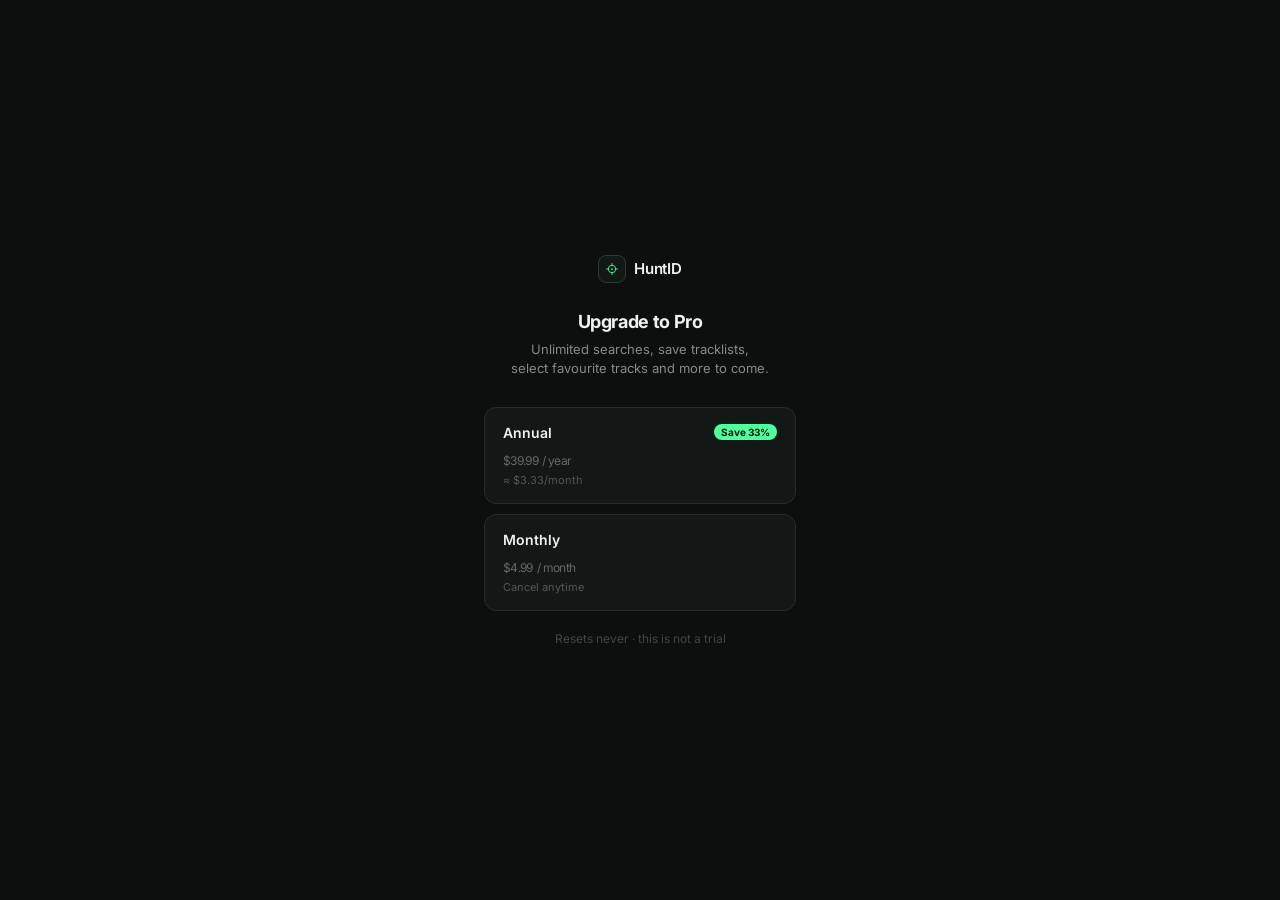
<file: checkout.html>
<!DOCTYPE html>
<html lang="en">
<head>
  <meta charset="UTF-8">
  <meta name="viewport" content="width=device-width, initial-scale=1.0">
  <title>HuntID — Upgrade to Pro</title>
  <link rel="icon" type="image/png" href="favicon.png?v=2" />
  <script src="https://cdn.paddle.com/paddle/v2/paddle.js"></script>
  <link href="https://fonts.googleapis.com/css2?family=Inter:wght@400;500;600;700&display=swap" rel="stylesheet" />
  <style>
    *, *::before, *::after { margin: 0; padding: 0; box-sizing: border-box; }
    body {
      font-family: "Inter", system-ui, sans-serif;
      background: #0b0f0d;
      color: #f0f0f0;
      min-height: 100vh;
      display: flex;
      align-items: center;
      justify-content: center;
      -webkit-font-smoothing: antialiased;
    }
    .wrap { text-align: center; padding: 24px; max-width: 360px; width: 100%; }
    .logo {
      display: inline-flex;
      align-items: center;
      gap: 8px;
      margin-bottom: 28px;
    }
    .logo-icon {
      width: 28px; height: 28px;
      background: #121815; border: 1px solid #2c3a34;
      border-radius: 8px;
      display: flex; align-items: center; justify-content: center;
    }
    .logo-name { font-weight: 600; font-size: 15px; letter-spacing: -0.01em; }
    h1 { font-size: 18px; font-weight: 700; letter-spacing: -0.02em; margin-bottom: 8px; }
    .sub { font-size: 13px; color: #888; margin-bottom: 28px; line-height: 1.5; }
    .plans { display: flex; flex-direction: column; gap: 10px; margin-bottom: 20px; }
    .plan {
      border: 1.5px solid #2a2a2a;
      border-radius: 12px;
      padding: 16px 18px;
      cursor: pointer;
      text-align: left;
      background: #121815;
      transition: border-color 160ms, background 160ms;
      position: relative;
    }
    .plan:hover { border-color: #4dff9e; background: #161e1a; }
    .plan-header { display: flex; align-items: center; justify-content: space-between; margin-bottom: 3px; }
    .plan-name { font-size: 14px; font-weight: 600; }
    .plan-badge {
      font-size: 10px; font-weight: 700;
      background: #4dff9e; color: #04140b;
      padding: 2px 7px; border-radius: 99px;
    }
    .plan-price { font-size: 22px; font-weight: 700; letter-spacing: -0.03em; }
    .plan-price span { font-size: 12px; font-weight: 400; color: #666; }
    .plan-note { font-size: 11px; color: #555; margin-top: 3px; }
    .hint { font-size: 12px; color: #444; }
    .err { font-size: 13px; color: #ff6b6b; margin-top: 16px; }
  </style>
</head>
<body>
  <div class="wrap">
    <div class="logo">
      <div class="logo-icon">
        <svg width="14" height="14" viewBox="0 0 128 128" fill="none" aria-hidden="true">
          <circle cx="64" cy="64" r="34" stroke="#4dff9e" stroke-width="8"/>
          <line x1="64" y1="14" x2="64" y2="34" stroke="#4dff9e" stroke-width="8" stroke-linecap="round"/>
          <line x1="64" y1="94" x2="64" y2="114" stroke="#4dff9e" stroke-width="8" stroke-linecap="round"/>
          <line x1="14" y1="64" x2="34" y2="64" stroke="#4dff9e" stroke-width="8" stroke-linecap="round"/>
          <line x1="94" y1="64" x2="114" y2="64" stroke="#4dff9e" stroke-width="8" stroke-linecap="round"/>
          <circle cx="64" cy="64" r="8" fill="#4dff9e"/>
        </svg>
      </div>
      <span class="logo-name">HuntID</span>
    </div>

    <h1>Upgrade to Pro</h1>
    <p class="sub">Unlimited searches, save tracklists,<br>select favourite tracks and more to come.</p>

    <div class="plans" id="plans">
      <div class="plan" id="plan-annual" onclick="startCheckout('annual')">
        <div class="plan-header">
          <span class="plan-name">Annual</span>
          <span class="plan-badge" id="badge-annual">Save 33%</span>
        </div>
        <div class="plan-price"><span id="price-annual">$39.99</span> <span>/ year</span></div>
        <div class="plan-note" id="note-annual">≈ $3.33/month</div>
      </div>
      <div class="plan" id="plan-monthly" onclick="startCheckout('monthly')">
        <div class="plan-header">
          <span class="plan-name">Monthly</span>
        </div>
        <div class="plan-price"><span id="price-monthly">$4.99</span> <span>/ month</span></div>
        <div class="plan-note">Cancel anytime</div>
      </div>
    </div>

    <p class="hint">Resets never · this is not a trial</p>
    <p class="err" id="err" style="display:none"></p>
  </div>

  <script>
    // Price IDs stay hardcoded on purpose. They are stable — repricing edits the
    // amount on the existing Paddle price entity and never changes the ID — and
    // this page must be able to take money even if the pricing endpoint is down.
    // Amounts are the volatile half and are fetched below.
    var PRICE_MONTHLY = "pri_01kt9kehxvwehw4mw8mav4gkcc";
    var PRICE_ANNUAL  = "pri_01kw72fcy8gbe5aahzfb9n9hpk";

    Paddle.Initialize({
      token: "live_d9fbf05058c411bda68c0d571c8",
      eventCallback: function (data) {
        if (data.name === "checkout.completed") {
          window.location.href = "/payment-success.html?status=success";
        }
      }
    });

    // Displayed amounts come from get-pricing, which reads them off Paddle, so a
    // reprice needs no deploy here. The markup ships with the current amounts as
    // the fallback: if this fails the page shows those and still charges
    // correctly, since Paddle owns the real number at checkout either way.
    fetch("https://qhyebkofqjgzmmkpyalb.supabase.co/functions/v1/get-pricing")
      .then(function (r) { return r.ok ? r.json() : null; })
      .then(function (p) {
        if (!p || !p.monthly || !p.annual) return;
        document.getElementById("price-monthly").textContent = p.monthly.amount;
        document.getElementById("price-annual").textContent = p.annual.amount;
        document.getElementById("note-annual").textContent = "≈ " + p.annual.monthly_equivalent + "/month";
        var badge = document.getElementById("badge-annual");
        // Hide rather than show "Save 0%" if the two plans ever price flat.
        if (p.annual.save_percent > 0) {
          badge.textContent = "Save " + p.annual.save_percent + "%";
        } else {
          badge.style.display = "none";
        }
      })
      .catch(function () {});

    var params = new URLSearchParams(window.location.search);
    var userId = params.get("user_id");
    var email  = params.get("email");

    function showError(msg) {
      document.getElementById("plans").style.display = "none";
      var el = document.getElementById("err");
      el.style.display = "block";
      el.textContent = msg;
    }

    if (!userId) {
      showError("Invalid checkout link. Please try again from the extension.");
    }

    function startCheckout(plan) {
      if (!userId) return;
      var priceId = plan === "annual" ? PRICE_ANNUAL : PRICE_MONTHLY;
      Paddle.Checkout.open({
        items: [{ priceId: priceId, quantity: 1 }],
        customer: email ? { email: decodeURIComponent(email) } : undefined,
        customData: { user_id: userId },
        settings: {
          successUrl: "https://huntid.app/payment-success.html?status=success",
          displayMode: "overlay",
          theme: "dark",
        }
      });
    }
  </script>
</body>
</html>
</file>
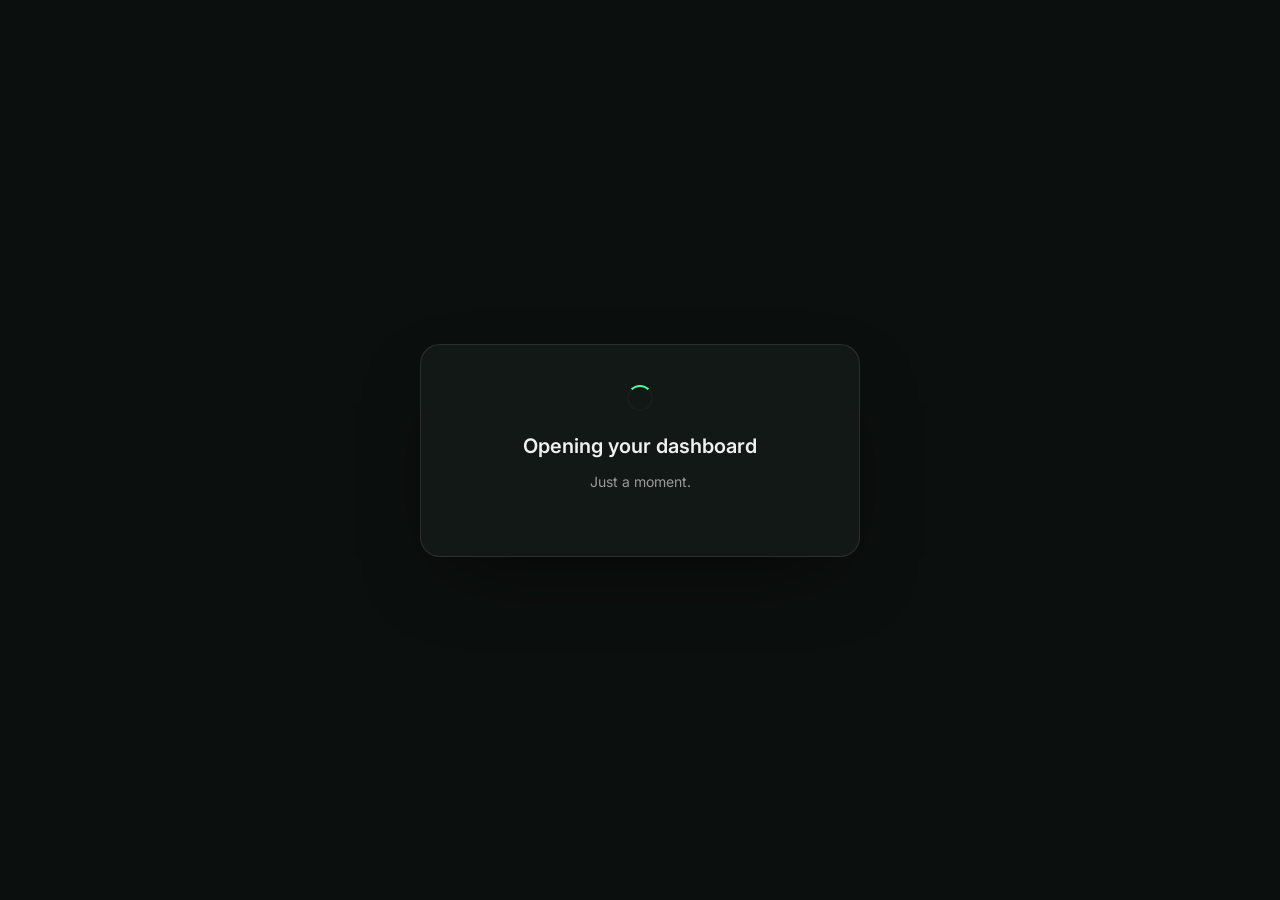
<file: dashboard.html>
<!doctype html>
<html lang="en">
<head>
<meta charset="utf-8" />
<title>HuntID — Dashboard</title>
<meta name="viewport" content="width=device-width,initial-scale=1" />
<meta name="robots" content="noindex" />
<link rel="icon" type="image/png" href="favicon.png?v=2" />
<link rel="preconnect" href="https://fonts.googleapis.com" />
<link rel="preconnect" href="https://fonts.gstatic.com" crossorigin />
<!-- The auth module is imported from inside an inline module script, so the
     browser would not discover it until that script parses. Start both the
     fetch and the Supabase connection now, alongside everything else. -->
<link rel="modulepreload" href="https://esm.sh/@supabase/supabase-js@2" />
<link rel="preconnect" href="https://qhyebkofqjgzmmkpyalb.supabase.co" crossorigin />
<script>
  // Settle the first paint before the body is even parsed. A session already
  // in storage means the shell is certainly right, so it goes up at once and
  // fills in; a handoff is a real exchange worth waiting on, and no session
  // at all means we do not know yet. showFull() drops the flag once the real
  // answer is in.
  (function () {
    var stored = false
    try { stored = !!localStorage.getItem("sb-qhyebkofqjgzmmkpyalb-auth-token") } catch (e) {}
    if (!stored || location.search.indexOf("handoff=") !== -1) {
      document.documentElement.className += " booting"
    }
  })()
</script>
<link href="https://fonts.googleapis.com/css2?family=Inter:wght@400;500;600;700&display=swap" rel="stylesheet" />
<style>
:root{/* Green v2, account surfaces (--app-*) */--bg:#0b0f0d;--surface:#121815;--surface-2:#161e1a;--surface-3:#161e1a;--accent:#4dff9e;--accent-soft:rgba(77,255,158,.1);--accent-strong:#9dffce;--on-accent:#04140b;--text:#f0f0f0;--text-dim:#9a9a9a;--text-faint:#666666;--border:rgba(255,255,255,.1);--border-strong:rgba(255,255,255,.2);--danger:#ff6b6b;--danger-soft:rgba(255,107,107,.12);--success:#4dff9e;--success-soft:rgba(77,255,158,.1)}
*,*::before,*::after{box-sizing:border-box}
html,body{margin:0;padding:0;height:100%}
body{font-family:"Inter",system-ui,sans-serif;background:var(--bg);color:var(--text);-webkit-font-smoothing:antialiased;line-height:1.5}
a{color:var(--accent);text-decoration:none}
a:hover{color:var(--accent-strong)}
button{font-family:inherit;cursor:pointer}
.mono{font-feature-settings:"tnum" 1;font-feature-settings:"tnum" 1}
.display{font-family:inherit;font-weight:600;letter-spacing:-0.025em}

.brand{display:inline-flex;align-items:center;gap:9px;font-family:inherit;font-weight:700;font-size:17px;letter-spacing:-0.02em}
.brand-mark{width:24px;height:24px;border-radius:7px;background:var(--surface);border:1px solid #2c3a34;display:inline-flex;align-items:center;justify-content:center;flex-shrink:0}
.brand .id{color:var(--accent)}

.btn{display:inline-flex;align-items:center;justify-content:center;gap:8px;height:40px;padding:0 18px;border:0;border-radius:10px;font-family:inherit;font-size:13.5px;font-weight:600;cursor:pointer;transition:background 160ms,border-color 160ms,color 160ms,transform 200ms cubic-bezier(.2,.9,.3,1.4)}
.btn-primary{background:var(--accent);color:var(--on-accent)}
.btn-primary:hover{background:var(--accent-strong);transform:translateY(-1px)}
.btn-outline{background:transparent;color:var(--text);border:1px solid var(--border-strong)}
.btn-outline:hover{background:var(--surface-2);border-color:var(--text-dim)}
.btn-danger{background:var(--danger-soft);color:var(--danger);border:1px solid rgba(239,68,68,0.35)}
.btn-danger:hover{background:rgba(239,68,68,0.18)}
.btn-block{width:100%}
.btn-sm{height:34px;padding:0 14px;font-size:12.5px}
.btn-google{background:#fff;color:#3c4043;border:1px solid #dadce0;height:48px;font-size:14.5px;font-weight:500;box-shadow:0 1px 3px rgba(0,0,0,0.12)}
.btn-google:hover{background:#f8f9fa;box-shadow:0 2px 8px rgba(0,0,0,0.18)}
.fnote{margin:18px 0 0!important;font-size:12.5px;color:var(--text-dim);line-height:1.5}
.fnote a{color:var(--accent);text-decoration:none}
.fnote a:hover{text-decoration:underline}
.btn:disabled{opacity:0.45;cursor:not-allowed;transform:none}

#app{position:fixed;inset:0;display:grid;grid-template-columns:264px 1fr;background:var(--bg);overflow:hidden}
.dsb{border-right:1px solid var(--border);background:#131313;display:flex;flex-direction:column;padding:22px 0 16px;overflow-y:auto}
.dsb-brand{padding:0 20px 26px}
.dsb-lbl{font-size:11px;font-weight:600;letter-spacing:0.06em;color:var(--text-faint);padding:0 20px 10px}
.dsb nav{display:flex;flex-direction:column;gap:2px;padding:0 12px}
.dnav{display:flex;align-items:center;gap:11px;width:100%;padding:9px 12px;border:0;border-radius:9px;background:none;font-family:inherit;font-size:13.5px;color:var(--text-dim);cursor:pointer;text-align:left;transition:background 140ms,color 140ms}
.dnav svg{flex-shrink:0;opacity:0.8}
.dnav .cnt{margin-left:auto;font-feature-settings:"tnum" 1;font-size:10.5px;color:var(--text-faint)}
.dnav:hover{background:var(--surface-2);color:var(--text)}
.dnav.on{background:var(--surface-3);color:var(--text);font-weight:500}
.dnav.on svg{color:var(--accent);opacity:1}
.dsb-out{padding:0 12px 14px;margin-bottom:14px;border-bottom:1px solid var(--border)}
.dnav-out{color:var(--text-faint)}
.dsb-signout{margin-top:auto;padding:14px 12px 0;border-top:1px solid var(--border)}
.dsb-signout .dnav:disabled{opacity:.5;cursor:default}
.dsb-foot{padding:18px 20px 0;font-feature-settings:"tnum" 1;font-size:9.5px;color:#5a5a5a;letter-spacing:0.06em;line-height:1.6}
.dburger{display:none;align-items:center;justify-content:center;width:38px;height:38px;margin-left:-9px;border:0;border-radius:9px;background:none;color:var(--text-dim);cursor:pointer;transition:background 140ms,color 140ms}
.dburger:hover{background:var(--surface-2);color:var(--text)}
.dscrim{position:fixed;inset:0;z-index:25;background:rgba(0,0,0,0.55);opacity:0;transition:opacity 200ms}
.dscrim[hidden]{display:none}
.dscrim.open{opacity:1}
/* Pre-script boot state, set on <html> before the body parses so the shell
   never flashes ahead of the answer. showFull() clears it. */
html.booting #full-handoff[hidden]{display:flex}
html.booting #app{visibility:hidden}

.dmain{display:flex;flex-direction:column;min-width:0;overflow:hidden}
.dtop{height:64px;flex-shrink:0;border-bottom:1px solid var(--border);display:flex;align-items:center;gap:14px;padding:0 28px}
.dtop .crumb{font-size:14.5px;color:var(--text-dim)}
.dtop .du{display:flex;align-items:center;gap:10px;margin-left:auto;font-size:13px;color:var(--text-dim)}
.dtop .av{width:28px;height:28px;border-radius:50%;background:var(--surface-3);border:1px solid var(--border-strong);display:flex;align-items:center;justify-content:center;font-family:inherit;font-weight:700;font-size:12px;color:var(--text)}
.dbody{flex:1;overflow-y:auto;padding:36px 28px 80px}
.dcol{max-width:840px;margin:0 auto;display:flex;flex-direction:column;gap:16px}
.dhead{display:flex;align-items:flex-end;justify-content:space-between;gap:16px;margin-bottom:4px}
.dhead h2{font-size:24px;font-family:inherit;font-weight:600;letter-spacing:-0.02em;margin:0}
.dhead p{margin:5px 0 0;font-size:13.5px;color:var(--text-faint)}
.dcard{background:var(--surface);border:1px solid var(--border);border-radius:14px;padding:22px 24px}
.dcard-lbl{font-size:11px;font-weight:700;letter-spacing:0.09em;text-transform:uppercase;color:var(--text-faint);margin-bottom:18px}
.kvs{display:flex;flex-direction:column;gap:14px}
.kvr{display:flex;align-items:baseline;justify-content:space-between;gap:14px}
.kvr .k{font-size:13.5px;color:var(--text-dim)}
.kvr .v{font-size:15px;font-weight:600;text-align:right}
.plan{font-size:23px;font-family:inherit;font-weight:600;letter-spacing:-0.015em;display:flex;align-items:center;gap:10px}
.pro-badge{font-feature-settings:"tnum" 1;font-size:9.5px;font-weight:600;letter-spacing:0.08em;background:var(--accent);color:var(--on-accent);padding:3px 8px;border-radius:999px}
.usage{margin-top:14px;font-size:13.5px;color:var(--text-dim)}
.usage b{color:var(--text)}
.reset{margin-top:10px;font-size:12.5px;color:var(--text-faint)}
.ptrack{margin-top:12px;height:8px;border-radius:999px;background:var(--surface-3);overflow:hidden}
.pfill{height:100%;background:var(--accent);border-radius:999px}
.perks{list-style:none;margin:16px 0 0;padding:0;display:flex;flex-direction:column;gap:9px}
.perks li{display:flex;gap:10px;align-items:flex-start;font-size:13.5px;color:var(--text-dim)}
.perks li::before{content:"";flex-shrink:0;width:14px;height:14px;margin-top:2px;background:var(--accent);-webkit-mask:url("data:image/svg+xml;utf8,<svg xmlns='http://www.w3.org/2000/svg' viewBox='0 0 24 24' fill='none' stroke='black' stroke-width='3' stroke-linecap='round' stroke-linejoin='round'><path d='M4 12.5l5.2 5.2L20 6.9'/></svg>") center/contain no-repeat;mask:url("data:image/svg+xml;utf8,<svg xmlns='http://www.w3.org/2000/svg' viewBox='0 0 24 24' fill='none' stroke='black' stroke-width='3' stroke-linecap='round' stroke-linejoin='round'><path d='M4 12.5l5.2 5.2L20 6.9'/></svg>") center/contain no-repeat}
.dnote{margin-top:13px;font-size:12.5px;color:var(--text-faint);line-height:1.5}

.rows{background:var(--surface);border:1px solid var(--border);border-radius:14px;overflow:hidden}
.rw{display:flex;align-items:center;gap:14px;padding:15px 20px;border-bottom:1px solid var(--border)}
.rows .rw:last-child{border-bottom:0}
.rw.clickable{cursor:pointer}
.rw.clickable:hover{background:var(--surface-2)}
.rw-main{min-width:0;flex:1}
.rw-art{width:44px;height:44px;flex-shrink:0;border-radius:8px;border:1px solid var(--border);background:var(--surface-2,rgba(255,255,255,.04)) center/cover no-repeat}
.rw-t{font-size:14px;font-weight:500;white-space:nowrap;overflow:hidden;text-overflow:ellipsis}
.rw-s{font-size:12px;color:var(--text-faint);margin-top:3px;display:flex;align-items:center;gap:8px;flex-wrap:wrap}
.rw-s .sep{color:var(--border-strong)}
.rw-s .src{display:inline-flex;align-items:center;gap:7px;min-width:0;max-width:100%;color:var(--text-faint)}
.rw-s .src:hover .mix{color:var(--text)}
.rw-s .tc{font-feature-settings:"tnum" 1;color:var(--accent)}
.rw-s .mix{white-space:nowrap;overflow:hidden;text-overflow:ellipsis;transition:color 140ms}
.buy a.on{color:var(--accent);border-color:var(--accent)}
.rw-s .fav-n{color:var(--accent)}
.rw-acts{display:flex;align-items:center;gap:6px;flex-shrink:0}
.ibtn{width:32px;height:32px;border:1px solid var(--border);border-radius:8px;background:transparent;color:var(--text-faint);display:flex;align-items:center;justify-content:center;cursor:pointer;transition:color 140ms,border-color 140ms,background 140ms}
.ibtn:hover{color:var(--text);border-color:var(--text-dim);background:var(--surface-2)}
.ibtn.dgr:hover{color:var(--danger);border-color:var(--danger);background:var(--danger-soft)}
.buy{display:flex;gap:5px}
.buy a{font-feature-settings:"tnum" 1;font-size:9.5px;letter-spacing:0.05em;text-transform:uppercase;color:var(--text-faint);border:1px solid var(--border);border-radius:6px;padding:5px 7px;transition:color 140ms,border-color 140ms}
.buy a:hover{color:var(--accent);border-color:var(--accent)}

.btbl{width:100%;border-collapse:collapse;font-size:13px}
.btbl th{background:var(--surface-2);font-feature-settings:"tnum" 1;font-size:9.5px;letter-spacing:0.1em;text-transform:uppercase;color:var(--text-faint);font-weight:500;padding:11px 20px;text-align:left;border-bottom:1px solid var(--border)}
.btbl td{padding:14px 20px;border-bottom:1px solid var(--border);color:var(--text-dim);vertical-align:middle}
.btbl tbody tr:last-child td{border-bottom:0}
.btbl td.amt{font-feature-settings:"tnum" 1;color:var(--text);text-align:right}
.st{font-feature-settings:"tnum" 1;font-size:9.5px;letter-spacing:0.06em;text-transform:uppercase;padding:4px 8px;border-radius:5px;border:1px solid var(--border);background:var(--surface-3);color:var(--text-dim)}
.st.ok{color:var(--success);border-color:rgba(74,222,128,0.3);background:var(--success-soft)}
.st.no{color:var(--danger);border-color:rgba(239,68,68,0.3);background:var(--danger-soft)}

.dempty{background:var(--surface);border:1px solid var(--border);border-radius:14px;padding:56px 32px;text-align:center}
.dempty h3{margin:0 0 8px;font-size:16px;font-weight:600;font-family:inherit}
.dempty p{margin:0 auto;font-size:13.5px;color:var(--text-dim);max-width:400px}
.dempty .hint{margin-top:16px;font-feature-settings:"tnum" 1;font-size:10.5px;letter-spacing:0.06em;text-transform:uppercase;color:var(--text-faint)}
.derror{border-color:rgba(239,68,68,0.35)}
.derror h3{color:var(--danger)}
.skel{background:var(--surface);border:1px solid var(--border);border-radius:14px;overflow:hidden}
.skel .sr{padding:19px 20px;border-bottom:1px solid var(--border);display:flex;flex-direction:column;gap:9px}
.skel .sr:last-child{border-bottom:0}
.sk{height:11px;border-radius:5px;background:linear-gradient(90deg,var(--surface-2) 0%,var(--surface-3) 50%,var(--surface-2) 100%);background-size:220% 100%;animation:shim 1.3s linear infinite}
@keyframes shim{from{background-position:120% 0}to{background-position:-120% 0}}

.dfull{position:fixed;inset:0;background:var(--bg);display:flex;align-items:center;justify-content:center;padding:28px;z-index:20}
.dfull[hidden]{display:none}
.fcard{width:100%;max-width:440px;background:var(--surface);border:1px solid var(--border);border-radius:20px;padding:40px 36px;text-align:center;box-shadow:0 30px 80px -30px rgba(0,0,0,0.6)}
.fcard .m{width:44px;height:44px;border-radius:12px;background:var(--surface);border:1px solid #2c3a34;display:flex;align-items:center;justify-content:center;margin:0 auto 22px}
.fcard h3{margin:0 0 10px;font-size:20px;font-family:inherit;font-weight:600}
.fcard p{margin:0 0 24px;font-size:14px;color:var(--text-dim)}
.spin{width:26px;height:26px;border-radius:50%;border:2px solid var(--surface-3);border-top-color:var(--accent);margin:0 auto 20px;animation:sp 800ms linear infinite}
@keyframes sp{to{transform:rotate(360deg)}}

.mask{position:fixed;inset:0;background:rgba(0,0,0,0.62);backdrop-filter:blur(2px);z-index:90;display:flex;align-items:center;justify-content:center;padding:24px}
.mask[hidden]{display:none}
.modal{width:100%;max-width:420px;background:var(--surface);border:1px solid var(--border-strong);border-radius:16px;padding:26px;box-shadow:0 40px 90px -30px rgba(0,0,0,0.8)}
.modal h3{margin:0 0 9px;font-size:17px;font-family:inherit;font-weight:600}
.modal p{margin:0;font-size:13.5px;color:var(--text-dim)}
.modal ul{margin:12px 0 0;padding-left:18px;font-size:13px;color:var(--text-dim);display:flex;flex-direction:column;gap:5px}
.modal .macts{display:flex;gap:10px;margin-top:22px}
.modal .macts .btn{flex:1}
.tconf{margin-top:18px}
.tconf label{display:block;font-size:12px;color:var(--text-faint);margin-bottom:7px}
.tconf input{width:100%;height:42px;background:var(--bg);border:1px solid var(--border-strong);border-radius:9px;color:var(--text);font-feature-settings:"tnum" 1;font-size:13px;padding:0 13px;outline:none}
.tconf input:focus{border-color:var(--accent)}
.toast{position:fixed;bottom:28px;left:50%;transform:translateX(-50%);background:var(--surface-3);border:1px solid var(--border-strong);border-radius:9px;padding:10px 16px;font-size:12.5px;z-index:95;box-shadow:0 16px 40px -12px rgba(0,0,0,0.7);transition:opacity 200ms}
.toast[hidden]{display:none}
/* No room for a sidebar on a phone: it becomes a drawer behind the burger
   in the top bar, which is the navigation a phone user goes looking for
   without having to be shown it. */
@media(max-width:820px){
  #app{grid-template-columns:1fr}
  .dsb{position:fixed;top:0;left:0;bottom:0;width:272px;max-width:82vw;z-index:30;transform:translateX(-100%);transition:transform 220ms cubic-bezier(.4,0,.2,1)}
  .dsb.open{transform:none}
  .dburger{display:inline-flex}
  .dtop{padding:0 16px;gap:10px}
  #email-label{display:none}
  .dbody{padding:24px 16px 64px}
  .rw{padding:14px 16px}
  /* A favourite carries three store links plus two icon buttons, none of
     which shrink — on a phone that left the track name a single letter.
     Name takes its own line, the buttons sit under it. */
  .rw-stack{flex-wrap:wrap;gap:11px;align-items:flex-start}
  /* basis 0, not auto: a long track name sets a wide basis and flex breaks
     the line before it shrinks, dropping the buttons onto a row of their own. */
  .rw-stack .rw-main{order:1;flex:1 1 0}
  .rw-stack .rw-t{white-space:normal}
  .rw-stack .rw-acts{order:2;margin-left:auto}
  .rw-stack .buy{order:3;flex:1 1 100%;flex-wrap:wrap;gap:6px}
  .rw-stack .buy a{font-size:10.5px;padding:7px 10px}
  .rw-stack .ibtn{width:38px;height:38px}
  /* Four columns do not fit a phone — Status was cut off past the right
     edge and Description broke over four lines. Each charge becomes a
     block: what it was, then when, how much, and whether it went through. */
  .btbl,.btbl tbody{display:block}
  .btbl thead{display:none}
  .btbl tr{display:flex;flex-wrap:wrap;align-items:center;gap:9px;padding:14px 16px;border-bottom:1px solid var(--border)}
  .btbl tbody tr:last-child{border-bottom:0}
  .btbl td{display:block;padding:0;border:0}
  .btbl td:nth-child(2){order:1;flex:1 1 100%;color:var(--text)}
  .btbl td:nth-child(1){order:2;font-size:12.5px;color:var(--text-faint)}
  .btbl td.amt{order:3;margin-left:auto}
  .btbl td:nth-child(4){order:4}
}
@media(prefers-reduced-motion:reduce){.dsb,.dscrim{transition:none}}
</style>
</head>
<body>

<div id="app">
  <aside class="dsb">
    <div class="dsb-brand brand"><span class="brand-mark"><svg width="13" height="13" viewBox="0 0 14 14" fill="none"><circle cx="7" cy="7" r="5.5" stroke="#4dff9e" stroke-width="1.4"></circle><path d="M7 1.5V4 M7 10v2.5 M1.5 7H4 M10 7h2.5" stroke="#4dff9e" stroke-width="1.4" stroke-linecap="round"></path><circle cx="7" cy="7" r="1.2" fill="#4dff9e"></circle></svg></span>Hunt<span class="id">ID</span></div>
    <div class="dsb-out">
      <a href="/" class="dnav dnav-out"><svg width="16" height="16" viewBox="0 0 16 16" fill="none" stroke="currentColor" stroke-width="1.4"><path d="M2.8 7.6 8 3.2l5.2 4.4" stroke-linecap="round" stroke-linejoin="round"></path><path d="M4.2 7.4v5.4h7.6V7.4" stroke-linecap="round" stroke-linejoin="round"></path></svg>Homepage</a>
    </div>
    <div class="dsb-lbl">Dashboard</div>
    <nav id="dnav">
      <button type="button" class="dnav on" data-sec="account"><svg width="16" height="16" viewBox="0 0 16 16" fill="none" stroke="currentColor" stroke-width="1.4"><circle cx="8" cy="5.5" r="2.6"></circle><path d="M2.8 13.6c0-2.5 2.3-4 5.2-4s5.2 1.5 5.2 4" stroke-linecap="round"></path></svg>Account</button>
      <button type="button" class="dnav" data-sec="saved"><svg width="16" height="16" viewBox="0 0 16 16" fill="none" stroke="currentColor" stroke-width="1.4"><path d="M4 2.8h8v10.4L8 10.3l-4 2.9V2.8z" stroke-linejoin="round"></path></svg>Saved tracklists<span class="cnt" data-cnt="saved"></span></button>
      <button type="button" class="dnav" data-sec="fav"><svg width="16" height="16" viewBox="0 0 16 16" fill="none" stroke="currentColor" stroke-width="1.4"><path d="M8 13.2S2.4 9.9 2.4 6.3A2.9 2.9 0 0 1 8 5.1a2.9 2.9 0 0 1 5.6 1.2c0 3.6-5.6 6.9-5.6 6.9z" stroke-linejoin="round"></path></svg>Favourites<span class="cnt" data-cnt="fav"></span></button>
      <button type="button" class="dnav" data-sec="analyzed"><svg width="16" height="16" viewBox="0 0 16 16" fill="none" stroke="currentColor" stroke-width="1.4"><path d="M2 6.5c1.3-1.6 2.7-1.6 4 0s2.7 1.6 4 0 2.7-1.6 4 0M2 10.5c1.3-1.6 2.7-1.6 4 0s2.7 1.6 4 0 2.7-1.6 4 0" stroke-linecap="round"></path></svg>Analyzed mixes<span class="cnt" data-cnt="analyzed"></span></button>
      <button type="button" class="dnav" data-sec="billing"><svg width="16" height="16" viewBox="0 0 16 16" fill="none" stroke="currentColor" stroke-width="1.4"><rect x="3" y="2.4" width="10" height="11.2" rx="1.6"></rect><path d="M5.6 5.6h4.8M5.6 8h4.8M5.6 10.4h2.8" stroke-linecap="round"></path></svg>Billing history<span class="cnt" data-cnt="billing"></span></button>
    </nav>
    <div class="dsb-signout">
      <button type="button" class="dnav dnav-out" id="signout-btn" title="Signs you out on this device. Your data stays as it is."><svg width="16" height="16" viewBox="0 0 16 16" fill="none" stroke="currentColor" stroke-width="1.4" stroke-linecap="round" stroke-linejoin="round"><path d="M6.4 2.8H3.6a.8.8 0 0 0-.8.8v8.8a.8.8 0 0 0 .8.8h2.8"></path><path d="M10.4 5.2 13.2 8l-2.8 2.8M13.2 8H6.4"></path></svg>Sign out</button>
    </div>
    <div class="dsb-foot">huntid.app/dashboard</div>
  </aside>

  <div class="dscrim" id="dscrim" hidden></div>

  <div class="dmain">
    <div class="dtop">
      <button type="button" class="dburger" id="dburger" aria-label="Open menu" aria-expanded="false" aria-controls="dnav">
        <svg width="20" height="20" viewBox="0 0 20 20" fill="none" stroke="currentColor" stroke-width="1.6" stroke-linecap="round"><path d="M3 6h14M3 10h14M3 14h14"></path></svg>
      </button>
      <span class="crumb" id="crumb">Account</span>
      <div class="du" id="du" hidden><span class="av" id="av"></span><span id="email-label"></span></div>
    </div>
    <div class="dbody"><div class="dcol" id="dcol"><div class="skel"><div class="sr"><div class="sk" style="width:48%"></div><div class="sk" style="width:26%;height:9px"></div></div><div class="sr"><div class="sk" style="width:55%"></div><div class="sk" style="width:26%;height:9px"></div></div><div class="sr"><div class="sk" style="width:62%"></div><div class="sk" style="width:26%;height:9px"></div></div></div></div></div>
  </div>
</div>

<!-- Full-screen states live OUTSIDE #app on purpose: showFull() hides #app via
     visibility:hidden, which is inherited by descendants — nesting these
     inside #app would hide them along with everything else. -->
<div class="dfull" id="full-handoff" hidden>
  <div class="fcard"><div class="spin"></div><h3>Opening your dashboard</h3><p>Just a moment.</p></div>
</div>
<div class="dfull" id="full-noaccess" hidden>
  <div class="fcard">
    <div class="m"><svg width="22" height="22" viewBox="0 0 14 14" fill="none"><circle cx="7" cy="7" r="5.5" stroke="#4dff9e" stroke-width="1.4"></circle><path d="M7 1.5V4 M7 10v2.5 M1.5 7H4 M10 7h2.5" stroke="#4dff9e" stroke-width="1.4" stroke-linecap="round"></path><circle cx="7" cy="7" r="1.2" fill="#4dff9e"></circle></svg></div>
    <h3 id="noaccess-title">Welcome back</h3>
    <p id="noaccess-sub">Sign in to reach your saved tracklists, favourites and billing.</p>
    <div id="noaccess-auth">
      <button type="button" class="btn btn-google btn-block" id="google-signin">
        <svg width="18" height="18" viewBox="0 0 18 18" fill="none" xmlns="http://www.w3.org/2000/svg" aria-hidden="true">
          <path d="M17.64 9.2c0-.637-.057-1.251-.164-1.84H9v3.481h4.844c-.209 1.125-.843 2.078-1.796 2.717v2.258h2.908c1.702-1.567 2.684-3.875 2.684-6.615z" fill="#4285F4"></path>
          <path d="M9 18c2.43 0 4.467-.806 5.956-2.184l-2.908-2.258c-.806.54-1.837.86-3.048.86-2.344 0-4.328-1.584-5.036-3.711H.957v2.332C2.438 15.983 5.482 18 9 18z" fill="#34A853"></path>
          <path d="M3.964 10.707A5.41 5.41 0 0 1 3.682 9c0-.593.102-1.17.282-1.707V4.961H.957A8.996 8.996 0 0 0 0 9c0 1.452.348 2.827.957 4.039l3.007-2.332z" fill="#FBBC05"></path>
          <path d="M9 3.58c1.321 0 2.508.454 3.44 1.345l2.582-2.58C13.463.891 11.426 0 9 0 5.482 0 2.438 2.017.957 4.961L3.964 7.293C4.672 5.166 6.656 3.58 9 3.58z" fill="#EA4335"></path>
        </svg>
        Continue with Google
      </button>
      <p class="fnote">No account yet? <a href="/">Find a tracklist on huntid.app</a> — the account is created as you go. Extension users: sign in with the same Google account and your data is already here.</p>
    </div>
  </div>
</div>
<div class="dfull" id="full-failed" hidden>
  <div class="fcard">
    <h3>Couldn't load your data</h3>
    <p>You are signed in, but the server didn't respond. No need to sign in again — just try the request once more.</p>
    <button type="button" class="btn btn-primary btn-block" id="retry-btn">Retry</button>
  </div>
</div>

<div class="mask" id="mask" hidden><div class="modal" id="modal"></div></div>
<div class="toast" id="toast" hidden></div>

<script type="module">
import { createClient } from "https://esm.sh/@supabase/supabase-js@2"

const SUPABASE_URL = "https://qhyebkofqjgzmmkpyalb.supabase.co"
const SUPABASE_ANON_KEY = "eyJhbGciOiJIUzI1NiIsInR5cCI6IkpXVCJ9.eyJpc3MiOiJzdXBhYmFzZSIsInJlZiI6InFoeWVia29mcWpnem1ta3B5YWxiIiwicm9sZSI6ImFub24iLCJpYXQiOjE3Nzk0NTc1NTksImV4cCI6MjA5NTAzMzU1OX0.jaCLLf65tHmWOfN6CFTDDNfToqaF-Ody0LTJsuPt_E8"

// Must stay in sync with extension/popup/lib/constants.ts (PAYWALL_START, FREE_SEARCH_LIMIT)
const PAYWALL_START = "2026-08-01"
const FREE_SEARCH_LIMIT = 10

const supabase = createClient(SUPABASE_URL, SUPABASE_ANON_KEY)

const $ = (sel) => document.querySelector(sel)
const col = $("#dcol"), crumb = $("#crumb"), mask = $("#mask"), modal = $("#modal"), toastEl = $("#toast")
let sec = "account", profile = null, authUser = null

const T = { account: "Account", saved: "Saved tracklists", fav: "Favourites", analyzed: "Analyzed mixes", billing: "Billing history" }
const esc = (s) => String(s ?? "").replace(/&/g, "&amp;").replace(/</g, "&lt;")
const attr = (s) => esc(s).replace(/"/g, "&quot;")
// Store search breaks on punctuation like the em dash: send bare words only, same as the extension's buyLinks.ts.
const searchWords = (s) => String(s ?? "").replace(/[^\p{L}\p{N}\s]/gu, " ").split(/\s+/).filter(Boolean)
const searchQuery = (artist, title) => encodeURIComponent([...searchWords(artist), ...searchWords(title)].join(" "))
const icoExt = '<svg width="14" height="14" viewBox="0 0 14 14" fill="none" stroke="currentColor" stroke-width="1.4"><path d="M5.5 2.5H2.5v9h9v-3" stroke-linecap="round"></path><path d="M8.5 2.5h3v3M11.5 2.5L7 7" stroke-linecap="round"></path></svg>'
const icoTrash = '<svg width="14" height="14" viewBox="0 0 14 14" fill="none" stroke="currentColor" stroke-width="1.4"><path d="M2.8 4.2h8.4M5.6 4.2V2.8h2.8v1.4M4 4.2l.5 7h5l.5-7" stroke-linecap="round" stroke-linejoin="round"></path></svg>'
const icoCopy = '<svg width="14" height="14" viewBox="0 0 14 14" fill="none" stroke="currentColor" stroke-width="1.4"><rect x="5" y="5" width="6.5" height="6.5" rx="1.3"></rect><path d="M9 4.2V3.8A1.3 1.3 0 0 0 7.7 2.5H3.8A1.3 1.3 0 0 0 2.5 3.8v3.9A1.3 1.3 0 0 0 3.8 9h.4" stroke-linecap="round"></path></svg>'

function skeleton(n) {
  let h = '<div class="skel">'
  for (let i = 0; i < n; i++) h += '<div class="sr"><div class="sk" style="width:' + (48 + (i * 7) % 34) + '%"></div><div class="sk" style="width:26%;height:9px"></div></div>'
  return h + "</div>"
}
function emptyBlock(title, body, hint) {
  return '<div class="dempty"><h3>' + title + "</h3><p>" + body + "</p>" + (hint ? '<div class="hint">' + hint + "</div>" : "") + "</div>"
}
function errBlock(what, retryFn) {
  const id = "retry-" + Math.random().toString(36).slice(2)
  setTimeout(() => { const b = document.getElementById(id); if (b) b.onclick = retryFn }, 0)
  return '<div class="dempty derror"><h3>This section didn’t load</h3><p>We couldn’t fetch ' + what + '. Other sections still work — try again.</p><div style="margin-top:20px"><button type="button" id="' + id + '" class="btn btn-outline btn-sm">Retry</button></div></div>'
}
function head(title, note) {
  return '<div class="dhead"><div><h2>' + title + "</h2>" + (note ? "<p>" + note + "</p>" : "") + "</div></div>"
}
function toast(msg) {
  toastEl.textContent = msg
  toastEl.hidden = false
  clearTimeout(toast._t)
  toast._t = setTimeout(() => { toastEl.hidden = true }, 1800)
}
function closeModal() { mask.hidden = true; modal.innerHTML = "" }
mask.addEventListener("click", (e) => { if (e.target === mask) closeModal() })

// ---------- mobile drawer ----------

const sidebar = document.querySelector(".dsb")
const scrim = $("#dscrim")
const burger = $("#dburger")

function setMenu(open) {
  sidebar.classList.toggle("open", open)
  burger.setAttribute("aria-expanded", open ? "true" : "false")
  if (open) {
    scrim.hidden = false
    requestAnimationFrame(() => scrim.classList.add("open")) // hidden→false must paint first to animate
  } else {
    scrim.classList.remove("open")
    setTimeout(() => { if (!sidebar.classList.contains("open")) scrim.hidden = true }, 200)
  }
}

burger.onclick = () => setMenu(!sidebar.classList.contains("open"))
scrim.onclick = () => setMenu(false)
document.addEventListener("keydown", (e) => { if (e.key === "Escape") { setMenu(false); closeModal() } })

// ---------- boot: handoff exchange or existing session ----------

function showFull(which) {
  document.documentElement.classList.remove("booting")
  document.getElementById("full-handoff").hidden = which !== "handoff"
  document.getElementById("full-noaccess").hidden = which !== "noaccess"
  document.getElementById("full-failed").hidden = which !== "failed"
  document.getElementById("app").style.visibility = which ? "hidden" : "visible"
}

// Web sign-in. The extension handoff below is the second way in, not the only
// one — a session created here is an ordinary Supabase session and boot()
// picks it up on the redirect back.
document.getElementById("google-signin").onclick = async (e) => {
  const btn = e.currentTarget
  btn.disabled = true
  const { error } = await supabase.auth.signInWithOAuth({
    provider: "google",
    options: { redirectTo: window.location.origin + "/dashboard" },
  })
  if (error) {
    btn.disabled = false
    toast("Couldn't start sign-in. Try again.")
  }
}

async function boot() {
  const params = new URLSearchParams(window.location.search)
  const handoffToken = params.get("handoff")

  if (handoffToken) {
    // A real exchange with the server — this one is worth waiting on.
    showFull("handoff")
    try {
      const res = await fetch(`${SUPABASE_URL}/functions/v1/exchange-dashboard-handoff`, {
        method: "POST",
        headers: { "Content-Type": "application/json", apikey: SUPABASE_ANON_KEY },
        body: JSON.stringify({ token: handoffToken }),
      })
      history.replaceState(null, "", window.location.pathname)
      if (!res.ok) {
        // Expired / already used / never existed — not a network problem, just
        // no legal way in. S3, not S4.
        showFull("noaccess")
        return
      }
      const { access_token, refresh_token } = await res.json()
      const { data, error } = await supabase.auth.setSession({ access_token, refresh_token })
      if (error) { showFull("noaccess"); return }
      authUser = data.session?.user ?? null
    } catch {
      showFull("failed")
      return
    }
  } else {
    const { data: { session } } = await supabase.auth.getSession()
    if (!session) { showFull("noaccess"); return }
    authUser = session.user
  }

  await loadDashboard()
}

async function loadDashboard() {
  // The session already carries the user, and every query below is checked
  // against the JWT server-side anyway, so asking the server who we are
  // would only be another round trip before anything can paint.
  const user = authUser
  if (!user) { showFull("noaccess"); return }

  const selectProfile = () => supabase
    .from("users")
    .select("email, created_at, plan")
    .eq("id", user.id)
    .maybeSingle()

  let { data: row, error: profileError } = await selectProfile()

  // public.users is populated client-side on first login — there is no trigger
  // on auth.users — so a first web sign-in arrives here with no row yet.
  if (!profileError && !row) {
    await supabase.from("users").insert({ id: user.id, email: user.email })
    ;({ data: row, error: profileError } = await selectProfile())
  }

  if (profileError || !row) { showFull("failed"); return }

  profile = { id: user.id, email: row.email, memberSince: row.created_at, plan: row.plan, subscription: null, searchCount: 0, usageLoaded: false }

  showFull(null)
  $("#av").textContent = (profile.email[0] || "?").toUpperCase()
  $("#email-label").textContent = profile.email
  $("#du").hidden = false

  document.getElementById("dnav").addEventListener("click", (e) => {
    const b = e.target.closest(".dnav")
    if (b) { go(b.dataset.sec); setMenu(false) }
  })
  document.getElementById("retry-btn").onclick = () => { showFull("handoff"); loadDashboard() }
  document.getElementById("signout-btn").onclick = async (e) => {
    e.currentTarget.disabled = true
    // Local scope: a global sign-out also ends the extension's session and any other open dashboard.
    await supabase.auth.signOut({ scope: "local" })
    // The dashboard belongs to a signed-in visitor, so there is nothing to
    // sit on once the session is gone.
    window.location.href = "/"
  }

  render()

  // Usage and the sidebar counts are not needed to put the dashboard on
  // screen, so they land in what is already there rather than holding it back.
  const usage = profile.plan === "pro"
    ? fetchSubscriptionStatus().then((s) => { profile.subscription = s })
    : fetchSearchCount(user.id).then((c) => { profile.searchCount = c })

  usage.then(() => {
    profile.usageLoaded = true
    if (sec === "account") render()
  })
  refreshCounts()
}

function go(next) { sec = next; render() }

async function refreshCounts() {
  const [{ data: saved }, { data: fav }] = await Promise.all([
    supabase.from("saved_tracklists").select("id"),
    supabase.from("favourite_tracks").select("id"),
  ])
  const counts = { saved: saved?.length ?? 0, fav: fav?.length ?? 0, analyzed: 0, billing: profile.plan === "pro" ? "" : 0 }
  document.querySelectorAll("[data-cnt]").forEach((el) => { el.textContent = counts[el.dataset.cnt] })
}

function render() {
  crumb.textContent = T[sec]
  document.querySelectorAll("#dnav .dnav").forEach((b) => b.classList.toggle("on", b.dataset.sec === sec))
  const views = { account: viewAccount, saved: viewSaved, fav: viewFav, analyzed: viewAnalyzed, billing: viewBilling }
  col.innerHTML = skeleton(3)
  views[sec]()
}

// ---------- Account (+ Subscription, merged per the flow spec) ----------

function viewAccount() {
  const memberSince = new Date(profile.memberSince).toLocaleDateString("en-US", { month: "long", year: "numeric" })
  let html = head("Account") +
    '<div class="dcard"><div class="dcard-lbl">Account</div><div class="kvs">' +
    '<div class="kvr"><span class="k">Email</span><span class="v">' + esc(profile.email) + '</span></div>' +
    '<div class="kvr"><span class="k">Member since</span><span class="v">' + esc(memberSince) + '</span></div>' +
    '</div></div>' +
    subscriptionCard() +
    '<div class="dcard"><div class="dcard-lbl">Delete account</div>' +
    '<button type="button" class="btn btn-danger btn-block" id="delete-account-btn">Delete my account</button>' +
    '<div class="dnote">This permanently deletes your account, saved tracklists, favourite tracks and search history. It cannot be undone.</div></div>'
  col.innerHTML = html
  document.getElementById("delete-account-btn").onclick = confirmDeleteAccount
  const upgradeBtn = document.getElementById("upgrade-btn")
  if (upgradeBtn) upgradeBtn.onclick = () => {
    const url = new URL("https://huntid.app/checkout.html")
    url.searchParams.set("user_id", profile.id)
    if (profile.email) url.searchParams.set("email", profile.email)
    window.location.href = url.toString()
  }
  const downgradeBtn = document.getElementById("downgrade-btn")
  if (downgradeBtn) downgradeBtn.onclick = confirmDowngrade
  const resumeBtn = document.getElementById("resume-btn")
  if (resumeBtn) resumeBtn.onclick = handleResume
}

async function fetchSubscriptionStatus() {
  try {
    const { data: { session } } = await supabase.auth.getSession()
    const res = await fetch(`${SUPABASE_URL}/functions/v1/get-subscription-status`, {
      headers: { Authorization: `Bearer ${session.access_token}`, apikey: SUPABASE_ANON_KEY },
    })
    if (!res.ok) return null
    const data = await res.json()
    return data.found ? data : null
  } catch {
    return null
  }
}

// Same formula as extension/popup/lib/supabase.ts's getSessionStatus() and
// search-tracklist's own paywall check: unique found sc_urls since PAYWALL_START.
async function fetchSearchCount(userId) {
  const { data } = await supabase
    .from("searches")
    .select("sc_url")
    .eq("user_id", userId)
    .eq("result_status", "found")
    .gte("created_at", PAYWALL_START)
  return new Set((data ?? []).map((r) => r.sc_url)).size
}

// Same list as the Pro card on the landing's pricing.
const PRO_PERKS = [
  "Unlimited searches across 900K+ tracklists",
  "Clickable timecodes and Now Playing",
  "Saved tracklists and favourites",
  "Buy links: Beatport, Bandcamp, Traxsource",
]
const perksList = '<ul class="perks">' + PRO_PERKS.map((p) => "<li>" + esc(p) + "</li>").join("") + "</ul>"

function subscriptionCard() {
  if (profile.plan === "pro") {
    const sub = profile.subscription
    const renews = sub?.currentPeriodEnd
      ? new Date(sub.currentPeriodEnd).toLocaleDateString("en-US", { month: "long", day: "numeric", year: "numeric" })
      : null

    if (sub?.cancelAtPeriodEnd) {
      const endsOn = sub.scheduledChangeEffectiveAt
        ? new Date(sub.scheduledChangeEffectiveAt).toLocaleDateString("en-US", { month: "long", day: "numeric", year: "numeric" })
        : renews
      return '<div class="dcard"><div class="dcard-lbl">Subscription</div><div class="plan">Pro<span class="pro-badge">PRO</span></div>' +
        perksList +
        '<div class="reset">Pro until ' + esc(endsOn ?? "the end of this period") + ', then the Free plan</div>' +
        '<div style="margin-top:20px"><button type="button" class="btn btn-primary" id="resume-btn">Keep Pro</button></div>' +
        '<div class="dnote">Changed your mind? Keep Pro to cancel the downgrade — this only works before ' + esc(endsOn ?? "the period ends") + '.</div></div>'
    }

    return '<div class="dcard"><div class="dcard-lbl">Subscription</div><div class="plan">Pro<span class="pro-badge">PRO</span></div>' +
      perksList +
      (renews ? '<div class="reset">Renews on ' + esc(renews) + '</div>' : "") +
      '<div style="margin-top:20px"><button type="button" class="btn btn-outline" id="downgrade-btn">Downgrade to Free</button></div>' +
      '<div class="dnote">Billed through Paddle. You keep Pro until the current period ends, then move to Free automatically.</div></div>'
  }
  const used = profile.searchCount ?? 0
  const pct = profile.usageLoaded ? Math.min(100, Math.round((used / FREE_SEARCH_LIMIT) * 100)) : 0
  // Until the count is in, say nothing rather than a confident zero.
  const usedLabel = profile.usageLoaded ? used + " / " + FREE_SEARCH_LIMIT : "…"
  return '<div class="dcard"><div class="dcard-lbl">Subscription</div><div class="plan">Free plan</div>' +
    '<div class="usage">Searches used: <b>' + usedLabel + '</b></div>' +
    '<div class="ptrack"><div class="pfill" style="width:' + pct + '%"></div></div>' +
    '<div style="margin-top:20px"><button type="button" class="btn btn-primary" id="upgrade-btn">Upgrade to Pro</button></div>' +
    '<div class="dnote">Pro removes the search limit. Billed through Paddle, cancel anytime.</div></div>'
}

function confirmDowngrade() {
  modal.innerHTML = "<h3>Downgrade to the Free plan?</h3>" +
    "<p>You'll keep Pro (unlimited searches) until your current billing period ends, then move to Free automatically.</p>" +
    '<p style="margin-top:10px;color:var(--text-faint);font-size:12.5px">You can undo this anytime before then from this same screen.</p>' +
    '<div class="macts"><button type="button" class="btn btn-outline" data-x="cancel">Keep Pro</button><button type="button" class="btn btn-danger" data-x="ok">Downgrade to Free</button></div>'
  mask.hidden = false
  modal.querySelector('[data-x="cancel"]').onclick = closeModal
  modal.querySelector('[data-x="ok"]').onclick = async () => {
    const btn = modal.querySelector('[data-x="ok"]')
    btn.disabled = true
    btn.textContent = "Downgrading…"
    try {
      const { data: { session } } = await supabase.auth.getSession()
      const res = await fetch(`${SUPABASE_URL}/functions/v1/cancel-subscription`, {
        method: "POST",
        headers: { Authorization: `Bearer ${session.access_token}`, apikey: SUPABASE_ANON_KEY },
      })
      if (!res.ok) throw new Error("cancel failed")
      closeModal()
      toast("Downgrade scheduled")
      profile.subscription = await fetchSubscriptionStatus()
      viewAccount()
    } catch {
      closeModal()
      toast("Couldn’t downgrade — try again")
    }
  }
}

async function handleResume() {
  const btn = document.getElementById("resume-btn")
  if (btn) { btn.disabled = true; btn.textContent = "Keeping Pro…" }
  try {
    const { data: { session } } = await supabase.auth.getSession()
    const res = await fetch(`${SUPABASE_URL}/functions/v1/resume-subscription`, {
      method: "POST",
      headers: { Authorization: `Bearer ${session.access_token}`, apikey: SUPABASE_ANON_KEY },
    })
    if (!res.ok) throw new Error("resume failed")
    toast("You're staying on Pro")
    profile.subscription = await fetchSubscriptionStatus()
    viewAccount()
  } catch {
    toast("Couldn’t undo the downgrade — try again")
    if (btn) { btn.disabled = false; btn.textContent = "Keep Pro" }
  }
}

function confirmDeleteAccount() {
  modal.innerHTML = '<h3 style="color:var(--danger)">Delete your account permanently?</h3><p>This permanently removes:</p>' +
    "<ul><li>your account and Google connection</li><li>saved tracklists and favourite tracks</li><li>search history and subscription</li></ul>" +
    '<div class="tconf"><label>Type DELETE to confirm</label><input id="tc" autocomplete="off" spellcheck="false" placeholder="DELETE"/></div>' +
    '<div class="macts"><button type="button" class="btn btn-outline" data-x="cancel">Cancel</button><button type="button" class="btn btn-danger" data-x="ok" disabled>Delete account</button></div>'
  mask.hidden = false
  const inp = modal.querySelector("#tc"), ok = modal.querySelector('[data-x="ok"]')
  inp.oninput = () => { ok.disabled = inp.value.trim().toUpperCase() !== "DELETE" }
  inp.focus()
  modal.querySelector('[data-x="cancel"]').onclick = closeModal
  ok.onclick = async () => {
    modal.innerHTML = '<h3>Deleting your account</h3><p>This can no longer be cancelled. It takes a few seconds.</p><div class="spin" style="margin:22px auto 0"></div>'
    try {
      const { data: { session } } = await supabase.auth.getSession()
      const res = await fetch(`${SUPABASE_URL}/functions/v1/delete-account`, {
        method: "POST",
        headers: { Authorization: `Bearer ${session.access_token}`, apikey: SUPABASE_ANON_KEY },
      })
      if (!res.ok) throw new Error("delete failed")
      await supabase.auth.signOut()
      closeModal()
      showFull("noaccess")
      document.getElementById("noaccess-title").textContent = "Your account has been deleted"
      document.getElementById("noaccess-sub").textContent = "All your HuntID data has been permanently removed."
      document.getElementById("noaccess-auth").style.display = "none"
    } catch {
      modal.innerHTML = '<h3 style="color:var(--danger)">Something went wrong</h3><p>Your account was not deleted. Please try again.</p>' +
        '<div class="macts"><button type="button" class="btn btn-outline btn-block" data-x="close">Close</button></div>'
      modal.querySelector('[data-x="close"]').onclick = closeModal
    }
  }
}

// ---------- Saved tracklists ----------

async function viewSaved() {
  const [{ data, error }, { data: favs }] = await Promise.all([
    supabase.from("saved_tracklists").select("*").order("saved_at", { ascending: false }),
    supabase.from("favourite_tracks").select("sc_url"),
  ])
  if (error) { col.innerHTML = head("Saved tracklists") + errBlock("your saved tracklists", viewSaved); return }
  const mixKey = (u) => String(u || "").split("?")[0].replace(/\/+$/, "").replace(/^https?:\/\/(www\.|m\.)?/, "").toLowerCase()
  const favCount = {}
  ;(favs ?? []).forEach((f) => { const k = mixKey(f.sc_url); favCount[k] = (favCount[k] || 0) + 1 })
  if (!data.length) {
    col.innerHTML = head("Saved tracklists") + emptyBlock(
      "No saved tracklists yet",
      "You save a tracklist from the HuntID extension while listening to a mix on SoundCloud — it shows up here automatically.",
      "saving happens in the extension"
    )
    return
  }
  let h = head("Saved tracklists", data.length + " tracklist" + (data.length === 1 ? "" : "s")) + '<div class="rows">'
  data.forEach((x) => {
    const title = x.mix_title || x.sc_url
    const nFav = favCount[mixKey(x.sc_url)] || 0
    const favNote = nFav ? '<span class="sep">·</span><span class="fav-n">♥ ' + nFav + " favourite" + (nFav === 1 ? "" : "s") + "</span>" : ""
    h += '<div class="rw clickable" data-open="' + esc(x.sc_url) + '"><div class="rw-art" data-art="' + attr(x.sc_url) + '"></div><div class="rw-main"><div class="rw-t">' + esc(title) + '</div>' +
      '<div class="rw-s"><span>saved ' + new Date(x.saved_at).toLocaleDateString() + '</span>' + favNote + '</div></div>' +
      '<div class="rw-acts"><a class="ibtn" href="' + esc(x.sc_url) + '" target="_blank" rel="noreferrer" title="Open mix on SoundCloud" onclick="event.stopPropagation()">' + icoExt + '</a>' +
      '<button type="button" class="ibtn dgr" title="Delete" data-del="' + x.id + '" data-name="' + esc(title) + '">' + icoTrash + '</button></div></div>'
  })
  col.innerHTML = h + "</div>"
  col.querySelectorAll("[data-open]").forEach((el) => el.addEventListener("click", () => window.open(el.dataset.open, "_blank")))
  col.querySelectorAll("[data-del]").forEach((el) => el.addEventListener("click", (e) => {
    e.stopPropagation()
    confirmDelete("saved_tracklists", el.dataset.del, "tracklist", el.dataset.name, viewSaved)
  }))
  loadArtwork([...col.querySelectorAll("[data-art]")])
}

// Mix artwork from SoundCloud's public oEmbed. SoundCloud rate-limits it per IP
// (an empty 202 once tripped), so ask two at a time and remember what we got.
const ART_KEY = "huntid_art_v1"
function loadArtwork(els) {
  let cache = {}
  try { cache = JSON.parse(localStorage.getItem(ART_KEY) || "{}") } catch {}
  const paint = (el, url) => { if (url) el.style.backgroundImage = 'url("' + url.replace(/["\\]/g, "") + '")' }
  const queue = []
  els.forEach((el) => {
    const u = el.dataset.art
    if (!/^https:\/\/(www\.|m\.)?soundcloud\.com\//.test(u)) return
    if (u in cache) paint(el, cache[u]); else queue.push(el)
  })
  const save = () => { try { localStorage.setItem(ART_KEY, JSON.stringify(cache)) } catch {} }
  const next = async () => {
    const el = queue.shift()
    if (!el) return
    const u = el.dataset.art
    try {
      const res = await fetch("https://soundcloud.com/oembed?format=json&url=" + encodeURIComponent(u))
      if (res.status === 200) {
        const o = await res.json()
        const thumb = (o.thumbnail_url || "").replace(/-(t500x500|t300x300)(\.\w+)$/, "-large$2")
        cache[u] = /^https:\/\//.test(thumb) ? thumb : ""
        save()
        paint(el, cache[u])
      }
    } catch {}
    return next()
  }
  next(); next()
}

// ---------- Favourite tracks ----------

async function viewFav() {
  const { data, error } = await supabase.from("favourite_tracks").select("*").order("saved_at", { ascending: false })
  if (error) { col.innerHTML = head("Favourites") + errBlock("your favourite tracks", viewFav); return }
  if (!data.length) {
    col.innerHTML = head("Favourites") + emptyBlock(
      "No favourite tracks yet",
      "You heart a track in the extension, inside a mix tracklist on SoundCloud.",
      "liking happens in the extension"
    )
    return
  }
  let h = head("Favourites", data.length + " track" + (data.length === 1 ? "" : "s")) + '<div class="rows">'
  data.forEach((x) => {
    const name = x.artist + " — " + x.title
    const q = searchQuery(x.artist, x.title)
    // Same line as the extension: timecode and the mix it came from, opening the mix at that moment.
    const mixUrl = /^https:\/\/(www\.|m\.)?soundcloud\.com\//.test(x.sc_url || "") ? x.sc_url : ""
    const at = mixUrl && /^\d{1,2}(:\d{2}){1,2}$/.test(x.timecode || "") ? mixUrl + "#t=" + x.timecode : mixUrl
    const src = (x.timecode ? '<span class="tc">' + esc(x.timecode) + "</span>" : "") +
      '<span class="mix">' + esc(x.mix_title || x.sc_url || "") + "</span>"
    const from = at
      ? '<a class="src" href="' + attr(at) + '" target="_blank" rel="noreferrer" title="Open the mix at this moment">' + src + "</a>"
      : '<span class="src">' + src + "</span>"
    // A confirmed store link (saved by the extension) beats a blind search.
    const store = (label, direct, search) => direct && /^https:\/\//.test(direct)
      ? '<a class="on" href="' + attr(direct) + '" target="_blank" rel="noreferrer" title="Open on ' + label + '">' + label + "</a>"
      : '<a href="' + search + '" target="_blank" rel="noreferrer" title="Search on ' + label + '">' + label + "</a>"
    h += '<div class="rw rw-stack"><div class="rw-main"><div class="rw-t">' + esc(name) + '</div><div class="rw-s">' + from + '<span class="sep">·</span><span>saved ' + new Date(x.saved_at).toLocaleDateString() + '</span></div></div>' +
      '<div class="buy">' + store("Beatport", x.beatport_url, "https://www.beatport.com/search?q=" + q) +
      store("Bandcamp", x.bandcamp_url, "https://bandcamp.com/search?q=" + q + "&amp;item_type=") +
      store("Discogs", null, "https://www.discogs.com/search/?q=" + q) + '</div>' +
      '<div class="rw-acts"><button type="button" class="ibtn" title="Copy track name" data-copy="' + esc(name) + '">' + icoCopy + '</button>' +
      '<button type="button" class="ibtn dgr" title="Delete" data-del="' + x.id + '" data-name="' + esc(name) + '">' + icoTrash + '</button></div></div>'
  })
  col.innerHTML = h + "</div>"
  col.querySelectorAll("[data-copy]").forEach((el) => el.addEventListener("click", () => {
    navigator.clipboard?.writeText(el.dataset.copy)
    toast("Track name copied")
  }))
  col.querySelectorAll("[data-del]").forEach((el) => el.addEventListener("click", () => {
    confirmDelete("favourite_tracks", el.dataset.del, "track", el.dataset.name, viewFav)
  }))
}

function confirmDelete(table, id, kind, name, reload) {
  modal.innerHTML = "<h3>Delete this " + kind + "?</h3><p>" + esc(name) + "</p>" +
    '<p style="margin-top:10px;color:var(--text-faint);font-size:12.5px">This can’t be undone, but you can save it again from the extension.</p>' +
    '<div class="macts"><button type="button" class="btn btn-outline" data-x="cancel">Cancel</button><button type="button" class="btn btn-danger" data-x="ok">Delete</button></div>'
  mask.hidden = false
  modal.querySelector('[data-x="cancel"]').onclick = closeModal
  modal.querySelector('[data-x="ok"]').onclick = async () => {
    const { error } = await supabase.from(table).delete().eq("id", id)
    closeModal()
    if (error) { toast("Couldn’t delete — try again"); return }
    toast(kind.charAt(0).toUpperCase() + kind.slice(1) + " deleted")
    await refreshCounts()
    reload()
  }
}

// ---------- Analyzed mixes (feature not shipped yet — always empty) ----------

function viewAnalyzed() {
  col.innerHTML = head("Analyzed mixes") + emptyBlock(
    "No analyzed mixes yet",
    "This list fills up once “Analyze this mix” ships in the extension.",
    "coming soon"
  )
}

// ---------- Billing history ----------

async function viewBilling() {
  if (profile.plan !== "pro") {
    col.innerHTML = head("Billing history") + emptyBlock(
      "No charges yet",
      "The log is empty on the free plan. This table appears after your first Pro payment.",
      "no payments"
    )
    return
  }
  try {
    const { data: { session } } = await supabase.auth.getSession()
    const res = await fetch(`${SUPABASE_URL}/functions/v1/get-billing-history`, {
      headers: { Authorization: `Bearer ${session.access_token}`, apikey: SUPABASE_ANON_KEY },
    })
    if (!res.ok) throw new Error("billing fetch failed")
    const { rows } = await res.json()
    if (!rows.length) {
      col.innerHTML = head("Billing history") + emptyBlock("No charges yet", "Nothing has been billed on this subscription yet.")
      return
    }
    let h = head("Billing history", "charge log · rows are not clickable") +
      '<div class="rows"><table class="btbl"><thead><tr><th>Date</th><th>Description</th><th style="text-align:right">Amount</th><th>Status</th></tr></thead><tbody>'
    rows.forEach((x) => {
      const ok = x.status === "paid"
      h += "<tr><td>" + new Date(x.date).toLocaleDateString() + "</td><td>" + esc(x.description) + '</td><td class="amt">' + esc(x.amount ?? "—") + '</td><td><span class="st ' + (ok ? "ok" : "no") + '">' + (ok ? "Paid" : esc(x.status)) + "</span></td></tr>"
    })
    col.innerHTML = h + "</tbody></table></div>"
  } catch {
    col.innerHTML = head("Billing history") + errBlock("your billing history", viewBilling)
  }
}

boot()
</script>
</body>
</html>
</file>
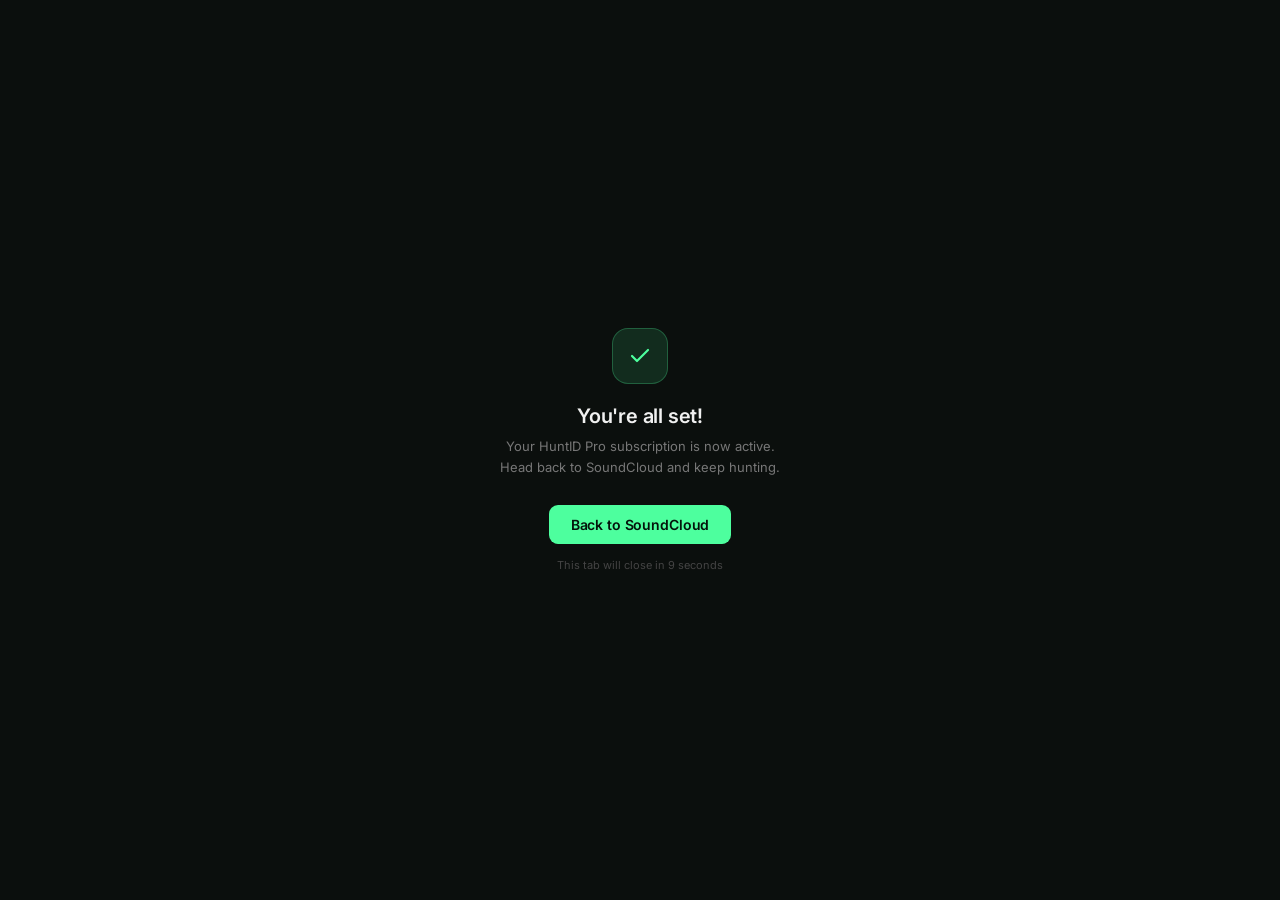
<file: payment-success.html>
<!DOCTYPE html>
<html lang="en">
<head>
  <meta charset="UTF-8">
  <meta name="viewport" content="width=device-width, initial-scale=1.0">
  <title>HuntID — Payment</title>
  <link rel="icon" type="image/png" href="favicon.png?v=2" />
  <link href="https://fonts.googleapis.com/css2?family=Inter:wght@400;500;600;700&display=swap" rel="stylesheet" />
  <style>
    *, *::before, *::after { margin: 0; padding: 0; box-sizing: border-box; }
    body {
      font-family: "Inter", system-ui, sans-serif;
      background: #0b0f0d;
      color: #f0f0f0;
      min-height: 100vh;
      display: flex;
      align-items: center;
      justify-content: center;
      -webkit-font-smoothing: antialiased;
    }
    .card { text-align: center; max-width: 340px; padding: 40px 24px; }
    .icon {
      width: 56px; height: 56px;
      border-radius: 16px;
      display: flex; align-items: center; justify-content: center;
      margin: 0 auto 20px;
    }
    .icon.success { background: rgba(77,255,158,0.12); border: 1px solid rgba(77,255,158,0.25); }
    .icon.fail    { background: rgba(255,255,255,0.06); border: 1px solid rgba(255,255,255,0.1); }
    h1 { font-size: 20px; font-weight: 600; margin-bottom: 8px; letter-spacing: -0.01em; }
    .sub { font-size: 13px; color: #777; line-height: 1.55; margin-bottom: 28px; }
    .btn {
      display: inline-block;
      padding: 11px 22px;
      background: #4dff9e;
      color: #04140b;
      border-radius: 9px;
      text-decoration: none;
      font-weight: 600;
      font-size: 14px;
      letter-spacing: -0.01em;
    }
    .timer { font-size: 11px; color: #444; margin-top: 14px; }
  </style>
</head>
<body>
  <div class="card">
    <div class="icon success" id="icon">
      <svg id="icon-svg" width="24" height="24" viewBox="0 0 24 24" fill="none"
           stroke="#4dff9e" stroke-width="2.2" stroke-linecap="round" stroke-linejoin="round">
        <path d="M20 6L9 17l-5-5"/>
      </svg>
    </div>
    <h1 id="title">You're all set!</h1>
    <p class="sub" id="sub">Your HuntID Pro subscription is now active. Head back to SoundCloud and keep hunting.</p>
    <a href="https://soundcloud.com" class="btn">Back to SoundCloud</a>
    <p class="timer" id="timer"></p>
  </div>

  <script>
    const status = new URLSearchParams(window.location.search).get("status");

    if (status === "failed") {
      document.getElementById("icon").className = "icon fail";
      document.getElementById("icon-svg").setAttribute("stroke", "#555");
      document.getElementById("icon-svg").innerHTML =
        '<line x1="18" y1="6" x2="6" y2="18"/><line x1="6" y1="6" x2="18" y2="18"/>';
      document.getElementById("title").textContent = "Payment failed";
      document.getElementById("sub").textContent =
        "Something went wrong. Please try again from the HuntID extension.";
    }

    let secs = 10;
    const timer = document.getElementById("timer");
    timer.textContent = "This tab will close in " + secs + " seconds";
    const iv = setInterval(function () {
      secs--;
      if (secs <= 0) {
        clearInterval(iv);
        window.close();
      } else {
        timer.textContent = "This tab will close in " + secs + " seconds";
      }
    }, 1000);
  </script>
</body>
</html>
</file>
<file: huntid.css>
/* HuntID Design System, Green v2 — canonical CSS.
   Verbatim copy of <style id="huntid-ds"> from "HuntID Design System (Green).html"
   (claude.ai/design). Do not edit here: change it in the design project and re-copy. */
/* ===== 1. TOKENS ===== */
:root{
/* surfaces: страницы сайта (нейтральные серые) */
--bg:#181818;--panel:#222222;--panel-2:#1c1c1c;
/* surfaces: UI расширения / продукта (зелёный подтон) */
--ext-bg:#0d1310;--ext-head:#0a0e0c;--ext-bar:#121815;--ext-item:#101613;--ext-line:#1f2723;--ext-row-line:#1a2119;--ext-muted:#7d8b84;--ext-dim:#9aa8a1;--ext-faint:#4d5a53;
/* surfaces: аккаунт / дашборд (зелёный подтон, темнее) */
--app-bg:#0b0f0d;--app-panel:#121815;--app-panel-2:#161e1a;
/* lines */
--line:rgba(255,255,255,.1);--line-strong:rgba(255,255,255,.2);
/* accent */
--accent:#4dff9e;--accent-2:#9dffce;--accent-soft:rgba(77,255,158,.1);--accent-border:rgba(77,255,158,.3);--accent-deep:#1fae6b;--accent-deep-soft:rgba(31,174,107,.16);
--on-accent:#04140b;
/* status */
--warn:#ffd166;--warn-soft:rgba(255,209,102,.12);--danger:#ff6b6b;--danger-soft:rgba(255,107,107,.12);
/* SoundCloud: только для отсылок к SC, не как акцент бренда */
--sc:#ff5500;--sc-soft:rgba(255,85,0,.12);
/* text */
--text:#f0f0f0;--text-strong:#ffffff;--text-dim:#9a9a9a;--text-faint:#666666;
/* type */
--sans:"Inter",system-ui,sans-serif;
/* radius */
--r-lg:24px;--r-md:16px;--r-btn:9px;--r-sm:8px;--r-xs:5px;--r-pill:999px;
/* layout */
--wrap:1180px;--wrap-app:1500px;--gutter:24px;--nav-h:66px;--section-y:96px;--h-lg:620px;
/* shadow */
--sh-pop:0 12px 36px rgba(0,0,0,.5);--sh-mock:0 28px 60px -20px rgba(0,0,0,.7);
/* motion */
--ease:cubic-bezier(.2,.6,.2,1);--ease-out:cubic-bezier(.2,.8,.3,1);--t-fast:150ms;--t-base:180ms;--t-reveal:600ms;
}
/* ===== 2. BASE ===== */
*,*::before,*::after{box-sizing:border-box}
body{margin:0;background:var(--bg);color:var(--text);font-family:var(--sans);font-size:16px;line-height:1.55;-webkit-font-smoothing:antialiased}
h1,h2,h3,h4{font-weight:600;letter-spacing:-.01em;line-height:1.08;margin:0;text-wrap:balance}
p{margin:0;text-wrap:pretty}
a{color:var(--accent);text-decoration:none}
a:hover{color:var(--accent-2)}
button{font:inherit;color:inherit;background:none;border:0;cursor:pointer}
.tnum{font-feature-settings:"tnum" 1}
.wrap{max-width:var(--wrap);margin:0 auto;padding:0 var(--gutter)}
/* ===== 3. TYPE SCALE ===== */
.t-display{font-size:clamp(42px,5.2vw,64px);line-height:1.03;letter-spacing:-.03em;font-weight:700;color:var(--text-strong)}
.t-h2{font-size:clamp(38px,4.8vw,60px);line-height:1.08;font-weight:600}
.t-h3{font-size:clamp(30px,3.1vw,44px);line-height:1.1;letter-spacing:-.022em;font-weight:600;color:var(--text-strong)}
.t-h4{font-size:19px;line-height:1.2;font-weight:600}
.t-lede{font-size:17px;color:var(--text-dim);max-width:52ch}
.t-body{font-size:15px;color:var(--text)}
.t-small{font-size:13.5px;color:var(--text-dim)}
.t-meta{font-size:12px;color:var(--text-faint)}
.eyebrow{display:block;font-size:12px;font-weight:600;text-transform:uppercase;letter-spacing:.12em;color:var(--accent);margin-bottom:14px}
.hl{color:var(--accent)}
.mark-accent{background:var(--accent);color:var(--on-accent);padding:2px 10px;border-radius:6px;box-decoration-break:clone;-webkit-box-decoration-break:clone}
/* ===== 4. BRAND ===== */
.brand{display:flex;align-items:center;gap:10px;font-weight:700;font-size:18px;color:var(--text)}
.brand em{font-style:normal;color:var(--accent)}
.mk{width:26px;height:26px;display:grid;place-items:center;flex-shrink:0}
/* ===== 5. BUTTONS ===== */
.btn{display:inline-flex;align-items:center;justify-content:center;gap:9px;height:46px;padding:0 22px;border-radius:var(--r-btn);font-weight:500;font-size:14.5px;white-space:nowrap;border:0;outline:0;transition:background var(--t-base),border-color var(--t-base),color var(--t-base)}
.btn-sm{height:38px;padding:0 16px;font-size:13.5px}
.btn-lg{height:52px;padding:0 26px;font-size:15px}
.btn-block{width:100%}
.btn-p{background:var(--accent);color:var(--on-accent);font-weight:600}
.btn-p:hover{background:var(--accent-2);color:var(--on-accent)}
.btn-g{border:1px solid var(--line-strong);color:var(--text)}
.btn-g:hover{border-color:var(--accent);color:var(--accent)}
.btn-t{color:var(--text-dim)}
.btn-t:hover{color:var(--text)}
.btn-d{border:1px solid rgba(255,107,107,.4);color:var(--danger)}
.btn-d:hover{background:var(--danger-soft)}
.btn[disabled]{opacity:.45;pointer-events:none}
.arr{transition:transform var(--t-base)}
.btn:hover .arr{transform:translateX(3px)}
.ibtn{width:32px;height:32px;border-radius:var(--r-sm);border:1px solid var(--line);color:var(--text-dim);display:grid;place-items:center}
.ibtn:hover{color:var(--text);border-color:var(--line-strong)}
/* ===== 6. CHIPS / TAGS ===== */
.chip{display:inline-flex;align-items:center;gap:6px;height:24px;padding:0 9px;border-radius:var(--r-pill);font-size:11px;font-weight:600;letter-spacing:.04em;text-transform:uppercase;white-space:nowrap}
.chip-a{background:var(--accent-soft);color:var(--accent);border:1px solid rgba(77,255,158,.28)}
.chip-n{background:rgba(255,255,255,.06);color:var(--text-dim);border:1px solid var(--line)}
.chip-w{background:var(--warn-soft);color:var(--warn);border:1px solid rgba(255,209,102,.3)}
.chip-d{background:var(--danger-soft);color:var(--danger);border:1px solid rgba(255,107,107,.32)}
.tagpill{display:inline-block;font-size:9px;letter-spacing:.06em;text-transform:uppercase;background:var(--accent);color:var(--on-accent);padding:3px 8px;border-radius:var(--r-pill);font-weight:600;line-height:1.4}
.tagpill-w{background:#fff;color:var(--on-accent)}
.feat-tag{display:inline-flex;align-items:center;gap:7px;font-size:10.5px;letter-spacing:.09em;text-transform:uppercase;color:var(--text-dim);border:1px solid var(--line);border-radius:var(--r-pill);padding:5px 11px}
.feat-tag .dot{width:6px;height:6px;border-radius:50%;background:var(--accent)}
.live{display:inline-flex;align-items:center;gap:7px;font-size:10.5px;letter-spacing:.1em;text-transform:uppercase;color:var(--accent);border:1px solid var(--accent-border);background:var(--accent-soft);border-radius:var(--r-pill);padding:5px 12px}
.live i{width:6px;height:6px;border-radius:50%;background:var(--accent);animation:hid-pulse 1.6s ease-in-out infinite}
.tc{font-size:10px;color:var(--accent);border:1px solid rgba(77,255,158,.25);background:var(--accent-soft);border-radius:var(--r-xs);padding:3px 7px;font-feature-settings:"tnum" 1}
.tc.on{background:var(--accent);color:var(--on-accent);font-weight:600}
.step-dot{width:34px;height:34px;border-radius:10px;background:var(--accent-soft);border:1px solid rgba(77,255,158,.32);color:var(--accent);font-size:13px;font-weight:700;display:flex;align-items:center;justify-content:center}
/* ===== 7. CARDS ===== */
.card{background:var(--panel);border:1px solid var(--line);border-radius:var(--r-md);padding:28px;transition:border-color var(--t-base)}
.card:hover{border-color:var(--line-strong)}
.card-lg{border-radius:var(--r-lg)}
.card-hi{border-color:var(--accent);background:var(--panel-2)}
.stat-num{font-size:46px;font-weight:700;color:var(--accent);letter-spacing:-.01em;line-height:1}
.stat-num span{font-size:24px;font-weight:600}
/* pricing */
.pc{background:var(--panel);border:1px solid var(--line);border-radius:var(--r-md);padding:30px;display:flex;flex-direction:column}
.pc.hi{border-color:var(--accent);background:var(--panel-2)}
.pc-top{display:flex;align-items:center;justify-content:space-between;gap:8px;margin-bottom:6px}
.pc-name{font-size:11px;letter-spacing:.1em;text-transform:uppercase;color:var(--text-faint);font-weight:600}
.pc.hi .pc-name{color:var(--accent)}
.amt{font-size:42px;font-weight:700;letter-spacing:-.02em;line-height:1.05;margin:14px 0 4px}
.amt small{font-size:14px;font-weight:500;color:var(--text-faint)}
.amt-save{font-size:11px;color:var(--accent);background:var(--accent-soft);padding:2px 8px;border-radius:var(--r-pill);font-weight:600}
.plist{list-style:none;margin:22px 0 24px;padding:0;display:flex;flex-direction:column;gap:11px;flex:1}
.plist li{display:flex;gap:10px;align-items:flex-start;font-size:13.5px}
.plist li::before{content:"";flex-shrink:0;width:15px;height:15px;margin-top:2px;background:var(--accent);-webkit-mask:url("data:image/svg+xml;utf8,<svg xmlns='http://www.w3.org/2000/svg' viewBox='0 0 24 24' fill='none' stroke='black' stroke-width='3' stroke-linecap='round' stroke-linejoin='round'><path d='M4 12.5l5.2 5.2L20 6.9'/></svg>") center/contain no-repeat;mask:url("data:image/svg+xml;utf8,<svg xmlns='http://www.w3.org/2000/svg' viewBox='0 0 24 24' fill='none' stroke='black' stroke-width='3' stroke-linecap='round' stroke-linejoin='round'><path d='M4 12.5l5.2 5.2L20 6.9'/></svg>") center/contain no-repeat}
/* ===== 8. EXTENSION SHELL (popup / mocks) ===== */
.ext{background:var(--ext-bg);border:1px solid var(--line);border-radius:var(--r-md);overflow:hidden;box-shadow:var(--sh-mock)}
.ext-h{height:46px;display:flex;align-items:center;gap:10px;padding:0 16px;background:var(--ext-head);border-bottom:1px solid var(--ext-line)}
.ext-h .n{font-weight:700;font-size:14px;color:#fff}
.ext-h .n em{font-style:normal;color:var(--accent)}
.ext-h .x{flex:1;min-width:0;font-size:11px;color:var(--ext-muted);text-align:right;white-space:nowrap;overflow:hidden;text-overflow:ellipsis}
.ext-bar{display:flex;align-items:center;justify-content:space-between;padding:10px 16px;border-bottom:1px solid var(--ext-line);font-size:10.5px;color:var(--ext-muted);text-transform:uppercase;letter-spacing:.06em;background:var(--ext-bar)}
.ext-bar b{color:var(--accent);background:var(--accent-soft);padding:2px 7px;border-radius:var(--r-xs);font-weight:500;font-size:10px;text-transform:none;letter-spacing:0}
.tl-row{display:grid;grid-template-columns:22px 44px 1fr;align-items:center;gap:10px;padding:11px 16px;border-bottom:1px solid var(--ext-row-line);font-size:12.5px}
.tl-row .n{font-size:9.5px;color:var(--ext-faint);text-align:right;font-feature-settings:"tnum" 1}
.tl-row .t{font-size:11px;color:var(--accent);font-feature-settings:"tnum" 1}
.tl-row .t.empty{color:var(--ext-faint)}
.tl-row .mt{min-width:0;white-space:nowrap;overflow:hidden;text-overflow:ellipsis;color:var(--ext-dim)}
.tl-row.on{background:var(--accent-soft)}
.tl-row.on .n{color:var(--accent)}
.tl-row.on .mt{color:#fff;font-weight:600}
.tl-row.unknown{opacity:.5}
.ext-btn{width:100%;height:44px;border-radius:var(--r-btn);background:var(--accent);color:var(--on-accent);font-weight:600;font-size:14px;display:inline-flex;align-items:center;justify-content:center;gap:8px}
.ext-status{font-size:11px;color:var(--ext-muted);display:inline-flex;align-items:center;gap:8px}
.ext-status .ok{width:6px;height:6px;border-radius:50%;background:var(--accent)}
/* ===== 9. NAV / FAQ / DROPDOWN ===== */
.nav{position:sticky;top:0;z-index:60;background:rgba(11,15,13,.9);backdrop-filter:blur(12px);border-bottom:1px solid var(--line)}
.nav-row{display:flex;align-items:center;gap:16px;height:var(--nav-h)}
.nav-links{display:flex;gap:26px;font-size:14px;margin-left:18px}
.nav-links a{color:var(--text-dim)}
.nav-links a:hover{color:var(--text)}
.nav-links a.on{color:var(--text)}
.faq{border-top:1px solid var(--line)}
.faq details{border-bottom:1px solid var(--line)}
.faq summary{list-style:none;cursor:pointer;padding:22px 0;display:flex;align-items:center;gap:16px;font-weight:500;font-size:18px}
.faq summary::-webkit-details-marker{display:none}
.faq summary::after{content:"+";margin-left:auto;color:var(--accent);font-size:20px;transition:transform 160ms}
.faq details[open] summary::after{transform:rotate(45deg)}
.faq details p{padding:0 0 22px;color:var(--text-dim);font-size:15px;max-width:64ch}
.dd{background:var(--app-panel);border:1px solid var(--line);border-radius:12px;padding:5px;min-width:156px;box-shadow:var(--sh-pop);display:flex;flex-direction:column;gap:1px}
.dd a{display:flex;padding:9px 12px;border-radius:var(--r-sm);font-size:13.5px;color:var(--text-dim)}
.dd a:hover{background:rgba(255,255,255,.06);color:var(--text)}
.dd a.on{color:var(--accent)}
/* ===== 10. MOTION ===== */
.rv{opacity:0;transform:translateY(16px);transition:opacity var(--t-reveal) var(--ease),transform var(--t-reveal) var(--ease)}
.rv.in{opacity:1;transform:none}
.eq{display:inline-flex;align-items:flex-end;gap:2px;height:13px}
.eq i{width:2px;background:var(--accent);border-radius:1px;animation:hid-eq 1s ease-in-out infinite}
.eq i:nth-child(2){animation-delay:-.2s}.eq i:nth-child(3){animation-delay:-.55s}
@keyframes hid-eq{0%,100%{height:3px}50%{height:12px}}
@keyframes hid-pulse{0%,100%{opacity:1;transform:scale(1)}50%{opacity:.35;transform:scale(.75)}}
@media (prefers-reduced-motion:reduce){*{animation:none!important;transition:none!important}.rv{opacity:1;transform:none}}
</file>
